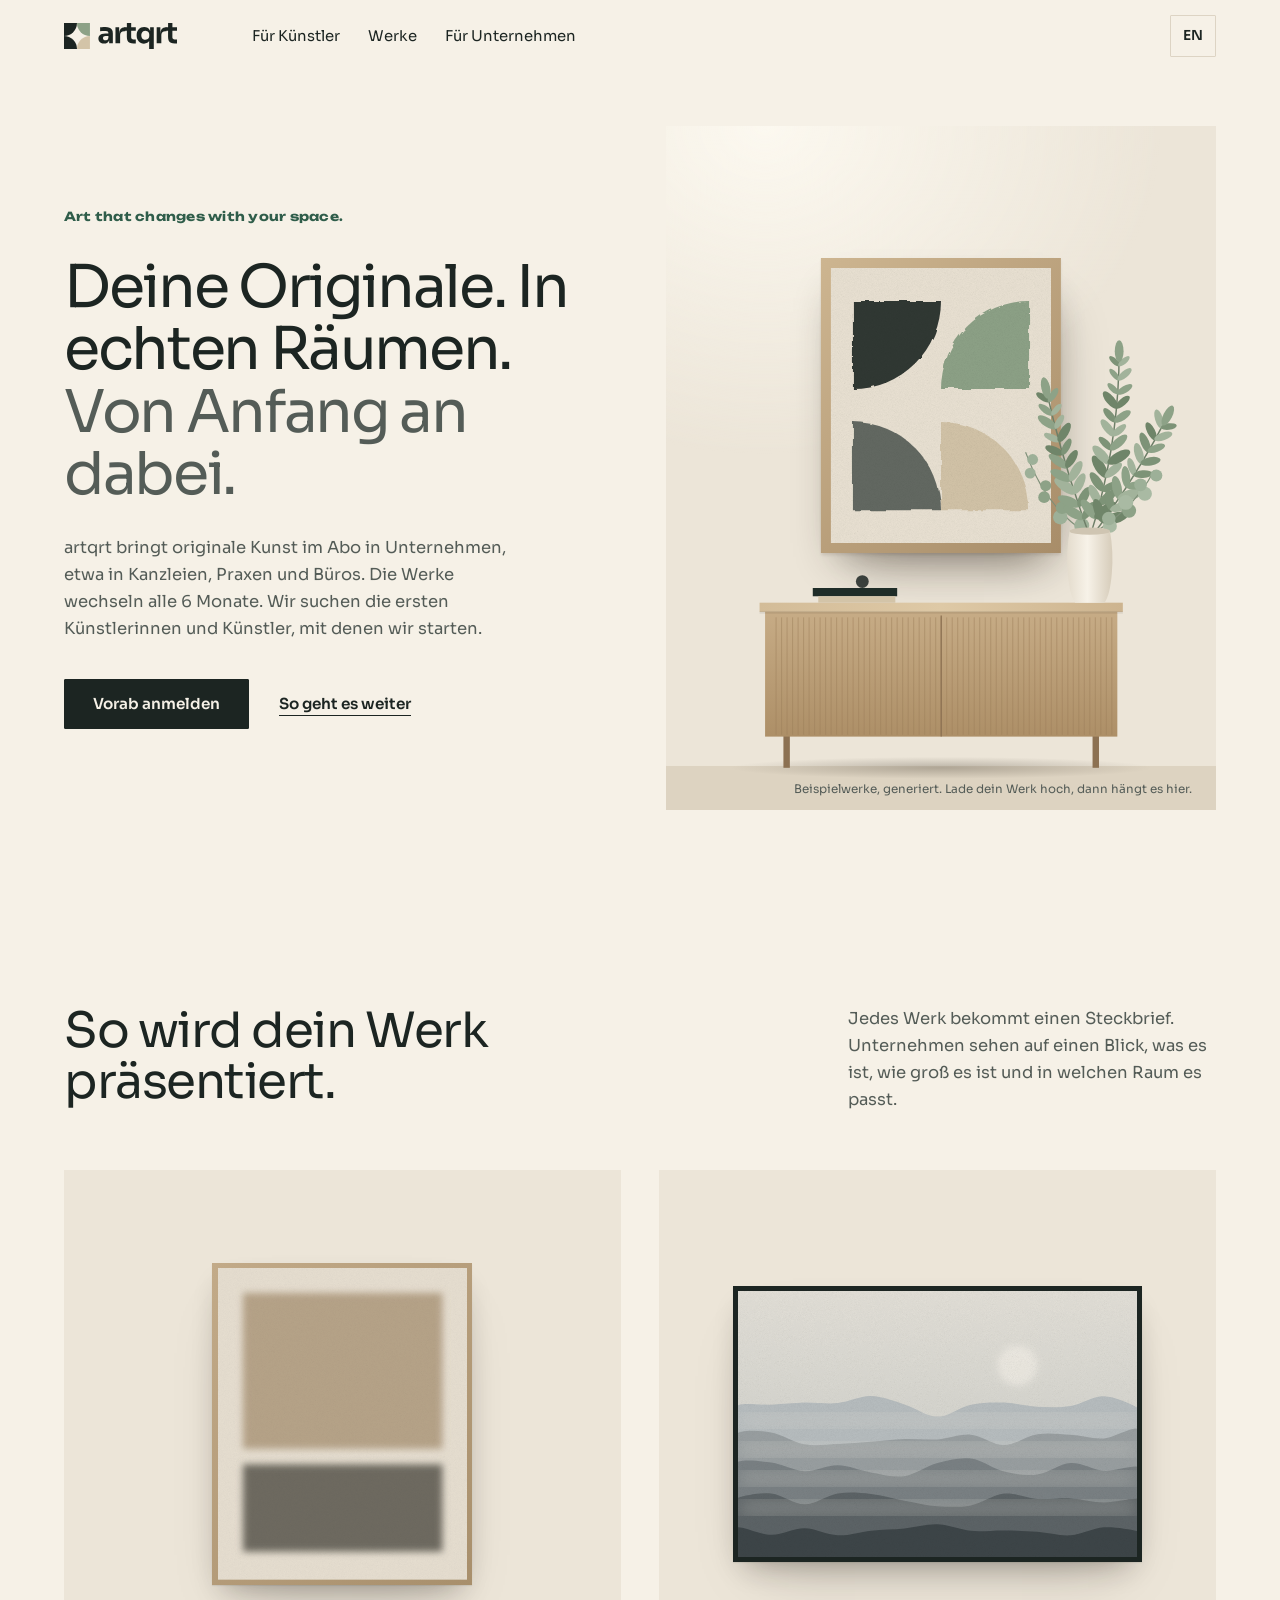
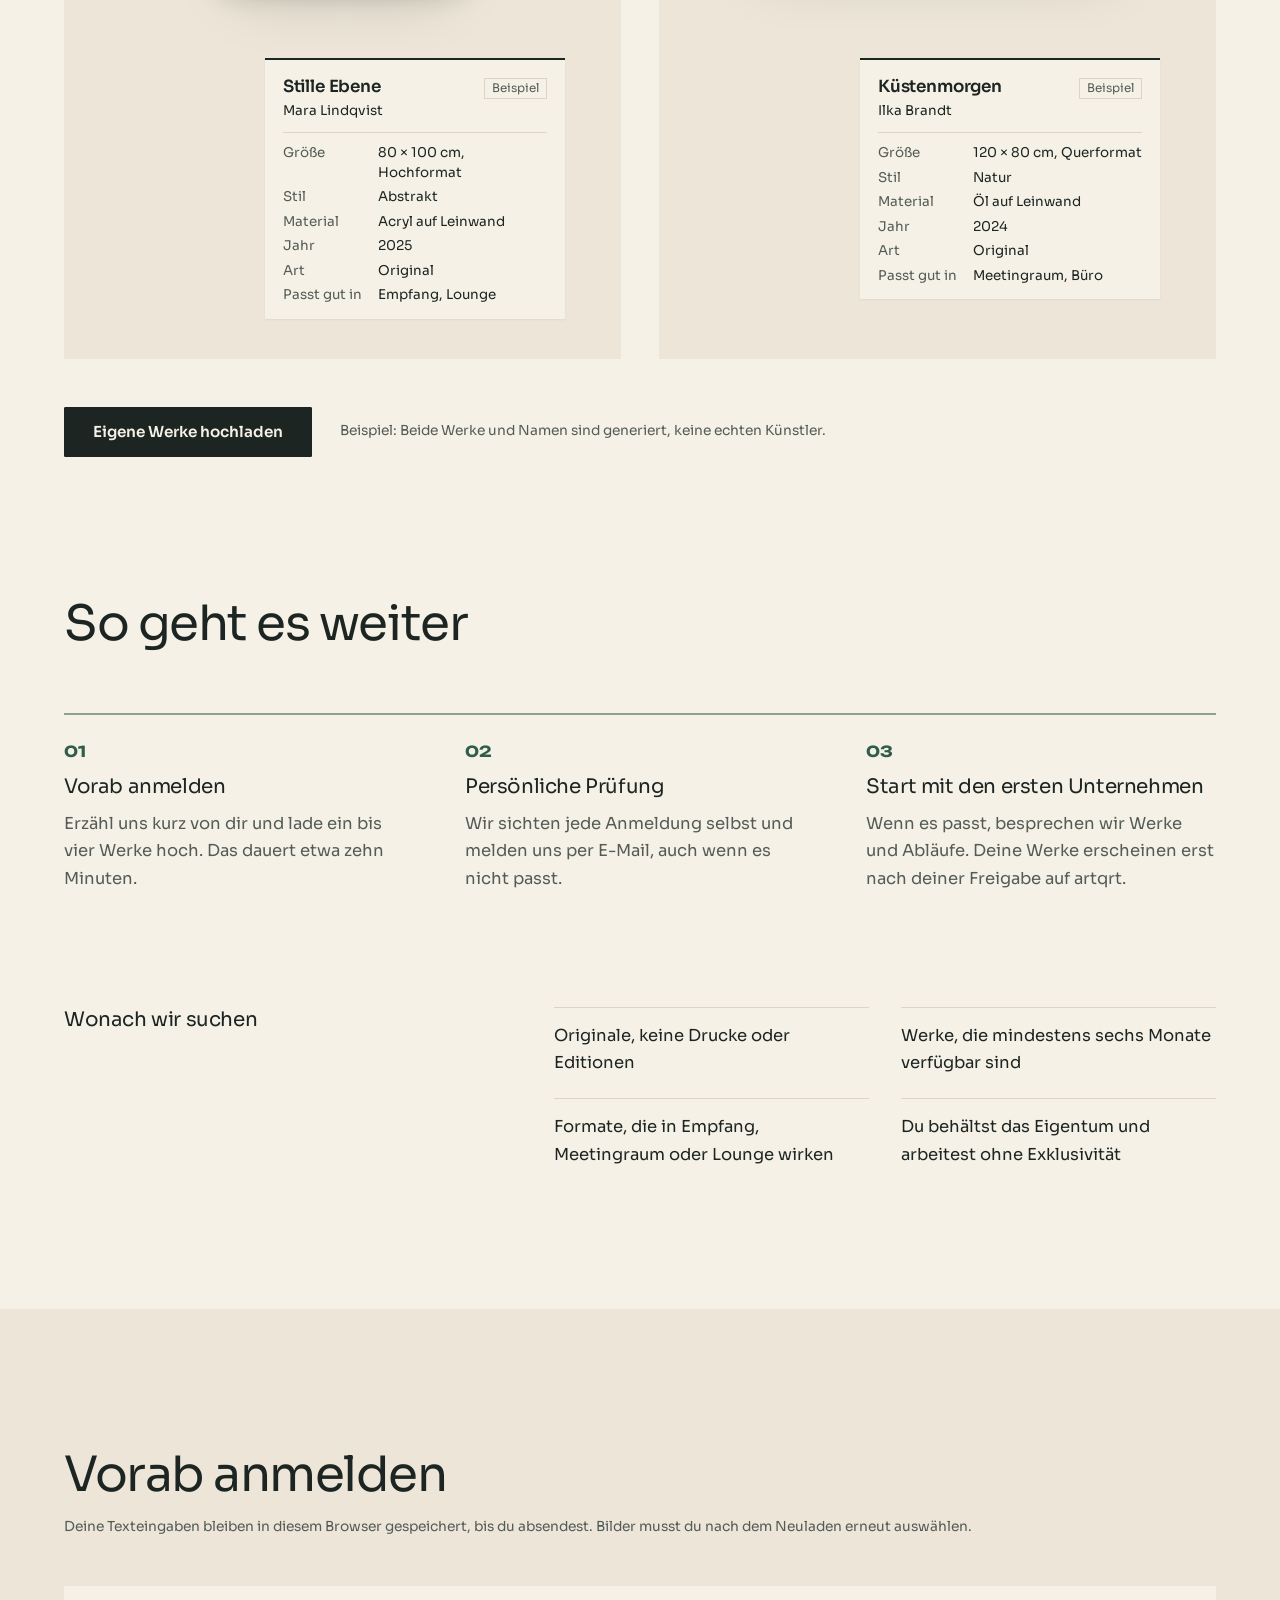
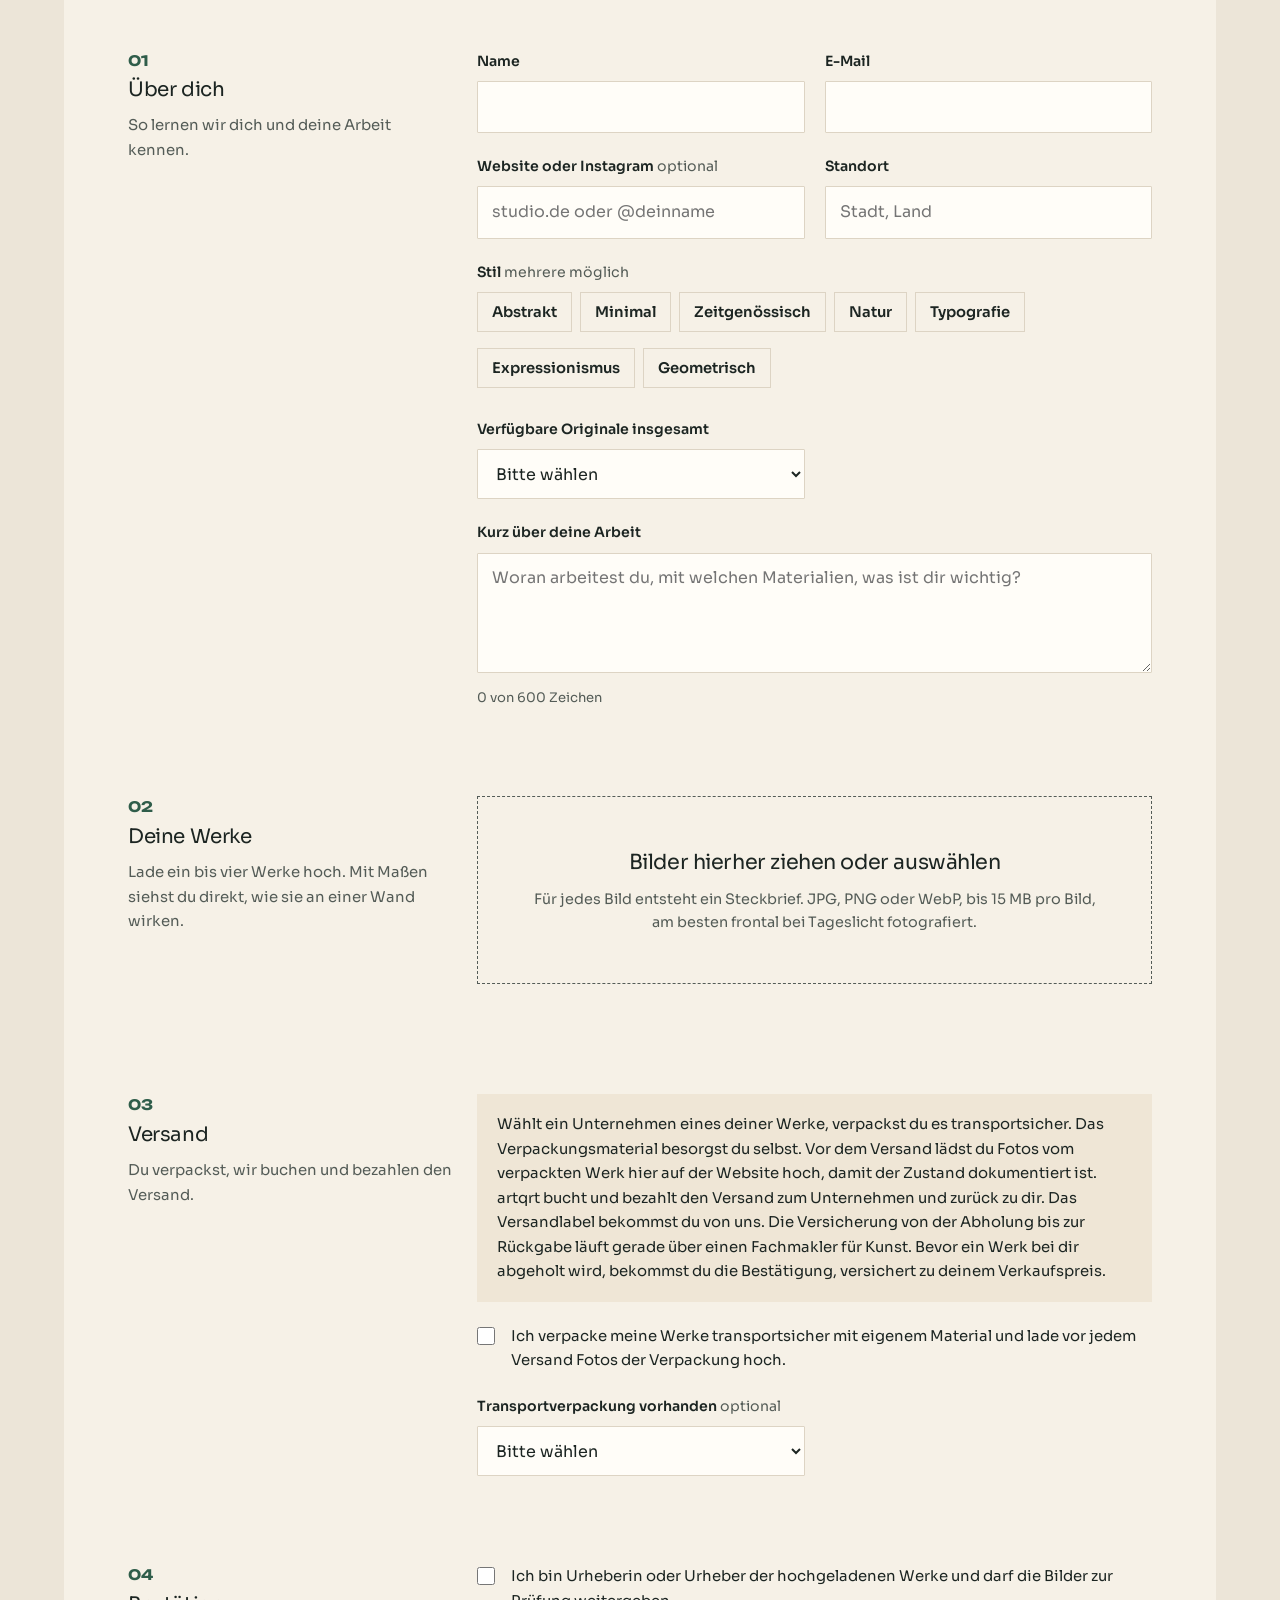
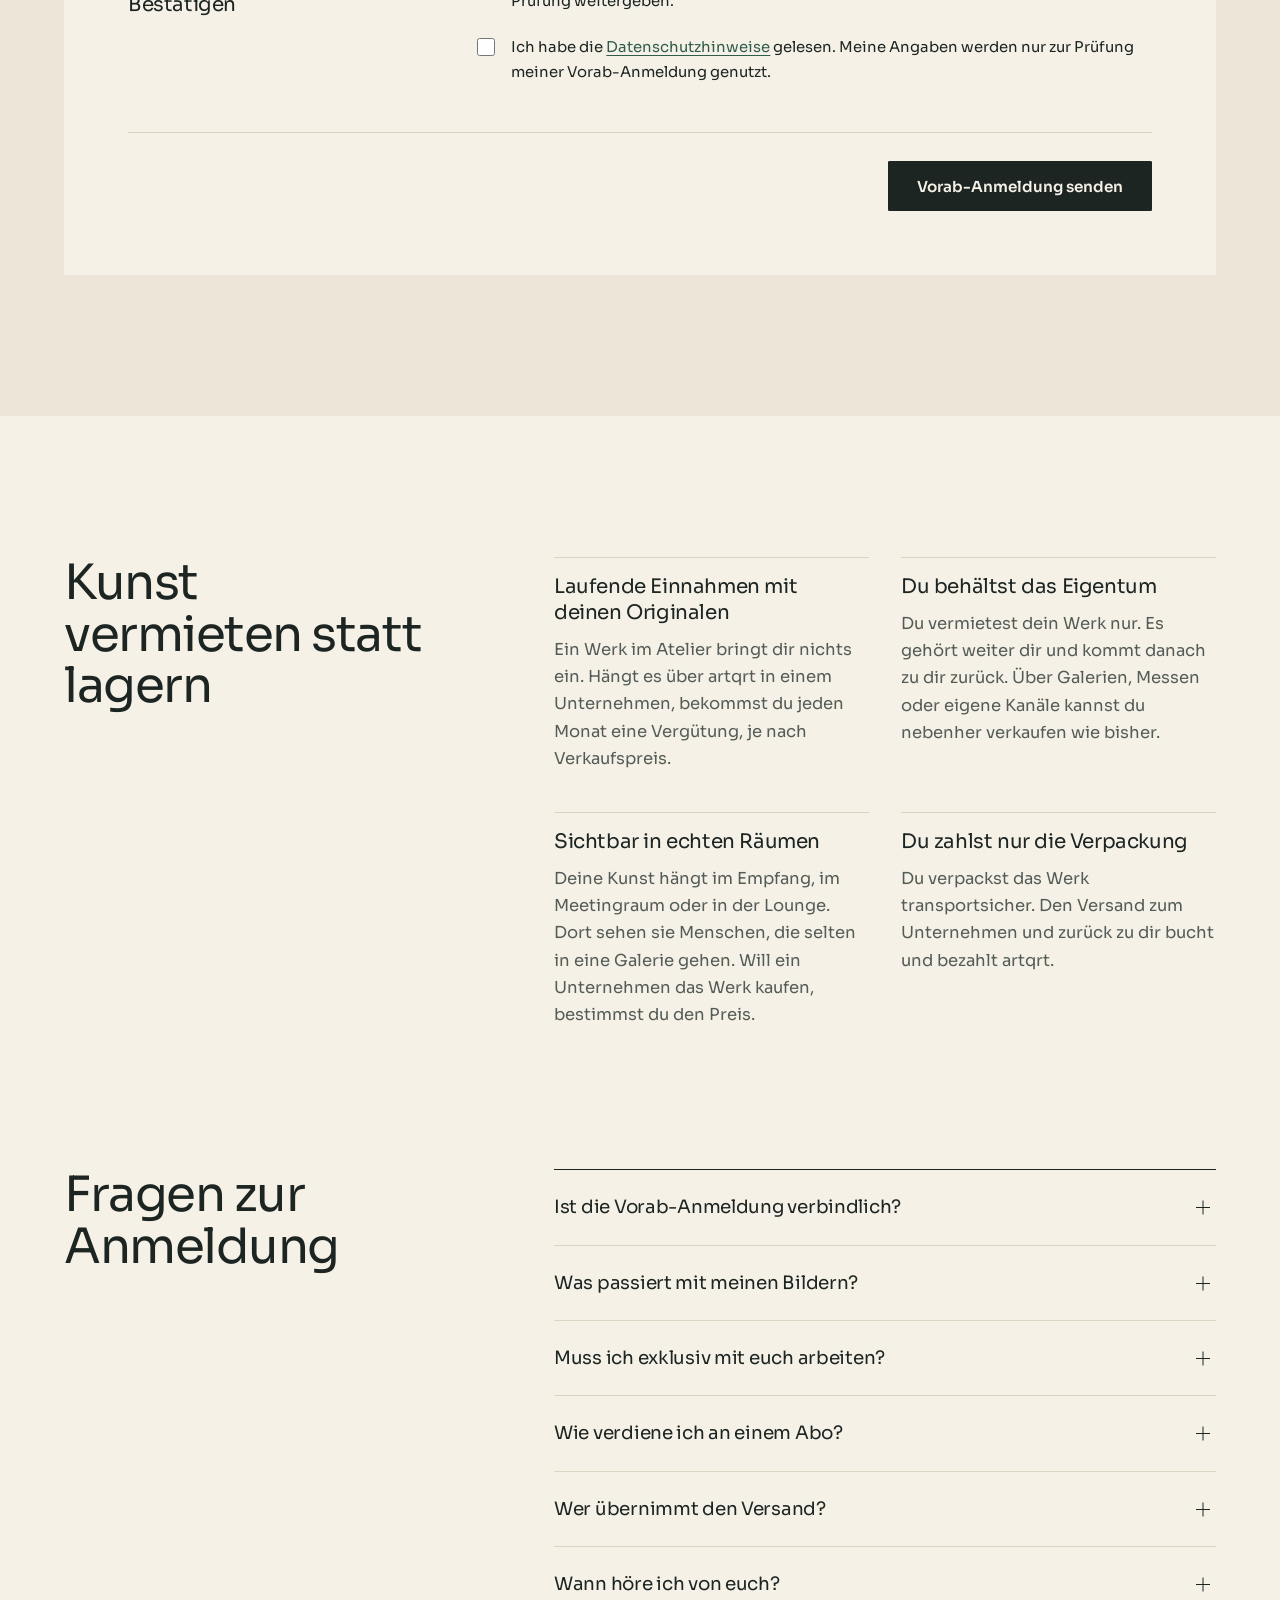
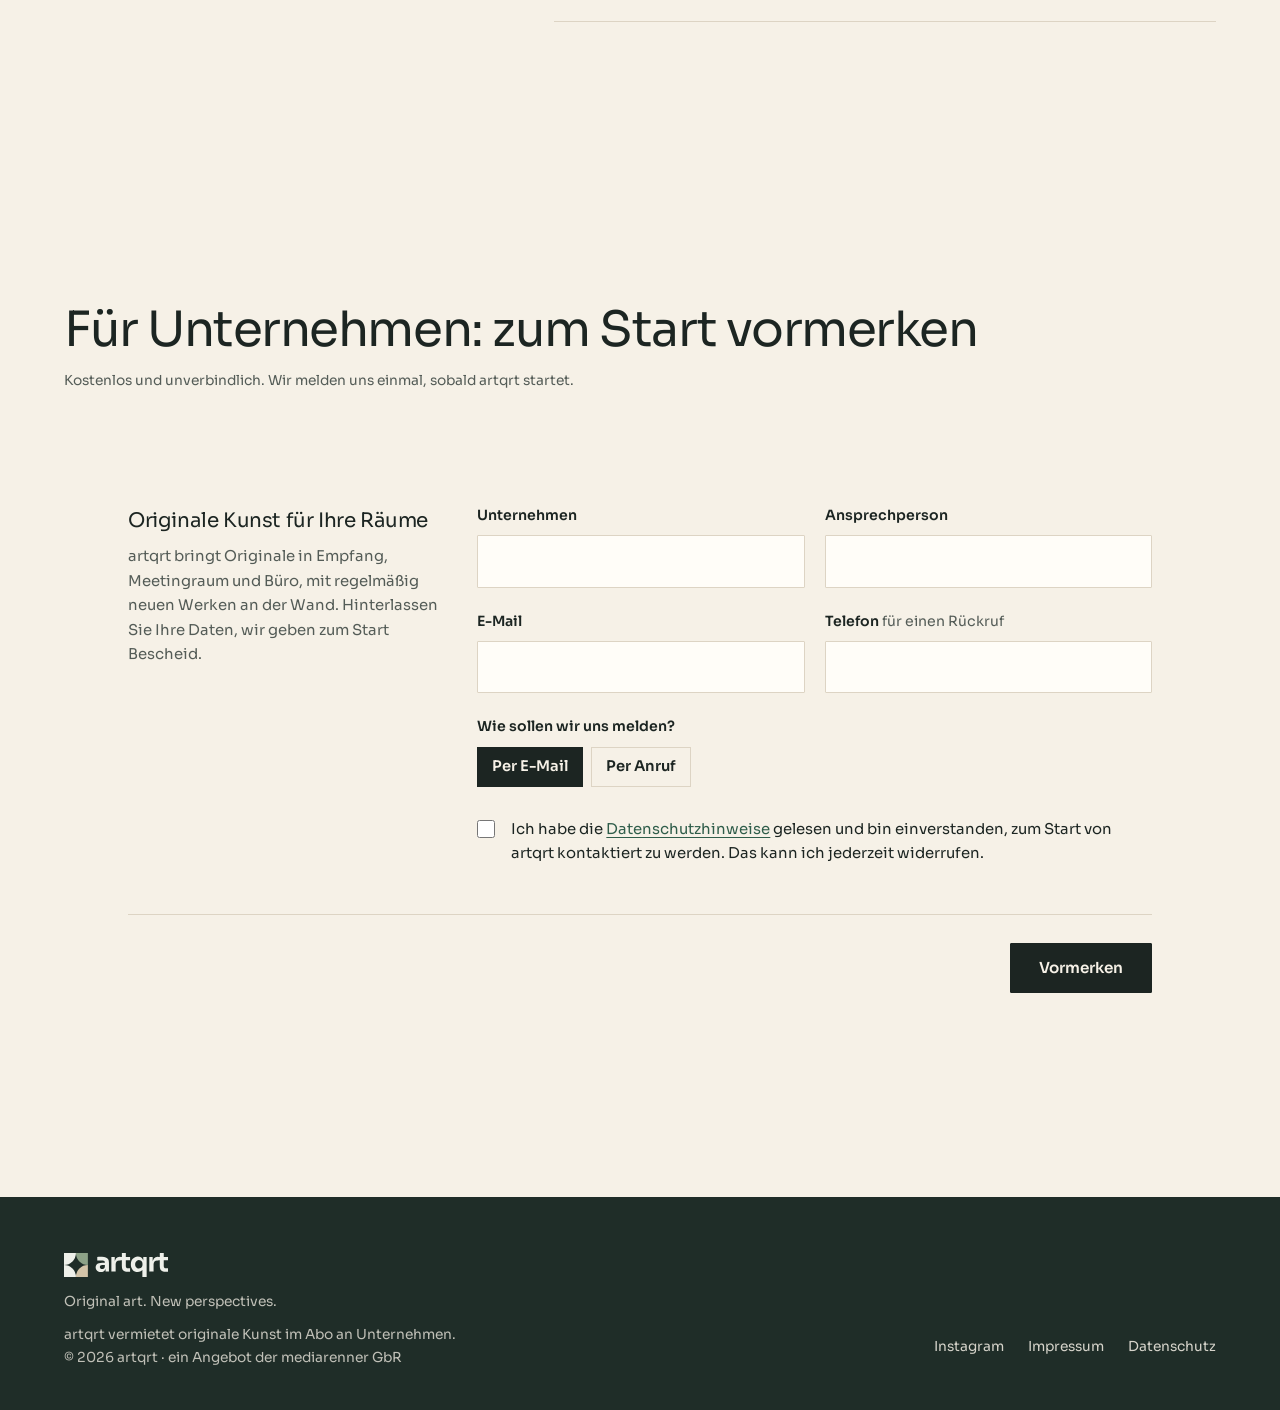
<file: index.html>
<!DOCTYPE html>
<html lang="de" data-title-en="Rent out your art as an artist: pre-register now | artqrt">
<head>
<meta charset="utf-8">
<meta name="viewport" content="width=device-width, initial-scale=1, viewport-fit=cover">
<title>Kunst vermieten als Künstler: jetzt vorab anmelden | artqrt</title>
<meta name="description" content="Vermiete deine Originale an Unternehmen und verdiene an jedem Abo-Monat mit. Du behältst das Eigentum, ohne Exklusivität. Jetzt ein bis vier Werke einreichen.">
<link rel="canonical" href="https://www.artqrt.de/">
<meta property="og:type" content="website">
<meta property="og:site_name" content="artqrt">
<meta property="og:locale" content="de_DE">
<meta property="og:url" content="https://www.artqrt.de/">
<meta property="og:title" content="Kunst vermieten als Künstler: jetzt vorab anmelden | artqrt">
<meta property="og:description" content="Vermiete deine Originale an Unternehmen und verdiene an jedem Abo-Monat mit. Du behältst das Eigentum, ohne Exklusivität. Jetzt ein bis vier Werke einreichen.">
<meta property="og:image" content="https://www.artqrt.de/assets/og.png">
<meta property="og:image:width" content="1200">
<meta property="og:image:height" content="630">
<meta property="og:image:alt" content="artqrt: originale Kunst im Abo für Unternehmen">
<meta name="twitter:card" content="summary_large_image">
<script type="application/ld+json">{"@context": "https://schema.org", "@graph": [{"@type": "Organization", "@id": "https://www.artqrt.de/#org", "name": "artqrt", "legalName": "mediarenner GbR", "description": "artqrt vermietet originale Kunst im Abo an Unternehmen. Die Werke wechseln alle 6 Monate, der Versand ist im Preis enthalten.", "url": "https://www.artqrt.de/", "logo": "https://www.artqrt.de/assets/logo.svg", "email": "info@artqrt.de", "telephone": "+49 176 47305606", "vatID": "DE364329565", "address": {"@type": "PostalAddress", "streetAddress": "Liskircherstraße 17", "postalCode": "93049", "addressLocality": "Regensburg", "addressCountry": "DE"}, "slogan": "Art that changes with your space.", "sameAs": ["https://www.instagram.com/artqrt.official/"]}, {"@type": "BreadcrumbList", "itemListElement": [{"@type": "ListItem", "position": 1, "name": "artqrt", "item": "https://www.artqrt.de/"}, {"@type": "ListItem", "position": 2, "name": "Für Künstler", "item": "https://www.artqrt.de/"}]}, {"@type": "FAQPage", "mainEntity": [{"@type": "Question", "name": "Ist die Vorab-Anmeldung verbindlich?", "acceptedAnswer": {"@type": "Answer", "text": "Nein. Sie ist kostenlos und unverbindlich. Eine Vereinbarung schließen wir erst, wenn beide Seiten zusammenarbeiten möchten."}}, {"@type": "Question", "name": "Was passiert mit meinen Bildern?", "acceptedAnswer": {"@type": "Answer", "text": "Wir nutzen sie nur, um deine Vorab-Anmeldung zu prüfen. Ohne deine ausdrückliche Zustimmung wird nichts veröffentlicht."}}, {"@type": "Question", "name": "Muss ich exklusiv mit euch arbeiten?", "acceptedAnswer": {"@type": "Answer", "text": "Nein. Deine Werke bleiben dein Eigentum. Du verkaufst weiter über Galerien, Messen oder deine eigenen Kanäle."}}, {"@type": "Question", "name": "Wer übernimmt den Versand?", "acceptedAnswer": {"@type": "Answer", "text": "Du verpackst das Werk transportsicher mit eigenem Material und lädst Fotos der Verpackung hoch. artqrt bucht und bezahlt den Versand zum Unternehmen und zurück zu dir. Die Versicherung von der Abholung bis zur Rückgabe läuft gerade über einen Fachmakler für Kunst. Bevor ein Werk bei dir abgeholt wird, bekommst du die Bestätigung, versichert zu deinem Verkaufspreis."}}, {"@type": "Question", "name": "Wann höre ich von euch?", "acceptedAnswer": {"@type": "Answer", "text": "Wir prüfen Vorab-Anmeldungen in der Reihenfolge des Eingangs und melden uns bei allen, auch wenn es aktuell nicht passt."}}]}]}</script>
<link rel="icon" href="assets/favicon.svg" type="image/svg+xml">
<meta name="theme-color" content="#F6F1E7">
<meta name="color-scheme" content="light">
<link rel="stylesheet" href="assets/site.css">
<script src="assets/site.js"></script>
</head>
<body>
<header class="nav" id="nav">
  <div class="wrap nav-in">
    <a href="index.html" class="brand" aria-label="artqrt Startseite" data-en-label="artqrt home"><img class="logo" src="assets/logo.svg" alt="artqrt" width="113" height="26"></a>
    <nav class="nav-links" aria-label="Hauptnavigation" data-en-label="Main navigation">
      <a href="index.html#anmelden" data-en="For artists">Für Künstler</a>
      <a href="bibliothek.html" data-en="Works">Werke</a>
      <a href="index.html#unternehmen" data-en="For companies">Für Unternehmen</a>
    </nav>
    <div class="nav-tools">
      <button class="lang" id="lang" type="button">EN</button>
    </div>
  </div>
</header>
<svg width="0" height="0" style="position:absolute" aria-hidden="true"><defs>
  <filter id="grain" x="0" y="0" width="100%" height="100%"><feTurbulence type="fractalNoise" baseFrequency=".85" numOctaves="2" stitchTiles="stitch"/><feColorMatrix type="saturate" values="0"/></filter>
  <filter id="soft" x="-15%" y="-15%" width="130%" height="130%"><feGaussianBlur stdDeviation="9"/></filter>
  <filter id="haze" x="-10%" y="-10%" width="120%" height="120%"><feGaussianBlur stdDeviation="22"/></filter>
  <filter id="soft2" x="-5%" y="-5%" width="110%" height="110%"><feTurbulence type="fractalNoise" baseFrequency=".035" numOctaves="3" seed="4" result="n"/><feDisplacementMap in="SourceGraphic" in2="n" scale="9"/></filter>
</defs></svg>



<main id="top">
  <section class="hero" aria-labelledby="h1">
    <div class="wrap hero-grid">
      <div class="hero-copy">
        <p class="kicker">Art that changes with your space.</p>
        <h1 id="h1" data-en="Your originals. In real rooms. &lt;span&gt;In from the start.&lt;/span&gt;">Deine Originale. In echten Räumen. <span>Von Anfang an dabei.</span></h1>
        <p class="hero-sub" data-en="&lt;span data-brand&gt;artqrt&lt;/span&gt; brings original art by subscription into companies such as law firms, medical practices and offices. The works change every 6 months. We are looking for the first artists to start with."><span data-brand>artqrt</span> bringt originale Kunst im Abo in Unternehmen, etwa in Kanzleien, Praxen und Büros. Die Werke wechseln alle 6 Monate. Wir suchen die ersten Künstlerinnen und Künstler, mit denen wir starten.</p>
        <div class="hero-cta">
          <a href="#anmelden" class="btn" data-en="Pre-register">Vorab anmelden</a>
          <a href="#ablauf" class="link" data-en="What happens next">So geht es weiter</a>
        </div>
      </div>
      <div class="hero-scene" aria-hidden="true">
        <div class="room">
          <div class="painting" id="painting"><div class="canvas" id="canvas"><svg viewBox="0 0 400 500" preserveAspectRatio="xMidYMid slice" role="img" aria-label="Beispielwerk, generiert">
<rect width="400" height="500" fill="#EAE2D3"/>
<path d="M40 60 H200 A160 160 0 0 1 40 220 Z" fill="#1C2522" filter="url(#soft2)" opacity=".9"/>
<path d="M360 220 H200 A160 160 0 0 1 360 60 Z" fill="#8DA287" filter="url(#soft2)"/>
<path d="M40 440 V280 A160 160 0 0 1 200 440 Z" fill="#545C57" filter="url(#soft2)" opacity=".9"/>
<path d="M200 280 A160 160 0 0 1 360 440 H200 Z" fill="#D3C4A8" filter="url(#soft2)"/>
<rect width="400" height="500" filter="url(#grain)" opacity=".18" style="mix-blend-mode:multiply"/>
</svg></div></div>
          <svg class="room-svg" viewBox="0 0 600 750" preserveAspectRatio="xMidYMax meet" aria-hidden="true">
<defs>
 <linearGradient id="oak" x1="0" y1="0" x2="0" y2="1"><stop offset="0" stop-color="#C7AC86"/><stop offset="1" stop-color="#AD8F67"/></linearGradient>
 <linearGradient id="oakTop" x1="0" y1="0" x2="1" y2="0"><stop offset="0" stop-color="#D3BC98"/><stop offset=".5" stop-color="#DEC9A6"/><stop offset="1" stop-color="#CDB48F"/></linearGradient>
 <linearGradient id="vase" x1="0" y1="0" x2="1" y2="0"><stop offset="0" stop-color="#E4DCCD"/><stop offset=".45" stop-color="#F7F2E8"/><stop offset="1" stop-color="#D6CCBA"/></linearGradient>
 <radialGradient id="floorShadow" cx=".5" cy=".5" r=".5"><stop offset="0" stop-color="#3B3328" stop-opacity=".28"/><stop offset="1" stop-color="#3B3328" stop-opacity="0"/></radialGradient>
</defs>
<rect x="0" y="702" width="600" height="48" fill="var(--floor)"/>
<ellipse cx="300" cy="704" rx="230" ry="12" fill="url(#floorShadow)"/>
<rect x="128" y="668" width="7" height="36" fill="#8C7152"/><rect x="465" y="668" width="7" height="36" fill="#8C7152"/>
<rect x="108" y="532" width="384" height="138" fill="url(#oak)"/>
<g stroke="#9C7F5A" stroke-opacity=".55" stroke-width="1"><line x1="120" y1="540" x2="120" y2="668"/><line x1="126" y1="540" x2="126" y2="668"/><line x1="132" y1="540" x2="132" y2="668"/><line x1="138" y1="540" x2="138" y2="668"/><line x1="144" y1="540" x2="144" y2="668"/><line x1="150" y1="540" x2="150" y2="668"/><line x1="156" y1="540" x2="156" y2="668"/><line x1="162" y1="540" x2="162" y2="668"/><line x1="168" y1="540" x2="168" y2="668"/><line x1="174" y1="540" x2="174" y2="668"/><line x1="180" y1="540" x2="180" y2="668"/><line x1="186" y1="540" x2="186" y2="668"/><line x1="192" y1="540" x2="192" y2="668"/><line x1="198" y1="540" x2="198" y2="668"/><line x1="204" y1="540" x2="204" y2="668"/><line x1="210" y1="540" x2="210" y2="668"/><line x1="216" y1="540" x2="216" y2="668"/><line x1="222" y1="540" x2="222" y2="668"/><line x1="228" y1="540" x2="228" y2="668"/><line x1="234" y1="540" x2="234" y2="668"/><line x1="240" y1="540" x2="240" y2="668"/><line x1="246" y1="540" x2="246" y2="668"/><line x1="252" y1="540" x2="252" y2="668"/><line x1="258" y1="540" x2="258" y2="668"/><line x1="264" y1="540" x2="264" y2="668"/><line x1="270" y1="540" x2="270" y2="668"/><line x1="276" y1="540" x2="276" y2="668"/><line x1="282" y1="540" x2="282" y2="668"/><line x1="288" y1="540" x2="288" y2="668"/><line x1="294" y1="540" x2="294" y2="668"/><line x1="300" y1="540" x2="300" y2="668"/><line x1="306" y1="540" x2="306" y2="668"/><line x1="312" y1="540" x2="312" y2="668"/><line x1="318" y1="540" x2="318" y2="668"/><line x1="324" y1="540" x2="324" y2="668"/><line x1="330" y1="540" x2="330" y2="668"/><line x1="336" y1="540" x2="336" y2="668"/><line x1="342" y1="540" x2="342" y2="668"/><line x1="348" y1="540" x2="348" y2="668"/><line x1="354" y1="540" x2="354" y2="668"/><line x1="360" y1="540" x2="360" y2="668"/><line x1="366" y1="540" x2="366" y2="668"/><line x1="372" y1="540" x2="372" y2="668"/><line x1="378" y1="540" x2="378" y2="668"/><line x1="384" y1="540" x2="384" y2="668"/><line x1="390" y1="540" x2="390" y2="668"/><line x1="396" y1="540" x2="396" y2="668"/><line x1="402" y1="540" x2="402" y2="668"/><line x1="408" y1="540" x2="408" y2="668"/><line x1="414" y1="540" x2="414" y2="668"/><line x1="420" y1="540" x2="420" y2="668"/><line x1="426" y1="540" x2="426" y2="668"/><line x1="432" y1="540" x2="432" y2="668"/><line x1="438" y1="540" x2="438" y2="668"/><line x1="444" y1="540" x2="444" y2="668"/><line x1="450" y1="540" x2="450" y2="668"/><line x1="456" y1="540" x2="456" y2="668"/><line x1="462" y1="540" x2="462" y2="668"/><line x1="468" y1="540" x2="468" y2="668"/><line x1="474" y1="540" x2="474" y2="668"/><line x1="480" y1="540" x2="480" y2="668"/><line x1="486" y1="540" x2="486" y2="668"/></g>
<line x1="300" y1="538" x2="300" y2="670" stroke="#8C7152" stroke-width="1.4"/>
<rect x="102" y="524" width="396" height="10" fill="url(#oakTop)"/>
<rect x="102" y="533" width="396" height="3" fill="#000" opacity=".08"/>
<rect x="160" y="508" width="92" height="9" fill="#1F2D28"/><rect x="166" y="517" width="84" height="7" fill="#D3C4A8"/>
<circle cx="214" cy="501" r="7" fill="#1C2522" opacity=".85"/>
<g transform="translate(42,0)"><path d="M416,448 Q372,420 350,360" fill="none" stroke="#7E8F78" stroke-width="1.3"/><circle cx="411.2" cy="440.0" r="8.2" fill="#9DB098"/><circle cx="387.8" cy="430.8" r="7.9" fill="#9DB098"/><circle cx="389.7" cy="420.5" r="6.8" fill="#8DA287"/><circle cx="370.2" cy="409.0" r="6.4" fill="#8DA287"/><circle cx="371.9" cy="396.4" r="6.0" fill="#8DA287"/><circle cx="355.0" cy="382.7" r="5.9" fill="#9DB098"/><circle cx="357.7" cy="367.9" r="5.9" fill="#9DB098"/><path d="M418,446 Q390,370 372,290" fill="none" stroke="#6E7F68" stroke-width="1.6" stroke-linecap="round"/><ellipse cx="402.6" cy="426.2" rx="13.3" ry="5.3" fill="#8DA287" transform="rotate(-150.3 402.6 426.2)"/><ellipse cx="418.4" cy="423.8" rx="11.1" ry="4.4" fill="#7D9377" transform="rotate(-57.0 418.4 423.8)"/><ellipse cx="397.3" cy="413.7" rx="13.1" ry="5.2" fill="#8DA287" transform="rotate(-157.5 397.3 413.7)"/><ellipse cx="413.4" cy="408.7" rx="12.1" ry="4.8" fill="#7D9377" transform="rotate(-61.3 413.4 408.7)"/><ellipse cx="393.2" cy="397.1" rx="14.0" ry="5.6" fill="#A2B39B" transform="rotate(-145.1 393.2 397.1)"/><ellipse cx="408.4" cy="394.2" rx="12.4" ry="5.0" fill="#A2B39B" transform="rotate(-63.8 408.4 394.2)"/><ellipse cx="388.7" cy="385.3" rx="12.6" ry="5.1" fill="#8DA287" transform="rotate(-154.7 388.7 385.3)"/><ellipse cx="404.6" cy="380.5" rx="12.4" ry="5.0" fill="#A2B39B" transform="rotate(-59.8 404.6 380.5)"/><ellipse cx="385.6" cy="369.7" rx="12.3" ry="4.9" fill="#8DA287" transform="rotate(-144.7 385.6 369.7)"/><ellipse cx="400.0" cy="367.4" rx="11.3" ry="4.5" fill="#6F8569" transform="rotate(-58.4 400.0 367.4)"/><ellipse cx="381.5" cy="358.2" rx="10.8" ry="4.3" fill="#6F8569" transform="rotate(-157.6 381.5 358.2)"/><ellipse cx="394.5" cy="354.0" rx="9.8" ry="3.9" fill="#7D9377" transform="rotate(-62.9 394.5 354.0)"/><ellipse cx="378.7" cy="344.1" rx="9.4" ry="3.8" fill="#A2B39B" transform="rotate(-155.4 378.7 344.1)"/><ellipse cx="392.0" cy="338.4" rx="12.0" ry="4.8" fill="#6F8569" transform="rotate(-58.9 392.0 338.4)"/><ellipse cx="373.6" cy="327.4" rx="12.0" ry="4.8" fill="#8DA287" transform="rotate(-146.5 373.6 327.4)"/><ellipse cx="386.7" cy="326.7" rx="8.7" ry="3.5" fill="#A2B39B" transform="rotate(-58.5 386.7 326.7)"/><ellipse cx="372.0" cy="313.8" rx="9.6" ry="3.8" fill="#8DA287" transform="rotate(-143.1 372.0 313.8)"/><ellipse cx="383.6" cy="313.5" rx="8.0" ry="3.2" fill="#A2B39B" transform="rotate(-48.8 383.6 313.5)"/><ellipse cx="368.9" cy="300.2" rx="8.6" ry="3.5" fill="#6F8569" transform="rotate(-146.2 368.9 300.2)"/><ellipse cx="379.9" cy="297.8" rx="9.0" ry="3.6" fill="#8DA287" transform="rotate(-55.8 379.9 297.8)"/><ellipse cx="372.0" cy="290.0" rx="12.0" ry="4.8" fill="#8DA287" transform="rotate(-102.7 372.0 290.0)"/><path d="M422,446 Q452,350 452,250" fill="none" stroke="#6E7F68" stroke-width="1.6" stroke-linecap="round"/><ellipse cx="419.1" cy="422.1" rx="13.0" ry="5.2" fill="#8DA287" transform="rotate(-128.9 419.1 422.1)"/><ellipse cx="436.7" cy="423.6" rx="14.2" ry="5.7" fill="#6F8569" transform="rotate(-36.7 436.7 423.6)"/><ellipse cx="425.5" cy="406.6" rx="12.2" ry="4.9" fill="#A2B39B" transform="rotate(-117.0 425.5 406.6)"/><ellipse cx="439.3" cy="409.3" rx="12.6" ry="5.0" fill="#7D9377" transform="rotate(-38.8 439.3 409.3)"/><ellipse cx="427.9" cy="392.3" rx="12.4" ry="4.9" fill="#7D9377" transform="rotate(-124.8 427.9 392.3)"/><ellipse cx="442.8" cy="397.4" rx="10.6" ry="4.2" fill="#7D9377" transform="rotate(-25.2 442.8 397.4)"/><ellipse cx="430.9" cy="375.8" rx="14.0" ry="5.6" fill="#6F8569" transform="rotate(-121.9 430.9 375.8)"/><ellipse cx="445.7" cy="379.7" rx="11.8" ry="4.7" fill="#A2B39B" transform="rotate(-40.3 445.7 379.7)"/><ellipse cx="432.6" cy="362.9" rx="13.2" ry="5.3" fill="#A2B39B" transform="rotate(-132.9 432.6 362.9)"/><ellipse cx="451.6" cy="365.4" rx="13.9" ry="5.6" fill="#6F8569" transform="rotate(-29.2 451.6 365.4)"/><ellipse cx="437.0" cy="350.4" rx="9.7" ry="3.9" fill="#7D9377" transform="rotate(-135.8 437.0 350.4)"/><ellipse cx="451.4" cy="349.3" rx="12.0" ry="4.8" fill="#8DA287" transform="rotate(-41.6 451.4 349.3)"/><ellipse cx="439.4" cy="333.4" rx="11.3" ry="4.5" fill="#A2B39B" transform="rotate(-127.7 439.4 333.4)"/><ellipse cx="452.1" cy="336.0" rx="9.4" ry="3.8" fill="#A2B39B" transform="rotate(-40.3 452.1 336.0)"/><ellipse cx="441.7" cy="319.7" rx="9.8" ry="3.9" fill="#7D9377" transform="rotate(-131.5 441.7 319.7)"/><ellipse cx="455.5" cy="321.0" rx="10.6" ry="4.3" fill="#8DA287" transform="rotate(-33.5 455.5 321.0)"/><ellipse cx="442.4" cy="303.1" rx="11.7" ry="4.7" fill="#6F8569" transform="rotate(-129.8 442.4 303.1)"/><ellipse cx="455.8" cy="305.4" rx="9.8" ry="3.9" fill="#6F8569" transform="rotate(-40.7 455.8 305.4)"/><ellipse cx="445.3" cy="290.7" rx="8.1" ry="3.2" fill="#8DA287" transform="rotate(-134.7 445.3 290.7)"/><ellipse cx="457.9" cy="291.6" rx="9.6" ry="3.8" fill="#8DA287" transform="rotate(-30.3 457.9 291.6)"/><ellipse cx="446.8" cy="275.3" rx="7.8" ry="3.1" fill="#8DA287" transform="rotate(-130.1 446.8 275.3)"/><ellipse cx="457.9" cy="275.1" rx="9.6" ry="3.8" fill="#A2B39B" transform="rotate(-40.0 457.9 275.1)"/><ellipse cx="446.9" cy="260.7" rx="7.5" ry="3.0" fill="#7D9377" transform="rotate(-136.9 446.9 260.7)"/><ellipse cx="457.2" cy="260.8" rx="7.8" ry="3.1" fill="#A2B39B" transform="rotate(-40.4 457.2 260.8)"/><ellipse cx="452.0" cy="250.0" rx="12.0" ry="4.8" fill="#8DA287" transform="rotate(-90.0 452.0 250.0)"/><path d="M425,448 Q472,385 505,320" fill="none" stroke="#6E7F68" stroke-width="1.6" stroke-linecap="round"/><ellipse cx="430.2" cy="423.9" rx="13.6" ry="5.4" fill="#6F8569" transform="rotate(-109.3 430.2 423.9)"/><ellipse cx="447.1" cy="431.8" rx="14.8" ry="5.9" fill="#6F8569" transform="rotate(-15.7 447.1 431.8)"/><ellipse cx="441.3" cy="412.5" rx="11.6" ry="4.6" fill="#7D9377" transform="rotate(-100.7 441.3 412.5)"/><ellipse cx="453.4" cy="419.6" rx="11.8" ry="4.7" fill="#A2B39B" transform="rotate(-17.1 453.4 419.6)"/><ellipse cx="449.6" cy="398.6" rx="13.0" ry="5.2" fill="#8DA287" transform="rotate(-101.6 449.6 398.6)"/><ellipse cx="464.3" cy="406.5" rx="14.3" ry="5.7" fill="#A2B39B" transform="rotate(-16.0 464.3 406.5)"/><ellipse cx="459.3" cy="386.7" rx="11.8" ry="4.7" fill="#8DA287" transform="rotate(-96.0 459.3 386.7)"/><ellipse cx="469.9" cy="396.3" rx="10.7" ry="4.3" fill="#8DA287" transform="rotate(-5.9 469.9 396.3)"/><ellipse cx="465.7" cy="375.9" rx="10.1" ry="4.0" fill="#A2B39B" transform="rotate(-107.9 465.7 375.9)"/><ellipse cx="477.9" cy="383.9" rx="10.5" ry="4.2" fill="#7D9377" transform="rotate(-3.8 477.9 383.9)"/><ellipse cx="473.5" cy="361.4" rx="11.8" ry="4.7" fill="#A2B39B" transform="rotate(-105.6 473.5 361.4)"/><ellipse cx="486.2" cy="369.9" rx="11.1" ry="4.5" fill="#7D9377" transform="rotate(-10.3 486.2 369.9)"/><ellipse cx="480.1" cy="349.3" rx="11.5" ry="4.6" fill="#7D9377" transform="rotate(-112.1 480.1 349.3)"/><ellipse cx="492.5" cy="355.7" rx="10.1" ry="4.1" fill="#8DA287" transform="rotate(-20.0 492.5 355.7)"/><ellipse cx="486.8" cy="337.2" rx="10.8" ry="4.3" fill="#6F8569" transform="rotate(-116.8 486.8 337.2)"/><ellipse cx="500.1" cy="342.7" rx="10.4" ry="4.2" fill="#A2B39B" transform="rotate(-19.8 500.1 342.7)"/><ellipse cx="495.4" cy="323.7" rx="10.8" ry="4.3" fill="#A2B39B" transform="rotate(-107.0 495.4 323.7)"/><ellipse cx="506.1" cy="332.0" rx="8.7" ry="3.5" fill="#7D9377" transform="rotate(-6.9 506.1 332.0)"/><ellipse cx="505.0" cy="320.0" rx="12.0" ry="4.8" fill="#8DA287" transform="rotate(-63.1 505.0 320.0)"/><path d="M424,448 Q470,420 490,380" fill="none" stroke="#7E8F78" stroke-width="1.3"/><circle cx="441.9" cy="440.3" r="7.6" fill="#A9BAA3"/><circle cx="440.7" cy="432.2" r="7.4" fill="#9DB098"/><circle cx="462.8" cy="423.7" r="7.7" fill="#8DA287"/><circle cx="459.2" cy="414.7" r="8.1" fill="#A9BAA3"/><circle cx="480.0" cy="405.3" r="7.7" fill="#A9BAA3"/><circle cx="475.3" cy="395.5" r="7.0" fill="#9DB098"/><circle cx="492.5" cy="385.3" r="6.6" fill="#9DB098"/><path d="M398 446 Q394 468 396 492 Q398 516 404 524 L436 524 Q442 516 444 492 Q446 468 442 446 Z" fill="url(#vase)"/>
<ellipse cx="420" cy="446" rx="22" ry="4" fill="#CFC5B2"/></g>
</svg>
        </div>
        <p class="room-note" id="roomNote">Beispielwerke, generiert. Lade dein Werk hoch, dann hängt es hier.</p>
      </div>
    </div>
  </section>

  <section class="section" aria-labelledby="exh" style="padding-bottom:0">
    <div class="wrap">
      <div class="grid12">
        <h2 id="exh" class="ex-h" data-en="How your work is presented.">So wird dein Werk präsentiert.</h2>
        <p class="muted ex-p" data-en="Every work gets a fact sheet. Companies see at a glance what it is, how big it is and which room it suits.">Jedes Werk bekommt einen Steckbrief. Unternehmen sehen auf einen Blick, was es ist, wie groß es ist und in welchen Raum es passt.</p>
      </div>
      <div class="examples" id="examples"></div>
      <div class="ex-cta"><a href="#anmelden" class="btn" data-en="Upload your own works">Eigene Werke hochladen</a><span class="muted small" data-en="Example: both works and names are generated, not real artists.">Beispiel: Beide Werke und Namen sind generiert, keine echten Künstler.</span></div>
    </div>
  </section>

  <section class="section" id="ablauf" aria-labelledby="abh">
    <div class="wrap">
      <h2 id="abh" data-en="What happens next">So geht es weiter</h2>
      <div class="process">
        <article><div class="n">01</div><h3 data-en="Pre-register">Vorab anmelden</h3><p data-en="Tell us a bit about yourself and upload one to four works. It takes about ten minutes.">Erzähl uns kurz von dir und lade ein bis vier Werke hoch. Das dauert etwa zehn Minuten.</p></article>
        <article><div class="n">02</div><h3 data-en="Personal review">Persönliche Prüfung</h3><p data-en="We look at every application ourselves and reply by email, even if it&#x27;s a no.">Wir sichten jede Anmeldung selbst und melden uns per E-Mail, auch wenn es nicht passt.</p></article>
        <article><div class="n">03</div><h3 data-en="Start with the first companies">Start mit den ersten Unternehmen</h3><p data-en="If it&#x27;s a fit, we talk through works and logistics. Your works only appear on artqrt once you approve.">Wenn es passt, besprechen wir Werke und Abläufe. Deine Werke erscheinen erst nach deiner Freigabe auf artqrt.</p></article>
      </div>
      <div class="grid12 criteria">
        <h3 data-en="What we&#x27;re looking for">Wonach wir suchen</h3>
        <ul>
          <li data-en="Originals, no prints or editions">Originale, keine Drucke oder Editionen</li>
          <li data-en="Works that are available for at least six months">Werke, die mindestens sechs Monate verfügbar sind</li>
          <li data-en="Formats that work in a reception, meeting room or lounge">Formate, die in Empfang, Meetingraum oder Lounge wirken</li>
          <li data-en="You keep ownership and there&#x27;s no exclusivity">Du behältst das Eigentum und arbeitest ohne Exklusivität</li>
        </ul>
      </div>
    </div>
  </section>

  <section class="form-sec" id="anmelden" aria-labelledby="fh">
    <div class="wrap" id="formWrap">
      <div class="form-head">
        <h2 id="fh" data-en="Pre-register">Vorab anmelden</h2>
        <p class="muted small" id="draftNote" data-en="Your text entries stay saved in this browser until you submit. You&#x27;ll need to pick images again after a reload.">Deine Texteingaben bleiben in diesem Browser gespeichert, bis du absendest. Bilder musst du nach dem Neuladen erneut auswählen.</p>
      </div>

      <form id="form" novalidate>
        <div style="position:absolute;left:-9999px" aria-hidden="true"><label>Website<input type="text" id="hp" name="company_website" tabindex="-1" autocomplete="off"></label></div>
        <fieldset>
          <div class="fs-title"><div class="n">01</div><h3 data-en="About you">Über dich</h3><p data-en="So we get to know you and your work.">So lernen wir dich und deine Arbeit kennen.</p></div>
          <div class="fs-body">
            <div class="field"><label for="name">Name</label><input id="name" name="name" type="text" autocomplete="name" required><div class="error" data-en="Enter your name.">Gib deinen Namen ein.</div></div>
            <div class="field"><label for="email" data-en="Email">E-Mail</label><input id="email" name="email" type="email" autocomplete="email" inputmode="email" required><div class="error" data-en="Enter a valid email address, for example name@studio.de.">Gib eine gültige E-Mail-Adresse ein, zum Beispiel name@studio.de.</div></div>
            <div class="field"><label for="web" data-en="Website or Instagram &lt;span class=&quot;opt&quot;&gt;optional&lt;/span&gt;">Website oder Instagram <span class="opt">optional</span></label><input id="web" name="web" type="text" placeholder="studio.de oder @deinname" data-en-placeholder="studio.com or @yourname"></div>
            <div class="field"><label for="city" data-en="Location">Standort</label><input id="city" name="city" type="text" autocomplete="address-level2" placeholder="Stadt, Land" data-en-placeholder="City, country" required><div class="error" data-en="Tell us where you work.">Gib an, wo du arbeitest.</div></div>
            <div class="field full" id="styleField"><span class="lbl" data-en="Style &lt;span class=&quot;opt&quot;&gt;pick several&lt;/span&gt;">Stil <span class="opt">mehrere möglich</span></span>
              <div class="chips" id="styles"></div><div class="error" data-en="Pick at least one style.">Wähle mindestens einen Stil.</div></div>
            <div class="field"><label for="count" data-en="Originals available in total">Verfügbare Originale insgesamt</label>
              <select id="count" name="count" required><option value="" data-en="Please choose">Bitte wählen</option><option data-en="1 to 5">1 bis 5</option><option data-en="6 to 15">6 bis 15</option><option data-en="16 to 40">16 bis 40</option><option data-en="More than 40">Mehr als 40</option></select><div class="error" data-en="Choose a number.">Wähle eine Anzahl.</div></div>
            <div class="field full"><label for="bio" data-en="About your work, briefly">Kurz über deine Arbeit</label><textarea id="bio" name="bio" maxlength="600" placeholder="Woran arbeitest du, mit welchen Materialien, was ist dir wichtig?" data-en-placeholder="What are you working on, with which materials, what matters to you?" required></textarea><div class="hint"><span id="bioCount">0</span> <span data-en="of 600 characters">von 600 Zeichen</span></div><div class="error" data-en="Write a few sentences about your work.">Schreib ein paar Sätze über deine Arbeit.</div></div>
          </div>
        </fieldset>

        <fieldset>
          <div class="fs-title"><div class="n">02</div><h3 data-en="Your works">Deine Werke</h3><p data-en="Upload one to four works. With dimensions you see right away how they look on a wall.">Lade ein bis vier Werke hoch. Mit Maßen siehst du direkt, wie sie an einer Wand wirken.</p></div>
          <div class="fs-body" id="worksField">
            <label class="drop" id="drop" for="files">
              <input id="files" type="file" accept="image/jpeg,image/png,image/webp" multiple>
              <strong><span class="d-desk" data-en="Drag images here or choose them">Bilder hierher ziehen oder auswählen</span><span class="d-touch" data-en="Choose photos">Fotos auswählen</span></strong>
              <p data-en="Each image gets a fact sheet. JPG, PNG or WebP, up to 15 MB per image, ideally shot straight on in daylight.">Für jedes Bild entsteht ein Steckbrief. JPG, PNG oder WebP, bis 15 MB pro Bild, am besten frontal bei Tageslicht fotografiert.</p>
            </label>
            <div class="counter" id="counter" aria-live="polite"></div>
            <div class="works" id="works"></div>
            <div class="field full" id="worksErr" style="margin-top:-8px"><div class="error" id="worksErrText">Lade mindestens ein Werk hoch.</div></div>
          </div>
        </fieldset>

        <fieldset>
          <div class="fs-title"><div class="n">03</div><h3 data-en="Shipping">Versand</h3><p data-en="You pack, we book and pay for shipping.">Du verpackst, wir buchen und bezahlen den Versand.</p></div>
          <div class="fs-body">
            <details class="field full ship-info" id="shipInfo" open><summary data-en="How shipping works">So läuft der Versand</summary><p data-en="When a company chooses one of your works, you pack it so it&#x27;s safe for transport. You get the packaging material yourself. Before shipping you upload photos of the packed work here on the website, so its condition is documented. artqrt books and pays for shipping to the company and back to you, and sends you the shipping label. Insurance from pickup to return is currently being arranged through a specialist art broker. Before a work is picked up from you, you will receive confirmation that it is insured at your sale price.">Wählt ein Unternehmen eines deiner Werke, verpackst du es transportsicher. Das Verpackungsmaterial besorgst du selbst. Vor dem Versand lädst du Fotos vom verpackten Werk hier auf der Website hoch, damit der Zustand dokumentiert ist. artqrt bucht und bezahlt den Versand zum Unternehmen und zurück zu dir. Das Versandlabel bekommst du von uns. Die Versicherung von der Abholung bis zur Rückgabe läuft gerade über einen Fachmakler für Kunst. Bevor ein Werk bei dir abgeholt wird, bekommst du die Bestätigung, versichert zu deinem Verkaufspreis.</p></details>
            <div class="field full" id="shipField"><label class="check"><input type="checkbox" id="shipOk"><span data-en="I pack my works safely for transport with my own material and upload photos of the packaging before every shipment.">Ich verpacke meine Werke transportsicher mit eigenem Material und lade vor jedem Versand Fotos der Verpackung hoch.</span></label><div class="error" data-en="Please confirm that you&#x27;ll handle the packaging.">Bestätige bitte, dass du die Verpackung übernimmst.</div></div>
            <div class="field"><label for="pack" data-en="Transport packaging on hand &lt;span class=&quot;opt&quot;&gt;optional&lt;/span&gt;">Transportverpackung vorhanden <span class="opt">optional</span></label>
              <select id="pack" name="pack"><option value="" data-en="Please choose">Bitte wählen</option><option data-en="Yes, for all works">Ja, für alle Werke</option><option data-en="For some works">Für einige Werke</option><option data-en="No, I&#x27;ll get it when needed">Nein, besorge ich bei Bedarf</option></select></div>
          </div>
        </fieldset>

        <fieldset>
          <div class="fs-title"><div class="n">04</div><h3 data-en="Confirm">Bestätigen</h3></div>
          <div class="fs-body">
            <div class="field full" id="rightsField"><label class="check"><input type="checkbox" id="rights"><span data-en="I am the creator of the uploaded works and may share the images for review.">Ich bin Urheberin oder Urheber der hochgeladenen Werke und darf die Bilder zur Prüfung weitergeben.</span></label><div class="error" data-en="Please confirm that you are the creator.">Bestätige bitte deine Urheberschaft.</div></div>
            <div class="field full" id="privacyField"><label class="check"><input type="checkbox" id="privacy"><span data-en="I have read the &lt;a href=&quot;datenschutz.html&quot; target=&quot;_blank&quot; rel=&quot;noopener&quot;&gt;privacy notice&lt;/a&gt;. My details are only used to review my pre-registration.">Ich habe die <a href="datenschutz.html" target="_blank" rel="noopener">Datenschutzhinweise</a> gelesen. Meine Angaben werden nur zur Prüfung meiner Vorab-Anmeldung genutzt.</span></label><div class="error" data-en="Agree to the privacy notice so we can process your application.">Stimme den Datenschutzhinweisen zu, damit wir deine Anmeldung bearbeiten können.</div></div>
          </div>
        </fieldset>

        <div class="submit-row">
          <div>
            <p class="form-error" id="formError" role="alert"></p>
          </div>
          <button class="btn" type="submit" id="submit" data-en="Send pre-registration">Vorab-Anmeldung senden</button>
        </div>
      </form>

      <div class="success" id="success" tabindex="-1">
        <h3 data-en="Pre-registration sent.">Vorab-Anmeldung gesendet.</h3>
        <p id="successText" data-en="Thanks. We look at your works ourselves and reply by email.">Danke. Wir sichten deine Werke persönlich und melden uns per E-Mail.</p>
        <p class="small" style="margin-top:28px"><button class="btn btn-quiet" type="button" id="again" data-en="Start another pre-registration">Weitere Vorab-Anmeldung starten</button></p>
      </div>
    </div>
  </section>

  <section class="section" aria-labelledby="guideh" style="padding-bottom:0">
    <div class="wrap grid12 guide">
      <h2 id="guideh" data-en="Rent out your art instead of storing it">Kunst vermieten statt lagern</h2>
      <div class="guide-list">
        <article><h3 data-en="Monthly income from your originals">Laufende Einnahmen mit deinen Originalen</h3><p data-en="A work in the studio earns you nothing. When it hangs in a company through artqrt, you get a monthly payment, depending on its sale price.">Ein Werk im Atelier bringt dir nichts ein. Hängt es über artqrt in einem Unternehmen, bekommst du jeden Monat eine Vergütung, je nach Verkaufspreis.</p></article>
        <article><h3 data-en="You keep ownership">Du behältst das Eigentum</h3><p data-en="You only rent out your work. It stays yours and comes back to you afterwards. You can keep selling through galleries, fairs or your own channels as before.">Du vermietest dein Werk nur. Es gehört weiter dir und kommt danach zu dir zurück. Über Galerien, Messen oder eigene Kanäle kannst du nebenher verkaufen wie bisher.</p></article>
        <article><h3 data-en="Seen in real rooms">Sichtbar in echten Räumen</h3><p data-en="Your art hangs in a reception, a meeting room or a lounge. People see it there who rarely go to a gallery. If a company wants to buy the work, you set the price.">Deine Kunst hängt im Empfang, im Meetingraum oder in der Lounge. Dort sehen sie Menschen, die selten in eine Galerie gehen. Will ein Unternehmen das Werk kaufen, bestimmst du den Preis.</p></article>
        <article><h3 data-en="You only pay for the packaging">Du zahlst nur die Verpackung</h3><p data-en="You pack the work safely for transport. artqrt books and pays for shipping to the company and back to you.">Du verpackst das Werk transportsicher. Den Versand zum Unternehmen und zurück zu dir bucht und bezahlt artqrt.</p></article>
      </div>
    </div>
  </section>

  <section class="section faq" aria-labelledby="faqh">
    <div class="wrap grid12">
      <h2 id="faqh" data-en="Questions about signing up">Fragen zur Anmeldung</h2>
      <div class="faq-list">
        <details><summary data-en="Is the pre-registration binding?">Ist die Vorab-Anmeldung verbindlich?</summary><div class="ans" data-en="No. It&#x27;s free and non-binding. We only sign an agreement once both sides want to work together.">Nein. Sie ist kostenlos und unverbindlich. Eine Vereinbarung schließen wir erst, wenn beide Seiten zusammenarbeiten möchten.</div></details>
        <details><summary data-en="What happens to my images?">Was passiert mit meinen Bildern?</summary><div class="ans" data-en="We only use them to review your pre-registration. Nothing is published without your explicit consent.">Wir nutzen sie nur, um deine Vorab-Anmeldung zu prüfen. Ohne deine ausdrückliche Zustimmung wird nichts veröffentlicht.</div></details>
        <details><summary data-en="Do I have to work with you exclusively?">Muss ich exklusiv mit euch arbeiten?</summary><div class="ans" data-en="No. Your works stay yours. You keep selling through galleries, fairs or your own channels.">Nein. Deine Werke bleiben dein Eigentum. Du verkaufst weiter über Galerien, Messen oder deine eigenen Kanäle.</div></details>
        <details><summary data-en="How do I earn from a subscription?">Wie verdiene ich an einem Abo?</summary><div class="ans" id="faqPay"></div></details>
        <details><summary data-en="Who handles shipping?">Wer übernimmt den Versand?</summary><div class="ans" data-en="You pack the work safely for transport with your own material and upload photos of the packaging. artqrt books and pays for shipping to the company and back to you. Insurance from pickup to return is currently being arranged through a specialist art broker. Before a work is picked up from you, you will receive confirmation that it is insured at your sale price.">Du verpackst das Werk transportsicher mit eigenem Material und lädst Fotos der Verpackung hoch. artqrt bucht und bezahlt den Versand zum Unternehmen und zurück zu dir. Die Versicherung von der Abholung bis zur Rückgabe läuft gerade über einen Fachmakler für Kunst. Bevor ein Werk bei dir abgeholt wird, bekommst du die Bestätigung, versichert zu deinem Verkaufspreis.</div></details>
        <details><summary data-en="When will I hear from you?">Wann höre ich von euch?</summary><div class="ans" data-en="We review pre-registrations in the order they arrive and reply to everyone, even if it&#x27;s not a fit right now.">Wir prüfen Vorab-Anmeldungen in der Reihenfolge des Eingangs und melden uns bei allen, auch wenn es aktuell nicht passt.</div></details>
      </div>
    </div>
  </section>
  <section class="form-sec" id="unternehmen" aria-labelledby="coh" style="background:var(--paper)">
    <div class="wrap" id="coWrap">
      <div class="form-head">
        <h2 id="coh" data-en="For companies: get notified at launch">Für Unternehmen: zum Start vormerken</h2>
        <p class="muted small" data-en="Free and non-binding. We get in touch once, when artqrt starts.">Kostenlos und unverbindlich. Wir melden uns einmal, sobald artqrt startet.</p>
      </div>
      <form id="coForm" novalidate>
        <div style="position:absolute;left:-9999px" aria-hidden="true"><label>Website<input type="text" name="company_website" tabindex="-1" autocomplete="off"></label></div>
        <fieldset>
          <div class="fs-title"><h3 data-en="Original art for your rooms">Originale Kunst für Ihre Räume</h3><p data-en="artqrt brings originals into reception areas, meeting rooms and offices, with new works on the wall at regular intervals. Leave your details and we will let you know when it starts.">artqrt bringt Originale in Empfang, Meetingraum und Büro, mit regelmäßig neuen Werken an der Wand. Hinterlassen Sie Ihre Daten, wir geben zum Start Bescheid.</p></div>
          <div class="fs-body">
            <div class="field"><label for="coCompany" data-en="Company">Unternehmen</label><input id="coCompany" name="company" type="text" autocomplete="organization" required><div class="error" data-en="Enter the company name.">Bitte den Namen des Unternehmens eingeben.</div></div>
            <div class="field"><label for="coName" data-en="Contact person">Ansprechperson</label><input id="coName" name="contact_name" type="text" autocomplete="name" required><div class="error" data-en="Enter a contact person.">Bitte eine Ansprechperson eingeben.</div></div>
            <div class="field"><label for="coEmail" data-en="Email">E-Mail</label><input id="coEmail" name="email" type="email" autocomplete="email" inputmode="email" required><div class="error" data-en="Enter a valid email address.">Bitte eine gültige E-Mail-Adresse eingeben.</div></div>
            <div class="field"><label for="coPhone" data-en="Phone &lt;span class=&quot;opt&quot;&gt;for a call back&lt;/span&gt;">Telefon <span class="opt">für einen Rückruf</span></label><input id="coPhone" name="phone" type="tel" autocomplete="tel" inputmode="tel"><div class="error" data-en="Enter a phone number for the call back.">Bitte eine Telefonnummer für den Rückruf eingeben.</div></div>
            <div class="field full"><span class="lbl" data-en="How should we get in touch?">Wie sollen wir uns melden?</span>
              <div class="chips" role="radiogroup" aria-label="Kontaktweg" data-en-label="Contact method"><label class="chip"><input type="radio" name="contact_pref" value="email" checked><span data-en="By email">Per E-Mail</span></label><label class="chip"><input type="radio" name="contact_pref" value="call"><span data-en="By phone">Per Anruf</span></label></div></div>
            <div class="field full" id="coPrivacyField"><label class="check"><input type="checkbox" id="coPrivacy"><span data-en="I have read the &lt;a href=&quot;datenschutz.html&quot; target=&quot;_blank&quot; rel=&quot;noopener&quot;&gt;privacy notice&lt;/a&gt; and agree to be contacted about the launch of artqrt. I can withdraw this at any time.">Ich habe die <a href="datenschutz.html" target="_blank" rel="noopener">Datenschutzhinweise</a> gelesen und bin einverstanden, zum Start von artqrt kontaktiert zu werden. Das kann ich jederzeit widerrufen.</span></label><div class="error" data-en="Please agree so we may contact you.">Bitte zustimmen, damit wir uns melden dürfen.</div></div>
          </div>
        </fieldset>
        <div class="submit-row">
          <div><p class="form-error" id="coError" role="alert"></p></div>
          <button class="btn" type="submit" id="coSubmit" data-en="Notify me">Vormerken</button>
        </div>
      </form>
      <div class="success" id="coSuccess" tabindex="-1" style="background:var(--wall)">
        <h3 data-en="You are on the list.">Vorgemerkt.</h3>
        <p data-en="Thank you. We will get in touch as soon as artqrt starts.">Vielen Dank. Wir melden uns, sobald artqrt startet.</p>
      </div>
    </div>
  </section>
</main>

<footer>
  <div class="wrap">
    <div>
      <img class="logo" src="assets/logo-dark.svg" alt="artqrt" width="105" height="24">
      <div class="claim">Original art. New perspectives.</div>
      <div class="about" data-en="artqrt rents original art by subscription to companies.">artqrt vermietet originale Kunst im Abo an Unternehmen.</div>
      <div class="legalname">© <span id="yr"></span> artqrt · <span data-en="a service of mediarenner GbR">ein Angebot der mediarenner GbR</span></div>
    </div>
    <nav aria-label="Rechtliches und Kanäle" data-en-label="Legal and channels">
      <a href="https://www.instagram.com/artqrt.official/" target="_blank" rel="noopener">Instagram</a>
      <a href="impressum.html" data-en="Legal notice">Impressum</a>
      <a href="datenschutz.html" data-en="Privacy">Datenschutz</a>
    </nav>
  </div>
</footer>
<script>
/* ===== Config ===== */
/* Zentrale Config: alle veränderbaren Werte hier */
const CONFIG = {
  brand: "artqrt",
  minAvailabilityMonths: 6,                   // Mindestverfügbarkeit pro Werk (entschieden)
  maxWorks: 4, minWorks: 1, maxMB: 15,
  maxDesc: 300, maxImagePx: 2400,             // Kurzbeschreibung pro Werk; längste Bildkante beim Upload
  submit: { endpoint: window.ARTQRT.CONFIG.backend.url ? window.ARTQRT.CONFIG.backend.url + "/functions/v1/submit-application" : null }   // null = Demo-Modus
};
const T = window.ARTQRT.T;
const EN_LABEL = {Abstrakt:"Abstract",Minimal:"Minimal","Zeitgenössisch":"Contemporary",Natur:"Nature",Typografie:"Typography",Expressionismus:"Expressionism",Geometrisch:"Geometric",Empfang:"Reception",Meetingraum:"Meeting room","Büro":"Office",Lounge:"Lounge",Hochformat:"Portrait",Querformat:"Landscape",Quadratisch:"Square"};
const lab = s => T(s, EN_LABEL[s] || s);
const BRAND = { name: CONFIG.brand };
const SUBMIT = CONFIG.submit;
const STYLES = ["Abstrakt","Minimal","Zeitgenössisch","Natur","Typografie","Expressionismus","Geometrisch"];
const ROOMS = ["Empfang","Meetingraum","Büro","Lounge"];
const MAX_WORKS = CONFIG.maxWorks, MAX_MB = CONFIG.maxMB, DRAFT_KEY = "artqrt-artist-draft-v1";

document.querySelectorAll("[data-brand]").forEach(e=>e.textContent=BRAND.name);
{ const G = window.ARTQRT, sh = G.CONFIG.artistShare, tiers = G.CONFIG.tiers;
  const lim = n => new Intl.NumberFormat(G.lang === "en" ? "en-GB" : "de-DE").format(n) + " €";
  const list = (f, and) => { const x = tiers.map(f); return x.slice(0, -1).join(", ") + and + x[x.length - 1]; };
  const de = list((t, i) => `${G.money(t.rent * sh / 100)} ${i ? "" : "bei einem Verkaufspreis "}bis ${lim(t.upTo)}`, " und ");
  const en = list((t, i) => `${G.money(t.rent * sh / 100)} ${i ? "" : "for a sale price "}up to ${lim(t.upTo)}`, " and ");
  document.getElementById("faqPay").textContent = T(`Du bekommst jeden Monat eine Vergütung für dein Werk, solange es hängt. Wie hoch sie ist, hängt vom Verkaufspreis ab, den du festlegst. Pro Werk und Monat sind das ${de}. Bei Werken über ${lim(tiers[tiers.length-1].upTo)} sind es 1,25 % des Verkaufspreises im Monat, mindestens 150 €. Möchte ein Unternehmen ein Werk kaufen, gilt dein Verkaufspreis.`,`You get a monthly payment for your work for as long as it hangs. The amount depends on the sale price you set. Per work and month that is ${en}. For works over ${lim(tiers[tiers.length-1].upTo)} it is 1.25% of the sale price per month, at least 150 €. If a company wants to buy a work, your sale price applies.`); }


/* ===== Styles chips ===== */
document.getElementById("styles").innerHTML = STYLES.map(s=>`<label class="chip"><input type="checkbox" name="style" value="${s}"><span>${lab(s)}</span></label>`).join("");

/* ===== Draft (text fields only) ===== */
const form=document.getElementById("form");
const textIds=["name","email","web","city","count","bio","pack"];
function saveDraft(){
  const d={}; textIds.forEach(id=>d[id]=document.getElementById(id).value);
  d.styles=[...form.querySelectorAll('input[name=style]:checked')].map(i=>i.value);
  try{localStorage.setItem(DRAFT_KEY,JSON.stringify(d))}catch(e){}
}
function loadDraft(){
  let d=null; try{d=JSON.parse(localStorage.getItem(DRAFT_KEY)||"null")}catch(e){}
  if(!d) return;
  textIds.forEach(id=>{if(d[id]!=null)document.getElementById(id).value=d[id]});
  (d.styles||[]).forEach(s=>{const i=form.querySelector(`input[name=style][value="${s}"]`); if(i)i.checked=true});
}
loadDraft();
const bio=document.getElementById("bio"), bioCount=document.getElementById("bioCount");
const updBio=()=>bioCount.textContent=bio.value.length; updBio();
form.addEventListener("input",e=>{ if(e.target===bio)updBio(); if(e.target.id==="name")works.forEach(updateBrief); const f=e.target.closest(".field"); if(f)f.classList.remove("invalid"); if(!e.target.closest(".work"))saveDraft(); });
form.addEventListener("change",e=>{ const f=e.target.closest(".field"); if(f)f.classList.remove("invalid"); if(!e.target.closest(".work"))saveDraft(); });

/* ===== Works upload ===== */
const works=[]; let wid=0;
const worksEl=document.getElementById("works"), counter=document.getElementById("counter");
const drop=document.getElementById("drop"), fileInput=document.getElementById("files");
const worksErr=document.getElementById("worksErr"), worksErrText=document.getElementById("worksErrText");
function showWorksError(msg){worksErrText.textContent=msg; worksErr.classList.add("invalid")}
function updateCounter(){counter.textContent=works.length?T(`${works.length} von ${MAX_WORKS} Werken`,`${works.length} of ${MAX_WORKS} works`):""; drop.style.display=works.length>=MAX_WORKS?"none":""; updateHero()}
/* Hero: Beispielwerk über dem Sideboard, wird durch das erste hochgeladene Werk ersetzt */
const EXAMPLE_ART = document.getElementById("canvas").innerHTML;
/* Ohne eigenes Werk wechseln drei Beispielwerke, maßstabsgetreu wie später die echten */
const HERO_ARTS = [
  {html:EXAMPLE_ART, w:100, h:125},
  {html:`<svg viewBox="0 0 640 800" preserveAspectRatio="none">${exField(640,800)}</svg>`, w:80, h:100},
  {html:`<svg viewBox="0 0 960 640" preserveAspectRatio="none">${exPhoto(960,640)}</svg>`, w:120, h:80}
];
let heroIdx = 0;
function layoutPainting(){
  const room=document.querySelector(".room"), svg=document.querySelector(".room-svg"), p=document.getElementById("painting");
  if(!room||!svg) return;
  const rw=room.clientWidth, rh=room.clientHeight, rr=room.getBoundingClientRect(), sr=svg.getBoundingClientRect();
  const unit=Math.min(sr.width/600,sr.height/750);            // die Szene wird eingepasst, also zählt die kleinere Seite
  const bottom=(sr.bottom-rr.top)-280*unit;                   // Unterkante Rahmen: 470 von 750, über dem Sideboard
  const fp=Math.max(5,Math.round(8*unit*1.4)); p.style.setProperty("--fp",fp+"px");
  const w0=works[0];
  const maxW=rw*0.86-2*fp, maxH=bottom-Math.max(18,rh*0.05)-2*fp;  // Platz an der Wand
  let w,h,scaled=false, note;
  if(!w0){ const ex=HERO_ARTS[heroIdx]; w=ex.w*2.4*unit; h=ex.h*2.4*unit;
    if(w>maxW){h*=maxW/w; w=maxW} if(h>maxH){w*=maxH/h; h=maxH}
    note=T("Beispielwerke, generiert. Lade dein Werk hoch, dann hängt es hier.","Sample works, generated. Upload your work and it hangs here."); }
  else{
    const ratio=w0.ratio||((+w0.w>0&&+w0.h>0)?w0.w/w0.h:0.8);    // Fotoformat bestimmt den Rahmen, nichts wird beschnitten
    const cmW=parseFloat(w0.w), cmH=parseFloat(w0.h);
    if(cmW>0&&cmH>0){ w=cmW*2.4*unit; h=w/ratio; }               // Maßstab: Sideboard 384 Einheiten = 160 cm
    else { w=Math.min(300*unit*ratio,330*unit); h=w/ratio; }
    if(w>maxW){h*=maxW/w; w=maxW; scaled=true}
    if(h>maxH){w*=maxH/h; h=maxH; scaled=true}
    const t=w0.title||T("Dein Werk","Your work");
    note=(cmW>0&&cmH>0)?T(`${t}, ${cmW} × ${cmH} cm über einem Sideboard von 160 cm`,`${t}, ${cmW} × ${cmH} cm above a 160 cm sideboard`)+(scaled?T(" (verkleinert dargestellt)"," (shown smaller)"):T(", maßstabsgetreu",", true to scale")):T(`${t}. Gib Breite und Höhe an für die echte Größe.`,`${t}. Enter width and height for the real size.`);
  }
  p.style.width=w+"px"; p.style.height=h+"px"; p.style.top=(bottom-h-2*fp)+"px";
  document.getElementById("roomNote").textContent=note;
}
function updateHero(){
  const c=document.getElementById("canvas");
  c.innerHTML = works[0] ? `<img src="${works[0].url}" alt="">` : HERO_ARTS[heroIdx].html;
  layoutPainting();
}
if(!matchMedia("(prefers-reduced-motion:reduce)").matches) setInterval(()=>{
  if(works[0]||document.hidden) return;
  const p=document.getElementById("painting"); p.classList.add("swap");
  setTimeout(()=>{ heroIdx=(heroIdx+1)%HERO_ARTS.length; updateHero(); p.classList.remove("swap") },460);
},4200);
if(matchMedia("(max-width:760px)").matches) document.getElementById("shipInfo").removeAttribute("open");
addEventListener("resize",layoutPainting); addEventListener("load",layoutPainting);

function addFiles(list){
  worksErr.classList.remove("invalid");
  const skipped=[];
  for(const file of list){
    if(works.length>=MAX_WORKS){skipped.push(T(`Maximal ${MAX_WORKS} Werke. ${file.name} wurde nicht hinzugefügt.`,`Maximum ${MAX_WORKS} works. ${file.name} was not added.`)); continue}
    if(!/^image\/(jpeg|png|webp)$/.test(file.type)){skipped.push(T(`${file.name} ist kein JPG, PNG oder WebP.`,`${file.name} is not a JPG, PNG or WebP.`)); continue}
    if(file.size>MAX_MB*1024*1024){skipped.push(T(`${file.name} ist größer als ${MAX_MB} MB. Verkleinere das Bild und lade es erneut hoch.`,`${file.name} is larger than ${MAX_MB} MB. Shrink the image and upload it again.`)); continue}
    const w={id:++wid,file,url:URL.createObjectURL(file),ratio:null,orient:"",style:"",fits:[],title:file.name.replace(/\.[^.]+$/,"").replace(/[_-]+/g," "),w:"",h:"",material:"",year:"",type:"Original",edition:"",value:"",from:"",desc:"",avail:false};
    works.push(w); renderWork(w);
    const img=new Image(); img.onload=()=>{w.ratio=img.naturalWidth/img.naturalHeight; updateScene(w); layoutPainting()}; img.src=w.url;
  }
  if(skipped.length) showWorksError(skipped.join(" "));
  updateCounter();
}
fileInput.addEventListener("change",()=>{addFiles(fileInput.files); fileInput.value=""});
["dragenter","dragover"].forEach(ev=>drop.addEventListener(ev,e=>{e.preventDefault(); drop.classList.add("over")}));
["dragleave","drop"].forEach(ev=>drop.addEventListener(ev,e=>{e.preventDefault(); drop.classList.remove("over")}));
drop.addEventListener("drop",e=>addFiles(e.dataTransfer.files));

const esc=s=>String(s).replace(/[&<>"]/g,c=>({"&":"&amp;","<":"&lt;",">":"&gt;",'"':"&quot;"}[c]));
function renderWork(w){
  const el=document.createElement("article"); el.className="work"; el.dataset.id=w.id;
  const f=(k,label,attrs="")=>`<div class="field" data-k="${k}"><label for="w${w.id}-${k}">${label}</label><input id="w${w.id}-${k}" data-k="${k}" ${attrs} value="${esc(w[k])}"><div class="error"></div></div>`;
  el.innerHTML=`
    <div class="work-wall"><div class="scene"><div class="sb"></div><div class="art" style="background-image:url(${w.url})" role="img" aria-label="Vorschau von ${esc(w.title)} an einer Wand"></div></div>
      <div class="scene-note"><span class="dim">${T("Maße eingeben für die Wandvorschau","Enter dimensions for the wall preview")}</span><span>Sideboard 160 cm</span></div><div class="brief-slot"></div></div>
    <div class="work-fields">
      <div class="work-top"><span class="fn">${esc(w.file.name)}</span><button type="button" class="remove">${T("Entfernen","Remove")}</button></div>
      <div class="field full" data-k="title"><label for="w${w.id}-title">${T("Titel","Title")}</label><input id="w${w.id}-title" data-k="title" type="text" value="${esc(w.title)}"><div class="error"></div></div>
      <div class="field full" data-k="orient"><span class="lbl">${T("Ausrichtung","Orientation")}</span>
        <div class="chips" role="radiogroup" aria-label="Ausrichtung">${["Hochformat","Querformat","Quadratisch"].map(o=>`<label class="chip"><input type="radio" name="orient-${w.id}" data-k="orient" value="${o}"><span>${lab(o)}</span></label>`).join("")}</div><div class="error"></div></div>
      ${f("w",T("Breite in cm","Width in cm"),'type="number" inputmode="decimal" min="5" max="600"')}
      ${f("h",T("Höhe in cm","Height in cm"),'type="number" inputmode="decimal" min="5" max="600"')}
      <div class="field" data-k="style"><label for="w${w.id}-style">${T("Stilrichtung","Style")}</label><select id="w${w.id}-style" data-k="style"><option value="">${T("Bitte wählen","Please choose")}</option>${STYLES.map(x=>`<option value="${x}">${lab(x)}</option>`).join("")}</select><div class="error"></div></div>
      ${f("material","Material",'type="text" placeholder="'+T("z. B. Öl auf Leinwand","e.g. oil on canvas")+'"')}
      ${f("year",T("Jahr","Year"),'type="number" inputmode="numeric" min="1900" max="2100"')}
      ${f("value",T("Preisvorstellung Verkauf <span class='opt'>optional, in €</span>","Asking price for sale <span class='opt'>optional, in €</span>"),'type="number" inputmode="numeric" min="0"')}
      ${f("from",T("Verfügbar ab <span class='opt'>optional</span>","Available from <span class='opt'>optional</span>"),'type="month"')}
      <div class="field full" data-k="desc"><label for="w${w.id}-desc">${T("Kurzbeschreibung <span class='opt'>optional</span>","Short description <span class='opt'>optional</span>")}</label><textarea id="w${w.id}-desc" data-k="desc" maxlength="${CONFIG.maxDesc}" placeholder="${T("Was zeigt das Werk, wie ist es entstanden?","What does the work show, how was it made?")}"></textarea><div class="hint"><span class="desc-count">0</span> / ${CONFIG.maxDesc}</div></div>
      <div class="field works-fits"><span class="lbl">${T("Passt gut in","Suits")} <span class="opt">optional</span></span><div class="chips">${ROOMS.map(x=>`<label class="chip"><input type="checkbox" data-k="fits" value="${x}"><span>${lab(x)}</span></label>`).join("")}</div></div>
      <div class="field full" data-k="avail"><label class="check"><input type="checkbox" data-k="avail"><span>${T(`Dieses Werk ist mindestens ${CONFIG.minAvailabilityMonths} Monate verfügbar.`,`This work is available for at least ${CONFIG.minAvailabilityMonths} months.`)}</span></label><div class="error"></div></div>
    </div>`;
  el.addEventListener("input",e=>{const k=e.target.dataset.k; if(!k)return; if(k==="fits"){w.fits=[...el.querySelectorAll("input[data-k=fits]:checked")].map(i=>i.value)} else if(k==="avail"){w.avail=e.target.checked} else w[k]=e.target.value; if(k==="desc")el.querySelector(".desc-count").textContent=w.desc.length; e.target.closest(".field")?.classList.remove("invalid"); if(k==="w"||k==="h"||k==="orient")updateScene(w); updateBrief(w)});
  el.addEventListener("change",e=>{const k=e.target.dataset.k; if(k==="style")w.style=e.target.value; if(k==="avail"){w.avail=e.target.checked; e.target.closest(".field").classList.remove("invalid")} if(k==="fits")w.fits=[...el.querySelectorAll("input[data-k=fits]:checked")].map(i=>i.value); setTimeout(()=>updateBrief(w)); if(k==="orient"){w.orient=e.target.value; e.target.closest(".field").classList.remove("invalid"); updateScene(w)}});
  el.querySelector(".remove").onclick=()=>{URL.revokeObjectURL(w.url); works.splice(works.indexOf(w),1); el.remove(); updateCounter()};
  worksEl.appendChild(el); updateScene(w); updateBrief(w);
}
function monthDE(v){if(!v)return"";const[y,m]=v.split("-");return new Date(+y,+m-1,1).toLocaleDateString(T("de-DE","en-GB"),{month:"long",year:"numeric"})}
function briefHTML(d,tag){
  const open='<span class="open">'+T("noch offen","not set yet")+'</span>';
  const size=(d.w&&d.h)?`${d.w} × ${d.h} cm${d.orient?", "+lab(d.orient):""}`:(d.orient?lab(d.orient):open);
  const rows=[[T("Größe","Size"),size],[T("Stil","Style"),d.style?esc(lab(d.style)):open],["Material",d.material?esc(d.material):open],[T("Jahr","Year"),d.year?esc(d.year):open],[T("Art","Type"),"Original"]];
  if(d.from)rows.push([T("Verfügbar ab","Available from"),monthDE(d.from)]);
  if(d.fits&&d.fits.length)rows.push([T("Passt gut in","Suits"),d.fits.map(lab).join(", ")]);
  return `<div class="brief"><div class="brief-head"><span class="t">${esc(d.title||T("Ohne Titel","Untitled"))}</span><span class="tag">${tag}</span></div><div class="a">${esc(d.artist||T("Dein Name","Your name"))}</div><dl>${rows.map(([k,v])=>`<dt>${k}</dt><dd>${v}</dd>`).join("")}</dl></div>`;
}
function updateBrief(w){const el=worksEl.querySelector(`.work[data-id="${w.id}"] .brief-slot`); if(el)el.innerHTML=briefHTML({...w,artist:document.getElementById("name").value.trim()},T("Steckbrief","Fact sheet"))}
function orientOf(aw,ah){return Math.abs(aw-ah)/Math.max(aw,ah)<0.03?"Quadratisch":(ah>aw?"Hochformat":"Querformat")}
/* Scale preview: wall section 320 cm wide, sideboard 160 × 80 cm, artwork centre at ~150 cm or above sideboard */
function updateScene(w){
  if(w===works[0]) layoutPainting();
  const el=worksEl.querySelector(`.work[data-id="${w.id}"]`); if(!el)return;
  const art=el.querySelector(".art"), sb=el.querySelector(".sb"), scene=el.querySelector(".scene"), note=el.querySelector(".scene-note span");
  const WALL=320, SB_W=160, SB_H=80;
  let aw=parseFloat(w.w), ah=parseFloat(w.h); const has=aw>0&&ah>0;
  if(!has){ const r=w.ratio||0.8; aw=70; ah=70/r; }
  const bottom=Math.max(SB_H+20,150-ah/2), top=bottom+ah, viewH=Math.max(230,top+25), viewW=Math.max(WALL,aw+60);
  scene.style.aspectRatio=`${viewW}/${viewH}`;
  sb.style.cssText=`left:${(viewW-SB_W)/2/viewW*100}%; width:${SB_W/viewW*100}%; height:${SB_H/viewH*100}%`;
  art.style.left=`${(viewW-aw)/2/viewW*100}%`; art.style.width=`${aw/viewW*100}%`;
  art.style.bottom=`${bottom/viewH*100}%`; art.style.height=`${ah/viewH*100}%`;
  art.style.opacity=has?1:.55;
  note.className=""; 
  if(!has){note.textContent=T("Maße eingeben für die Wandvorschau","Enter dimensions for the wall preview")}
  else if(w.orient && orientOf(aw,ah)!==w.orient){note.textContent=T(`${w.orient} passt nicht zu ${aw} × ${ah} cm. Breite steht zuerst.`,`${lab(w.orient)} doesn't match ${aw} × ${ah} cm. Width comes first.`); note.className="ratio-warn"}
  else if(w.ratio && Math.abs(Math.log((aw/ah)/w.ratio))>0.18){note.textContent=T("Seitenverhältnis von Foto und Maßen weicht ab. Prüfe Breite und Höhe.","The photo's aspect ratio doesn't match the dimensions. Check width and height."); note.className="ratio-warn"}
  else {note.textContent=T(`${aw} × ${ah} cm, maßstabsgetreu`,`${aw} × ${ah} cm, true to scale`)}
}

/* ===== Example artworks (generated demo art) ===== */
function rng(seed){return function(){seed|=0;seed=seed+0x6D2B79F5|0;let t=Math.imul(seed^seed>>>15,1|seed);t=t+Math.imul(t^t>>>7,61|t)^t;return((t^t>>>14)>>>0)/4294967296}}
function smooth(p){let d=`M${p[0][0]},${p[0][1]}`;const g=i=>p[Math.max(0,Math.min(p.length-1,i))];for(let i=0;i<p.length-1;i++){const a=g(i-1),b=g(i),c=g(i+1),e=g(i+2);d+=`C${b[0]+(c[0]-a[0])/6},${b[1]+(c[1]-a[1])/6} ${c[0]-(e[0]-b[0])/6},${c[1]-(e[1]-b[1])/6} ${c[0]},${c[1]}`}return d}
function mix(a,b,t){const h=x=>[1,3,5].map(i=>parseInt(x.slice(i,i+2),16));const A=h(a),B=h(b);return"#"+A.map((v,i)=>Math.round(v+(B[i]-v)*t).toString(16).padStart(2,"0")).join("")}
function exField(W,H){return `<rect width="${W}" height="${H}" fill="#E6DED0"/><rect x="${W*.1}" y="${H*.08}" width="${W*.8}" height="${H*.5}" fill="#B6A388" filter="url(#soft)"/><rect x="${W*.1}" y="${H*.63}" width="${W*.8}" height="${H*.28}" fill="#6E6A60" filter="url(#soft)"/><rect width="${W}" height="${H}" filter="url(#grain)" opacity=".1" style="mix-blend-mode:multiply"/>`}
function exPhoto(W,H){const r=rng(11);let s=`<defs><linearGradient id="exsky" x1="0" y1="0" x2="0" y2="1"><stop offset="0" stop-color="#E3E0D8"/><stop offset="1" stop-color="#C9CBC6"/></linearGradient></defs><rect width="${W}" height="${H}" fill="url(#exsky)"/><circle cx="${W*.7}" cy="${H*.28}" r="${W*.05}" fill="#F6F2EA" opacity=".6" filter="url(#soft)"/>`;
  for(let k=0;k<5;k++){const base=H*(.48+k*.11),p=[[-20,base]];for(let x=0;x<=12;x++)p.push([x*W/12,base-r()*H*(.1-k*.014)]);p.push([W+20,base]);s+=`<path d="${smooth(p)} L${W+20},${H+10} L-20,${H+10}Z" fill="${mix("#B7BDBF","#3D4548",k/4)}"/>`;if(k<4)s+=`<rect x="0" y="${base-H*.02}" width="${W}" height="${H*.05}" fill="#E3E0D8" opacity=".35" filter="url(#haze)"/>`}
  return s+`<rect width="${W}" height="${H}" filter="url(#grain)" opacity=".16" style="mix-blend-mode:multiply"/>`}
const EXAMPLES=[
  {title:"Stille Ebene",artist:"Mara Lindqvist",w:80,h:100,orient:"Hochformat",style:"Abstrakt",material:"Acryl auf Leinwand",year:2025,type:"Original",fits:["Empfang","Lounge"],svg:exField(640,800),vb:"0 0 640 800",frame:"oak",fw:"min(62%,260px)"},
  {title:"Küstenmorgen",artist:"Ilka Brandt",w:120,h:80,orient:"Querformat",style:"Natur",material:"Öl auf Leinwand",year:2024,type:"Original",fits:["Meetingraum","Büro"],svg:exPhoto(960,640),vb:"0 0 960 640",frame:"dark",fw:"min(92%,420px)"}
];
document.getElementById("examples").innerHTML=EXAMPLES.map(e=>{
  const svg=`<svg viewBox="${e.vb}" role="img" aria-label="Beispielwerk ${e.title} von ${e.artist}, ${e.style}, ${e.w} × ${e.h} cm">${e.svg}</svg>`;
  const fr=e.frame==="dark"?`<div class="frame frame--dark">${svg}</div>`:`<div class="frame frame--oak">${svg}</div>`;
  return `<figure class="ex-wall" style="margin:0"><div class="ex-art" style="--fw:${e.fw}">${fr}</div>${briefHTML(e,T("Beispiel","Example"))}</figure>`}).join("");

/* ===== Validation ===== */
function setInvalid(field,msg){field.classList.add("invalid"); if(msg){const e=field.querySelector(".error"); if(e)e.textContent=msg} }
function validate(){
  let first=null; const mark=(f,msg)=>{setInvalid(f,msg); first=first||f};
  [["name",v=>v.trim().length>1],["email",v=>/^[^\s@]+@[^\s@]+\.[^\s@]{2,}$/.test(v.trim())],["city",v=>v.trim().length>1],["count",v=>!!v],["bio",v=>v.trim().length>=20]]
    .forEach(([id,ok])=>{const i=document.getElementById(id); if(!ok(i.value))mark(i.closest(".field"))});
  if(!form.querySelector("input[name=style]:checked"))mark(document.getElementById("styleField"));
  if(!works.length){showWorksError(T("Lade mindestens ein Werk hoch.","Upload at least one work.")); first=first||worksErr}
  works.forEach(w=>{const el=worksEl.querySelector(`.work[data-id="${w.id}"]`);
    if(!w.title.trim())mark(el.querySelector('.field[data-k="title"]'),T("Gib einen Titel ein.","Enter a title."));
    if(!(parseFloat(w.w)>0))mark(el.querySelector('.field[data-k="w"]'),T("Gib die Breite an.","Enter the width."));
    if(!(parseFloat(w.h)>0))mark(el.querySelector('.field[data-k="h"]'),T("Gib die Höhe an.","Enter the height."));
    const of=el.querySelector('.field[data-k="orient"]');
    if(!w.orient)mark(of,T("Wähle Hochformat, Querformat oder Quadratisch.","Choose portrait, landscape or square."));
    else if(parseFloat(w.w)>0&&parseFloat(w.h)>0&&orientOf(+w.w,+w.h)!==w.orient)mark(of,T(`${w.orient} passt nicht zu ${w.w} × ${w.h} cm (Breite × Höhe). Prüfe Ausrichtung oder Maße.`,`${lab(w.orient)} doesn't match ${w.w} × ${w.h} cm (width × height). Check orientation or dimensions.`));
    if(!w.style)mark(el.querySelector('.field[data-k="style"]'),T("Wähle eine Stilrichtung.","Choose a style."));
    if(!w.material.trim())mark(el.querySelector('.field[data-k="material"]'),T("Gib das Material an.","Enter the material."));
    if(!w.avail)mark(el.querySelector('.field[data-k="avail"]'),T(`Bestätige bitte, dass das Werk mindestens ${CONFIG.minAvailabilityMonths} Monate verfügbar ist.`,`Please confirm that the work is available for at least ${CONFIG.minAvailabilityMonths} months.`));

  });
  if(!document.getElementById("shipOk").checked)mark(document.getElementById("shipField"));
  if(!document.getElementById("rights").checked)mark(document.getElementById("rightsField"));
  if(!document.getElementById("privacy").checked)mark(document.getElementById("privacyField"));
  return first;
}

/* ===== Submit: the one function to wire to a backend ===== */
/* Verkleinert Bilder vor dem Upload im Browser auf maxImagePx (längste Kante). Kleinere Bilder bleiben unverändert. */
async function shrink(file){
  try{
    const bmp=await createImageBitmap(file), max=CONFIG.maxImagePx, k=max/Math.max(bmp.width,bmp.height);
    if(k>=1){bmp.close(); return file}
    const c=document.createElement("canvas"); c.width=Math.round(bmp.width*k); c.height=Math.round(bmp.height*k);
    c.getContext("2d").drawImage(bmp,0,0,c.width,c.height); bmp.close();
    const blob=await new Promise(r=>c.toBlob(r,"image/jpeg",.9));
    return blob?new File([blob],file.name.replace(/\.[^.]+$/,"")+".jpg",{type:"image/jpeg"}):file;
  }catch(e){return file}
}
// Herkunft der Anmeldung: ?ref=… aus dem Link (z. B. ?ref=kunstaspekte), sonst die verweisende Seite als "via:domain".
// Nichts wird im Browser gespeichert (kein Cookie, kein localStorage); der Wert geht nur mit der Anmeldung mit.
function artqrtQuelle(){
  const ok=v=>/^(via:)?[a-z0-9._-]{1,56}$/.test(v);
  let q="";
  try{ const p=new URLSearchParams(location.search); q=(p.get("ref")||p.get("utm_source")||"").trim().toLowerCase(); }catch(e){}
  if(!ok(q)){
    q="";
    try{ const h=document.referrer?new URL(document.referrer).hostname.replace(/^www\./,""):""; if(h&&!/(^|\.)artqrt\.(de|com)$/.test(h)) q="via:"+h; }catch(e){}
  }
  return ok(q)?q:"";
}
const ARTQRT_QUELLE=artqrtQuelle();

async function buildFormData(){
  const fd=new FormData();
  textIds.forEach(id=>fd.append(id,document.getElementById(id).value.trim()));
  form.querySelectorAll("input[name=style]:checked").forEach(i=>fd.append("styles[]",i.value));
  for(const [i,w] of works.entries()){
    const img=await shrink(w.file);
    fd.append(`works[${i}][image]`,img,img.name);
    ["title","orient","style","w","h","material","year","value","from","desc"].forEach(k=>fd.append(`works[${i}][${k}]`,w[k])); w.fits.forEach(x=>fd.append(`works[${i}][fits][]`,x));
    fd.append(`works[${i}][available_min_months]`,CONFIG.minAvailabilityMonths);
  }
  fd.append("consent_shipping","true"); fd.append("consent_rights","true"); fd.append("consent_privacy","true");
  fd.append("lang",window.ARTQRT.lang); fd.append("company_website",document.getElementById("hp").value);
  if(ARTQRT_QUELLE) fd.append("quelle",ARTQRT_QUELLE);
  return fd;
}
async function submitApplication(fd){
  if(!SUBMIT.endpoint){ await new Promise(r=>setTimeout(r,1100)); return {ok:true, demo:true}; }
  const key=window.ARTQRT.CONFIG.backend.anonKey;
  const res=await fetch(SUBMIT.endpoint,{method:"POST",headers:{apikey:key,Authorization:`Bearer ${key}`},body:fd});
  if(!res.ok){ let b={}; try{b=await res.json()}catch(_){} const e=new Error(`status ${res.status}`); e.status=res.status; e.code=b.error; e.index=b.index; throw e; }
  return {ok:true};
}
const btn=document.getElementById("submit"), formError=document.getElementById("formError");
form.addEventListener("submit",async e=>{
  e.preventDefault(); formError.textContent=""; formError.style.color="";
  const first=validate();
  if(first){formError.textContent=T("Einige Angaben fehlen noch. Die markierten Felder zeigen, was zu tun ist.","Some details are still missing. The marked fields show what to do."); first.scrollIntoView({behavior:"smooth",block:"center"}); const f=first.querySelector("input,select,textarea"); if(f)setTimeout(()=>f.focus({preventScroll:true}),400); return}
  btn.disabled=true; btn.textContent=T("Wird gesendet","Sending");
  try{
    const r=await submitApplication(await buildFormData());
    try{localStorage.removeItem(DRAFT_KEY)}catch(_){}
    const n=document.getElementById("name").value.trim().split(" ")[0];
    document.getElementById("successText").textContent=T(`Danke, ${n}. Wir sichten deine ${works.length===1?"Arbeit":works.length+" Werke"} persönlich und melden uns per E-Mail.`,`Thanks, ${n}. We'll look at your ${works.length===1?"work":works.length+" works"} ourselves and reply by email.`)+(r.demo?T(" Hinweis: Im Demo-Modus wurde nichts übertragen."," Note: nothing was transmitted in demo mode."):"");
    document.getElementById("formWrap").classList.add("done");
    const s=document.getElementById("success"); s.scrollIntoView({behavior:"smooth",block:"start"}); s.focus({preventScroll:true});
  }catch(err){
    if(err.status===429||err.code==="too_many"){
      formError.style.color="var(--ink)";
      formError.innerHTML=T('Deine Vorab-Anmeldung ist schon bei uns angekommen. Du musst sie nicht noch einmal senden. Möchtest du weitere Werke ergänzen? Schick sie einfach per E-Mail an <a href="mailto:info@artqrt.de">info@artqrt.de</a>.','Your pre-registration has already reached us. You don\'t need to send it again. Want to add more works? Just email them to <a href="mailto:info@artqrt.de">info@artqrt.de</a>.');
    }else if(err.code==="work"&&works[err.index]){
      const w=works[err.index], n=err.index+1, t=w.title.trim()?T(` („${w.title.trim()}“)`,` ("${w.title.trim()}")`):"";
      formError.textContent=T(`Werk ${n}${t} konnte nicht angenommen werden. Prüfe Titel, Breite und Höhe (5 bis 600 cm) und ob das Bild ein JPG, PNG oder WebP ist.`,`Work ${n}${t} couldn't be accepted. Check the title, width and height (5 to 600 cm) and that the image is a JPG, PNG or WebP.`);
      const el=worksEl.querySelector(`.work[data-id="${w.id}"]`); if(el)el.scrollIntoView({behavior:"smooth",block:"center"});
    }else{
      formError.textContent=T("Die Vorab-Anmeldung konnte nicht gesendet werden. Prüfe deine Verbindung und sende sie erneut. Deine Angaben bleiben erhalten.","The pre-registration couldn't be sent. Check your connection and send it again. Your details are kept.");
    }
  }finally{ btn.disabled=false; btn.textContent=T("Vorab-Anmeldung senden","Send pre-registration"); }
});
document.getElementById("again").onclick=()=>{
  form.reset(); works.splice(0).forEach(w=>URL.revokeObjectURL(w.url)); worksEl.innerHTML=""; updateCounter(); updBio();
  form.querySelectorAll(".invalid").forEach(f=>f.classList.remove("invalid"));
  document.getElementById("formWrap").classList.remove("done"); document.getElementById("anmelden").scrollIntoView({behavior:"smooth"});
};
/* ===== Unternehmen: Vormerkung zum Start ===== */
(function(){
  const f=document.getElementById("coForm"), err=document.getElementById("coError"), b=document.getElementById("coSubmit");
  const B=window.ARTQRT.CONFIG.backend, fld=id=>document.getElementById(id).closest(".field");
  f.addEventListener("input",e=>{const x=e.target.closest(".field"); if(x)x.classList.remove("invalid")});
  f.addEventListener("submit",async e=>{
    e.preventDefault(); err.textContent="";
    const v=id=>document.getElementById(id).value.trim(), call=f.contact_pref.value==="call"; let first=null;
    const mark=x=>{x.classList.add("invalid"); first=first||x};
    if(v("coCompany").length<2)mark(fld("coCompany"));
    if(v("coName").length<2)mark(fld("coName"));
    if(!/^[^\s@]+@[^\s@]+\.[^\s@]{2,}$/.test(v("coEmail")))mark(fld("coEmail"));
    if(call&&!/^[+0-9][0-9 ()\/-]{5,}$/.test(v("coPhone")))mark(fld("coPhone"));
    if(!document.getElementById("coPrivacy").checked)mark(document.getElementById("coPrivacyField"));
    if(first){first.scrollIntoView({behavior:"smooth",block:"center"}); return}
    const fd=new FormData(f); fd.append("consent_privacy","true"); fd.append("lang",window.ARTQRT.lang);
    if(typeof ARTQRT_QUELLE==="string"&&ARTQRT_QUELLE) fd.append("quelle",ARTQRT_QUELLE);
    b.disabled=true;
    try{
      if(B.url){
        const res=await fetch(B.url+"/functions/v1/company-interest",{method:"POST",headers:{apikey:B.anonKey,Authorization:`Bearer ${B.anonKey}`},body:fd});
        if(!res.ok&&res.status!==429) throw new Error(`status ${res.status}`);
      }
      document.getElementById("coWrap").classList.add("done");
      const s=document.getElementById("coSuccess"); s.scrollIntoView({behavior:"smooth",block:"center"}); s.focus({preventScroll:true});
    }catch(x){ err.textContent=T("Das hat nicht geklappt. Bitte die Verbindung prüfen und erneut senden.","That didn't work. Please check your connection and send again."); }
    finally{ b.disabled=false; }
  });
})();
</script>
</body>
</html>
</file>
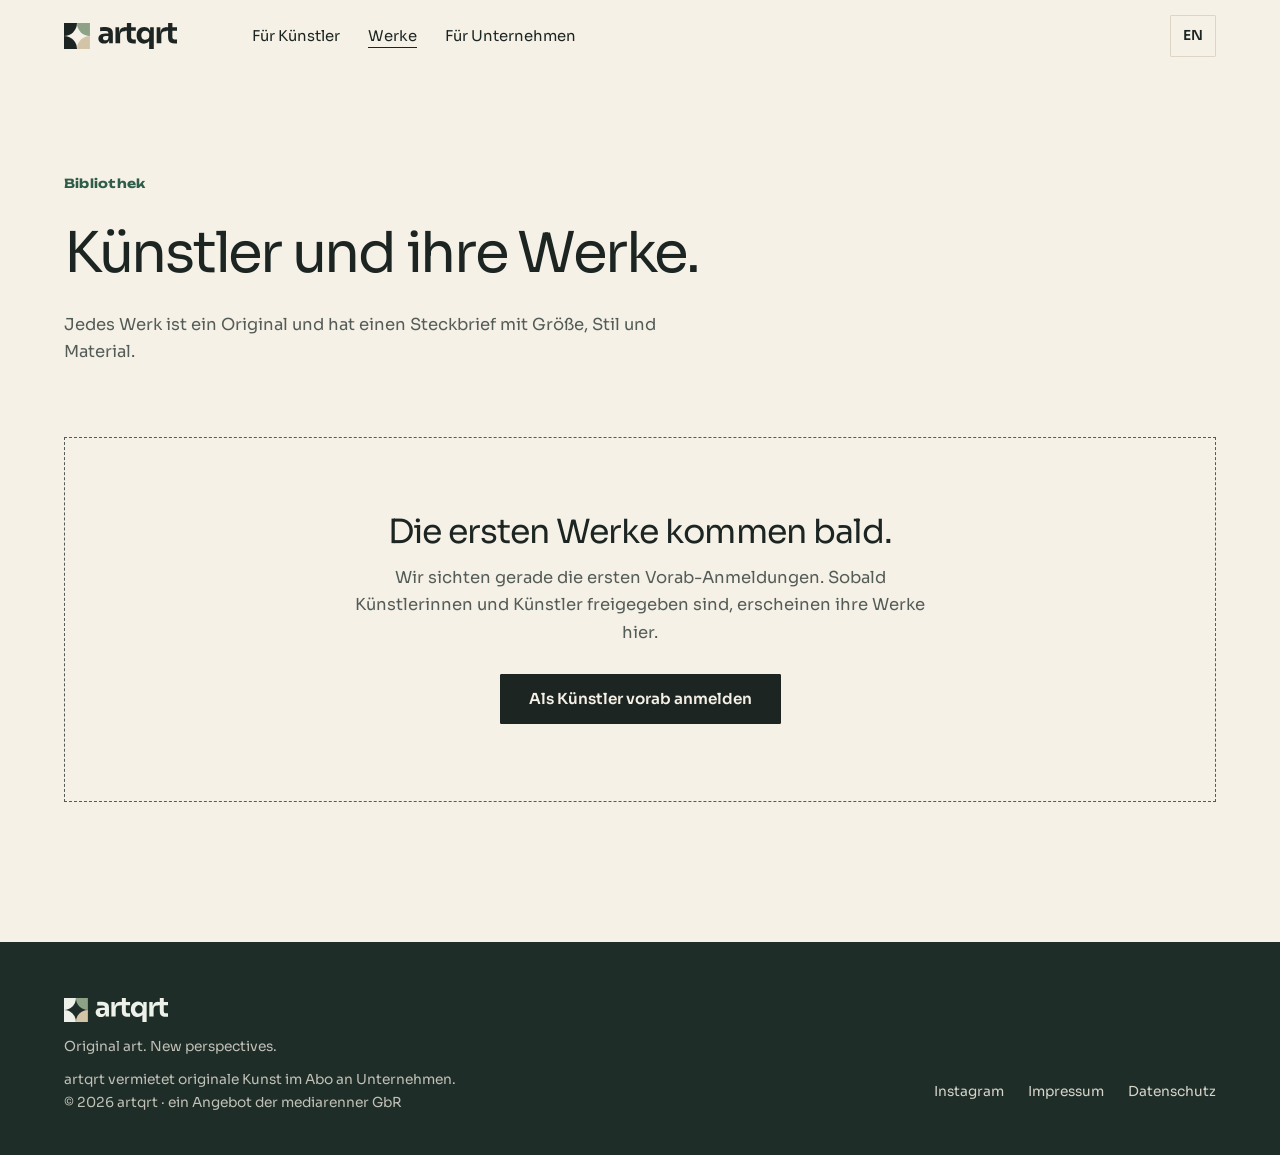
<file: bibliothek.html>
<!DOCTYPE html>
<html lang="de" data-title-en="Library: original art to rent | artqrt">
<head>
<meta charset="utf-8">
<meta name="viewport" content="width=device-width, initial-scale=1, viewport-fit=cover">
<title>Bibliothek: originale Kunst zum Mieten | artqrt</title>
<meta name="description" content="Die artqrt-Bibliothek: Originale von Künstlerinnen und Künstlern zum Mieten, jedes Werk mit Steckbrief zu Größe, Stil und Material.">
<link rel="canonical" href="https://www.artqrt.de/bibliothek.html">
<meta property="og:type" content="website">
<meta property="og:site_name" content="artqrt">
<meta property="og:locale" content="de_DE">
<meta property="og:url" content="https://www.artqrt.de/bibliothek.html">
<meta property="og:title" content="Bibliothek: originale Kunst zum Mieten | artqrt">
<meta property="og:description" content="Die artqrt-Bibliothek: Originale von Künstlerinnen und Künstlern zum Mieten, jedes Werk mit Steckbrief zu Größe, Stil und Material.">
<meta property="og:image" content="https://www.artqrt.de/assets/og.png">
<meta property="og:image:width" content="1200">
<meta property="og:image:height" content="630">
<meta property="og:image:alt" content="artqrt: originale Kunst im Abo für Unternehmen">
<meta name="twitter:card" content="summary_large_image">
<script type="application/ld+json">{"@context": "https://schema.org", "@graph": [{"@type": "Organization", "@id": "https://www.artqrt.de/#org", "name": "artqrt", "legalName": "mediarenner GbR", "description": "artqrt vermietet originale Kunst im Abo an Unternehmen. Die Werke wechseln alle 6 Monate, der Versand ist im Preis enthalten.", "url": "https://www.artqrt.de/", "logo": "https://www.artqrt.de/assets/logo.svg", "email": "info@artqrt.de", "telephone": "+49 176 47305606", "vatID": "DE364329565", "address": {"@type": "PostalAddress", "streetAddress": "Liskircherstraße 17", "postalCode": "93049", "addressLocality": "Regensburg", "addressCountry": "DE"}, "slogan": "Art that changes with your space.", "sameAs": ["https://www.instagram.com/artqrt.official/"]}, {"@type": "BreadcrumbList", "itemListElement": [{"@type": "ListItem", "position": 1, "name": "artqrt", "item": "https://www.artqrt.de/"}, {"@type": "ListItem", "position": 2, "name": "Bibliothek", "item": "https://www.artqrt.de/bibliothek.html"}]}]}</script>
<link rel="icon" href="assets/favicon.svg" type="image/svg+xml">
<meta name="theme-color" content="#F6F1E7">
<meta name="color-scheme" content="light">
<link rel="stylesheet" href="assets/site.css">
<script src="assets/site.js"></script>
</head>
<body>
<header class="nav" id="nav">
  <div class="wrap nav-in">
    <a href="index.html" class="brand" aria-label="artqrt Startseite" data-en-label="artqrt home"><img class="logo" src="assets/logo.svg" alt="artqrt" width="113" height="26"></a>
    <nav class="nav-links" aria-label="Hauptnavigation" data-en-label="Main navigation">
      <a href="index.html#anmelden" data-en="For artists">Für Künstler</a>
      <a href="bibliothek.html" data-en="Works">Werke</a>
      <a href="index.html#unternehmen" data-en="For companies">Für Unternehmen</a>
    </nav>
    <div class="nav-tools">
      <button class="lang" id="lang" type="button">EN</button>
    </div>
  </div>
</header>

<main id="top">
  <section class="page-head">
    <div class="wrap">
      <p class="kicker" data-en="Library">Bibliothek</p>
      <h1 data-en="Artists and their works.">Künstler und ihre Werke.</h1>
      <p class="lead" data-en="Every work is an original and has a fact sheet with size, style and material.">Jedes Werk ist ein Original und hat einen Steckbrief mit Größe, Stil und Material.</p>
    </div>
  </section>
  <section class="section" style="padding-top:0" aria-live="polite">
    <div class="wrap">
      <div class="lib" id="lib"></div>
      <div class="empty" id="empty" hidden>
        <h2 data-en="The first works are coming soon.">Die ersten Werke kommen bald.</h2>
        <p data-en="We are looking through the first pre-registrations. As soon as artists are approved, their works appear here.">Wir sichten gerade die ersten Vorab-Anmeldungen. Sobald Künstlerinnen und Künstler freigegeben sind, erscheinen ihre Werke hier.</p>
        <a class="btn" href="index.html#anmelden" data-en="Pre-register as an artist">Als Künstler vorab anmelden</a>
      </div>
    </div>
  </section>
</main>
<footer>
  <div class="wrap">
    <div>
      <img class="logo" src="assets/logo-dark.svg" alt="artqrt" width="105" height="24">
      <div class="claim">Original art. New perspectives.</div>
      <div class="about" data-en="artqrt rents original art by subscription to companies.">artqrt vermietet originale Kunst im Abo an Unternehmen.</div>
      <div class="legalname">© <span id="yr"></span> artqrt · <span data-en="a service of mediarenner GbR">ein Angebot der mediarenner GbR</span></div>
    </div>
    <nav aria-label="Rechtliches und Kanäle" data-en-label="Legal and channels">
      <a href="https://www.instagram.com/artqrt.official/" target="_blank" rel="noopener">Instagram</a>
      <a href="impressum.html" data-en="Legal notice">Impressum</a>
      <a href="datenschutz.html" data-en="Privacy">Datenschutz</a>
    </nav>
  </div>
</footer>
<script>
/* Liest die Bibliothek über die Edge Function "library": nur freigegebene Werke freigegebener Künstler,
   mit Bild-Links, die eine Stunde gültig sind. Ohne Backend (Demo-Modus) bleibt die Bibliothek leer. */
const A = window.ARTQRT, T = A.T, C = A.CONFIG, esc = A.esc;
async function loadWorks() {
  if (!C.backend.url) return [];
  const r = await fetch(`${C.backend.url}/functions/v1/library`,
    { headers: { apikey: C.backend.anonKey, Authorization: `Bearer ${C.backend.anonKey}` } });
  if (!r.ok) throw new Error(`status ${r.status}`);
  return r.json();
}
function card(w) {
  const rows = [[T("Größe", "Size"), `${esc(w.width_cm)} × ${esc(w.height_cm)} cm`], [T("Stil", "Style"), esc(w.style)], [T("Material", "Material"), esc(w.material)], [T("Jahr", "Year"), esc(w.year)]];
  return `<article class="lib-card">
    <div class="pic"><img src="${esc(w.image_url)}" alt="${esc(w.title)}" loading="lazy"></div>
    <div class="brief"><div class="brief-head"><span class="t">${esc(w.title)}</span><span class="tag">Original</span></div><div class="a">${esc(w.artist)}</div>
      <dl>${rows.filter(r => r[1]).map(([k, v]) => `<dt>${k}</dt><dd>${v}</dd>`).join("")}</dl></div>
  </article>`;
}
loadWorks().catch(() => []).then(list => {
  if (!list.length) { document.getElementById("empty").hidden = false; return; }
  document.getElementById("lib").innerHTML = list.map(card).join("");
});
</script>
</body>
</html>
</file>
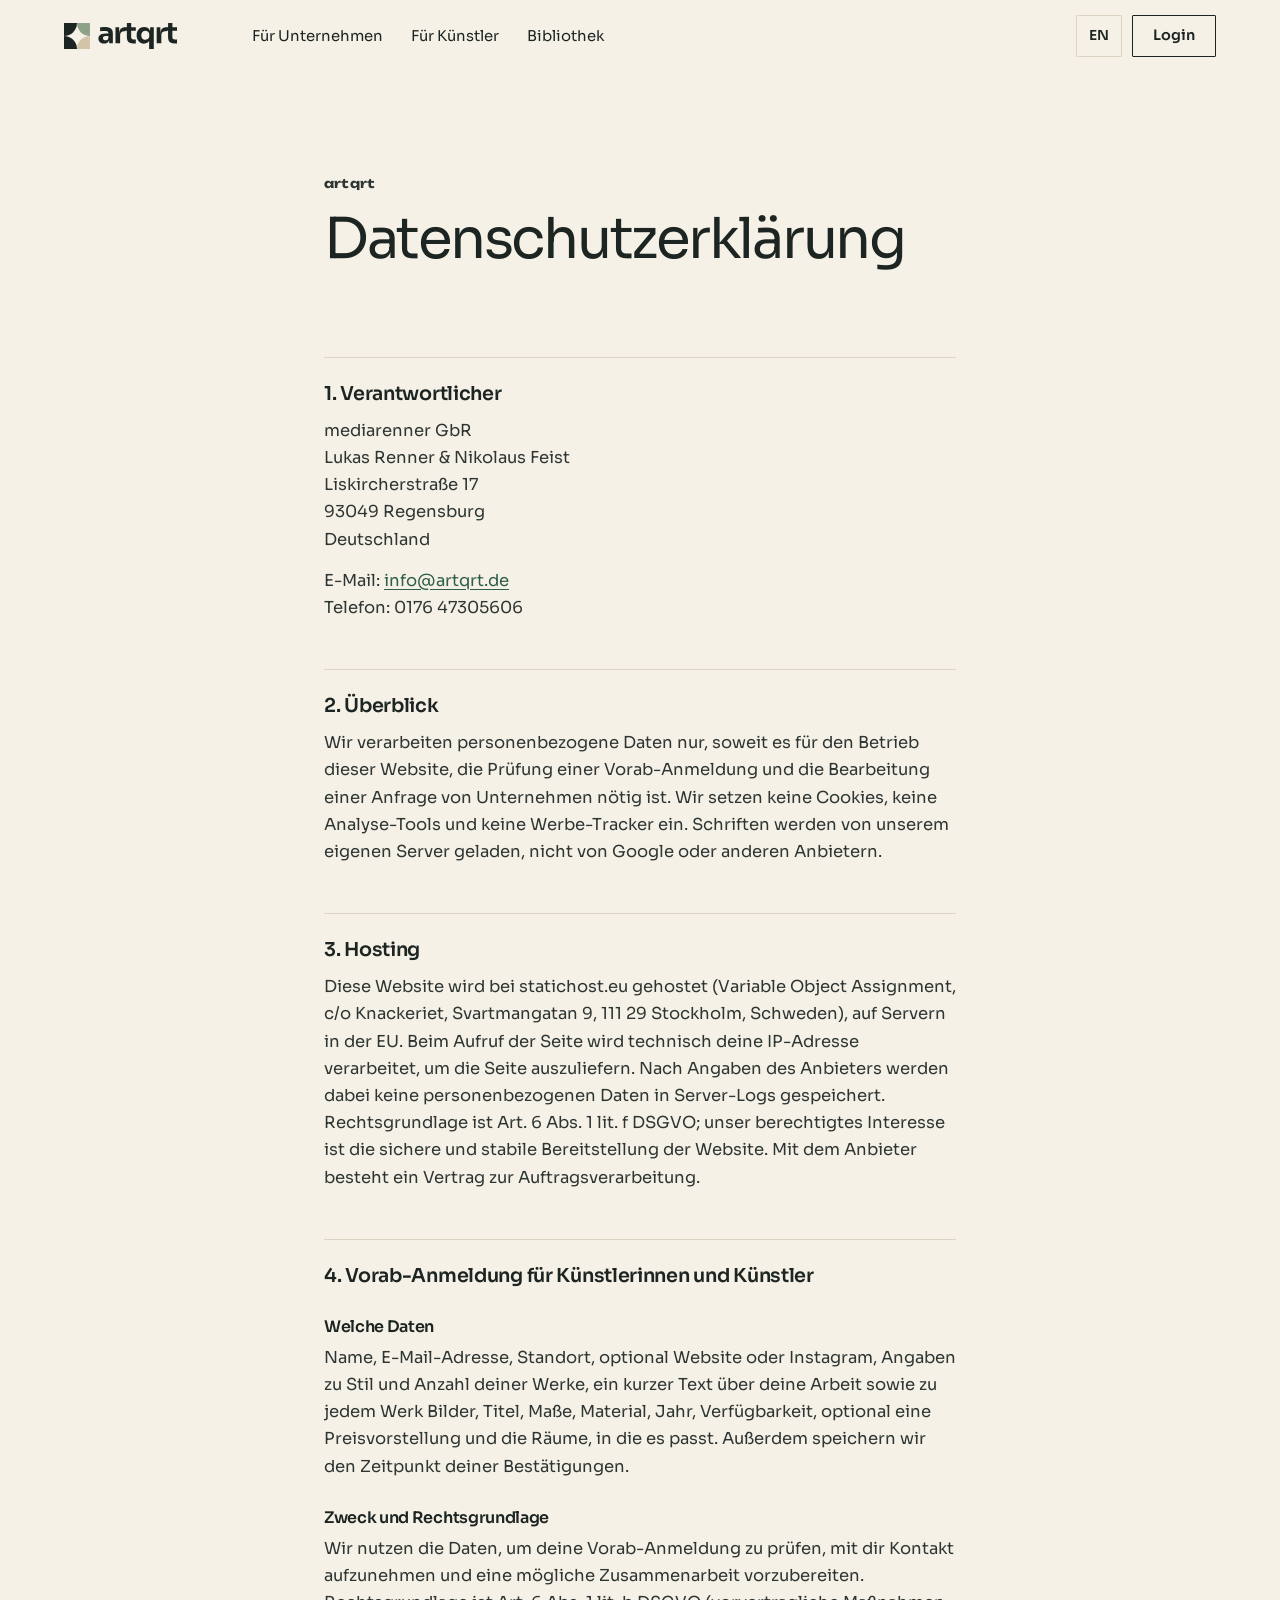
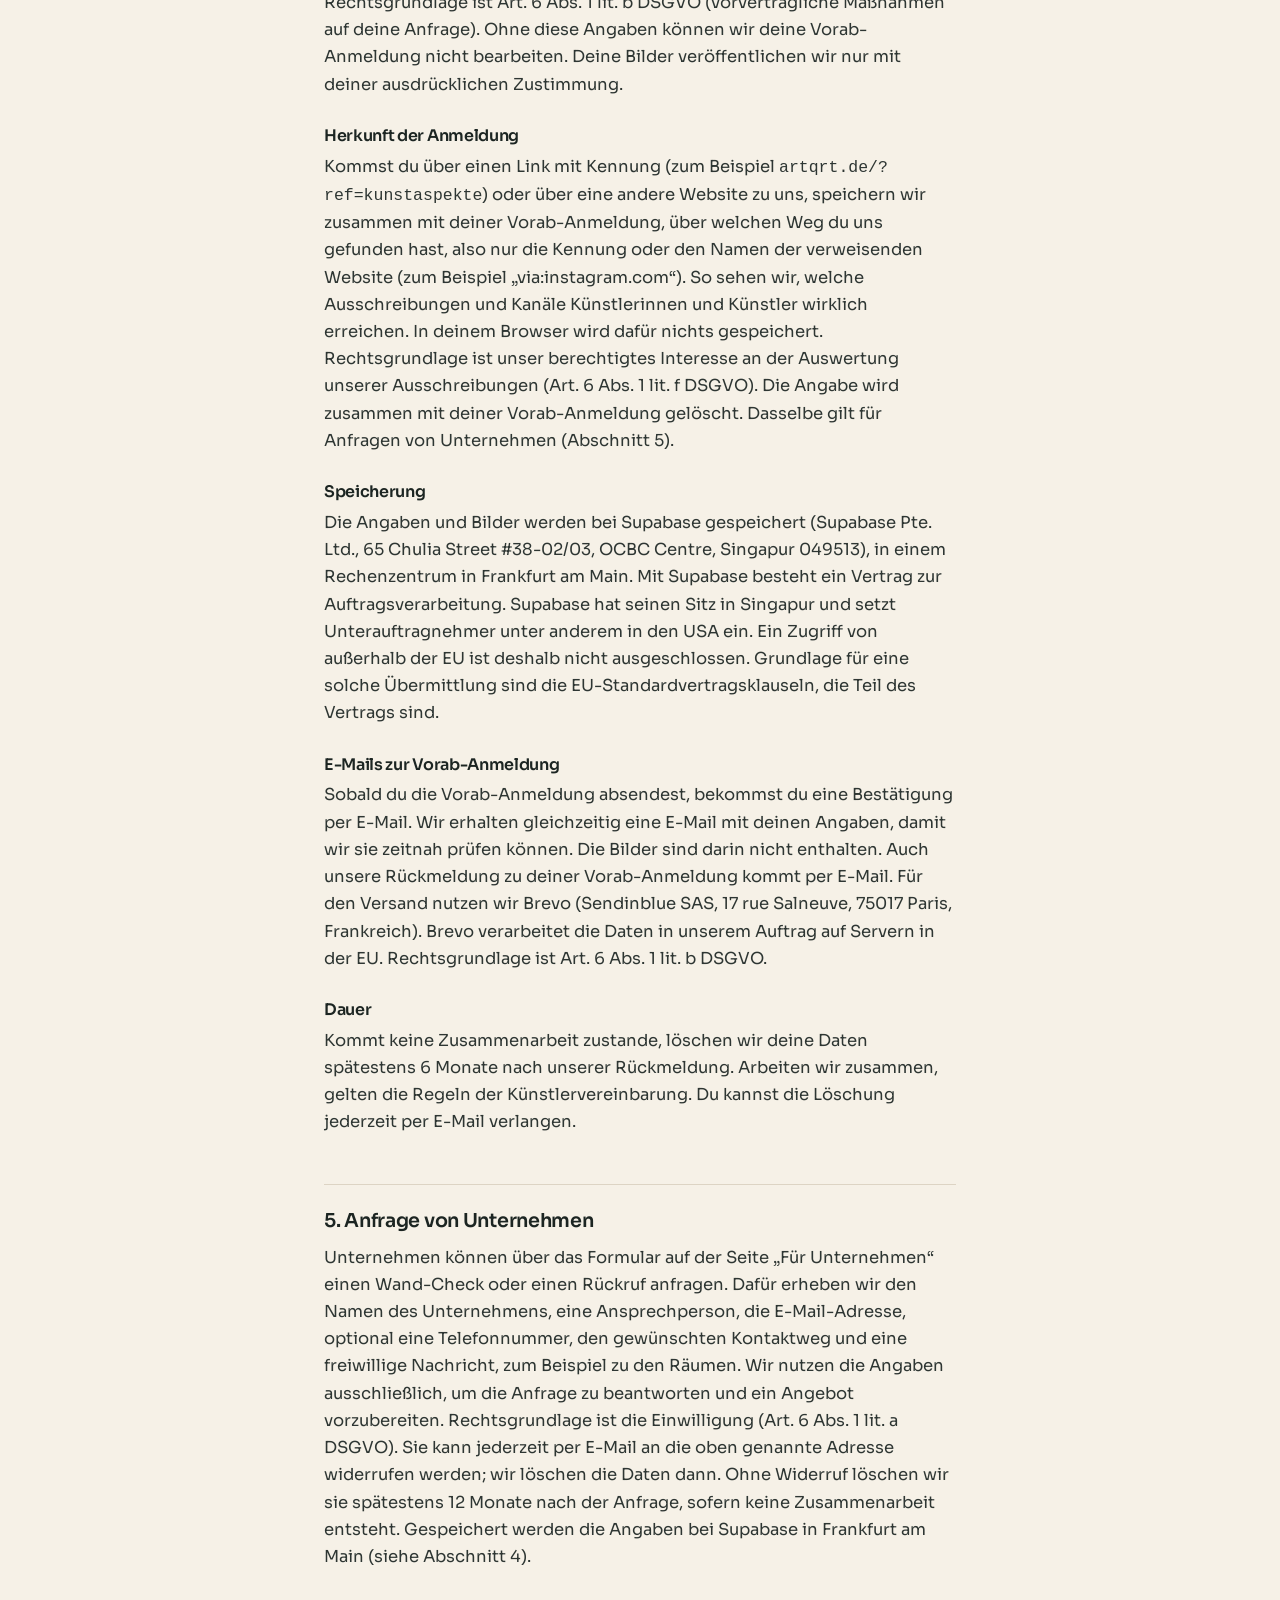
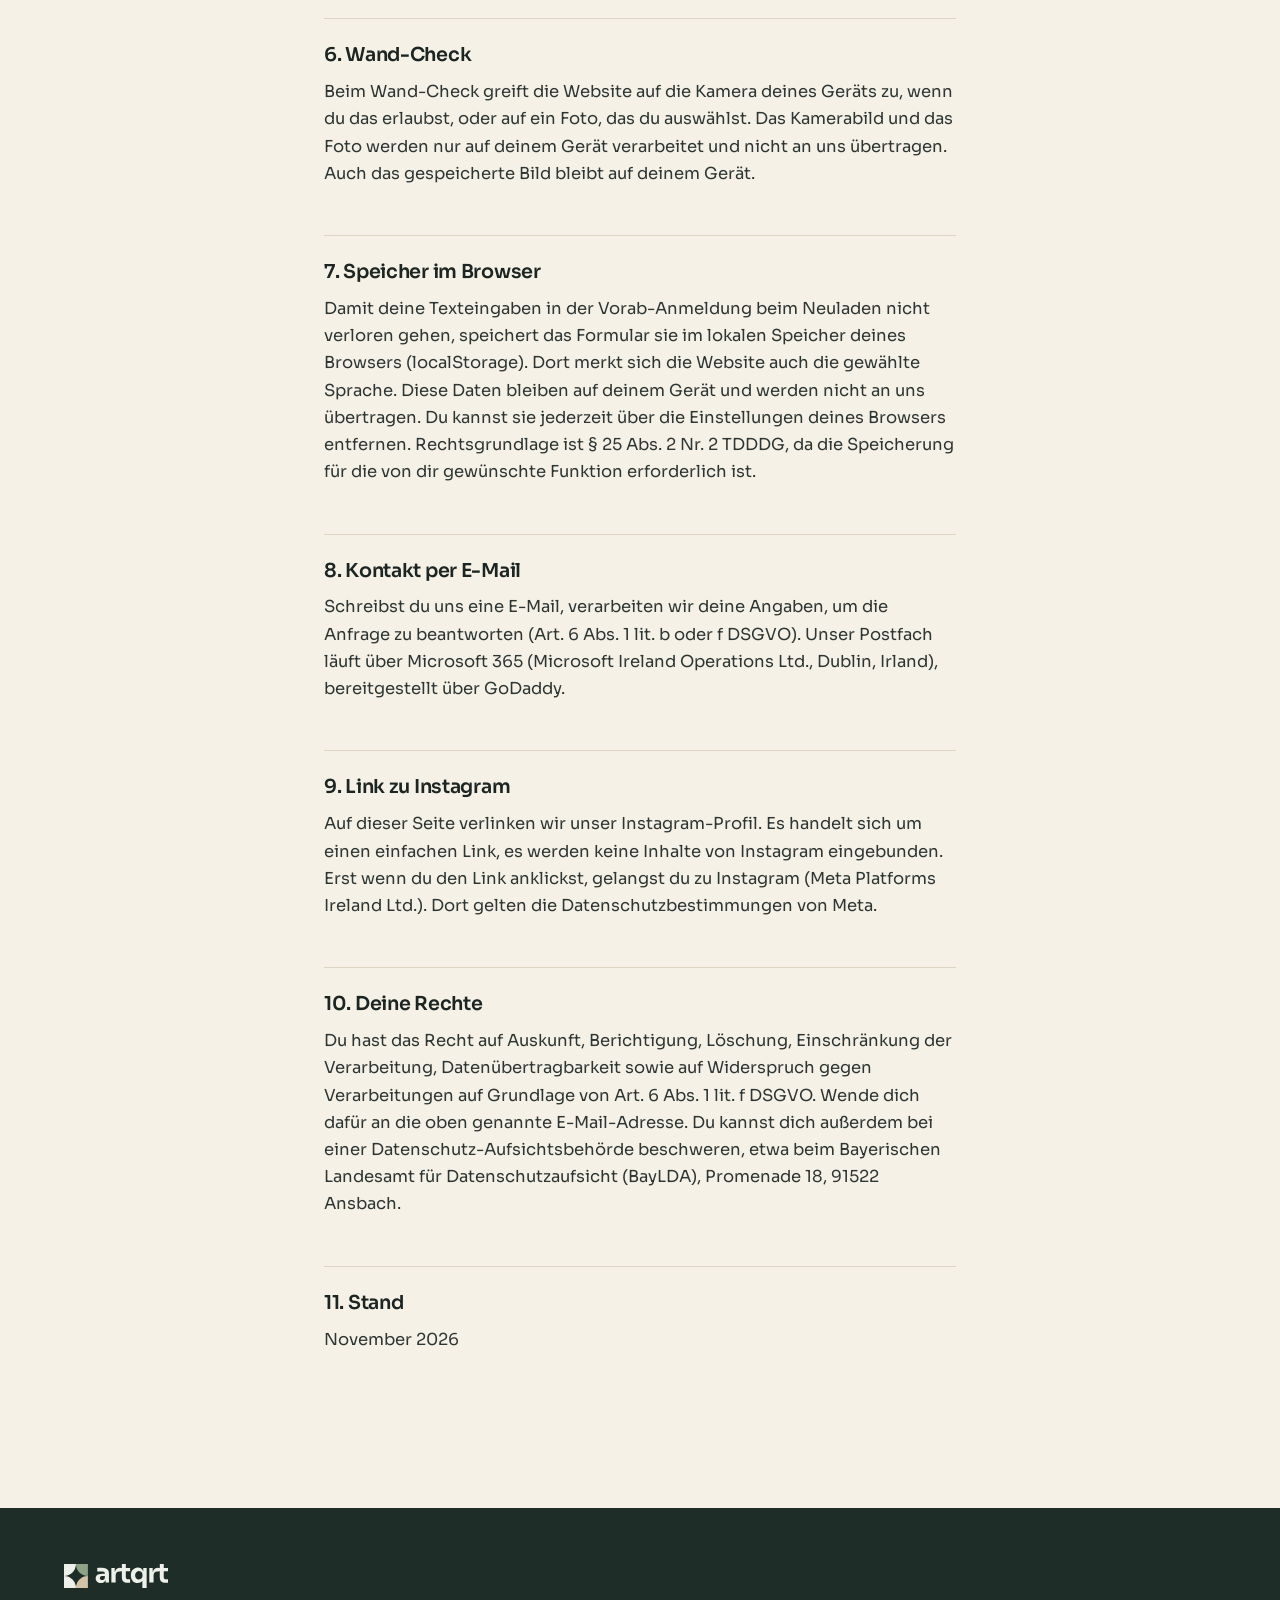
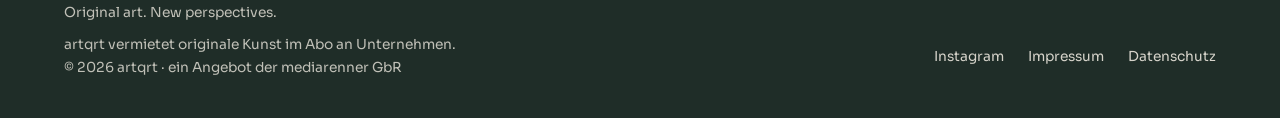
<file: datenschutz.html>
<!DOCTYPE html>
<html lang="de" data-title-en="Privacy – artqrt">
<head>
<meta charset="utf-8">
<meta name="viewport" content="width=device-width, initial-scale=1, viewport-fit=cover">
<title>Datenschutz – artqrt</title>
<meta name="description" content="Datenschutzerklärung von artqrt.">
<meta name="robots" content="noindex">
<link rel="icon" href="assets/favicon.svg" type="image/svg+xml">
<meta name="theme-color" content="#F6F1E7">
<meta name="color-scheme" content="light">
<link rel="stylesheet" href="assets/site.css">
<script src="assets/site.js"></script>
</head>
<body>
<header class="nav" id="nav">
  <div class="wrap nav-in">
    <a href="index.html" class="brand" aria-label="artqrt Startseite" data-en-label="artqrt home"><img class="logo" src="assets/logo.svg" alt="artqrt" width="113" height="26"></a>
    <nav class="nav-links" aria-label="Hauptnavigation" data-en-label="Main navigation">
      <a href="unternehmen.html" data-en="For companies">Für Unternehmen</a>
      <a href="kuenstler.html" data-en="For artists">Für Künstler</a>
      <a href="bibliothek.html" data-en="Library">Bibliothek</a>
    </nav>
    <div class="nav-tools">
      <button class="lang" id="lang" type="button">EN</button>
      <a href="login.html" class="btn btn-quiet">Login</a>
    </div>
  </div>
</header>

<main id="top">
  <section class="page-head" style="padding-bottom:0"><div class="wrap legal">
    <p class="kicker">artqrt</p>
    <h1>Datenschutz&shy;erklärung</h1>
  </div></section>
  <section class="section" style="padding-top:40px"><div class="wrap legal">
    <p class="muted small" data-en="This page is only available in German. The German text is the legally binding version."></p>
    <h2>1. Verantwortlicher</h2>
    <p>mediarenner GbR<br>Lukas Renner &amp; Nikolaus Feist<br>Liskircherstraße 17<br>93049 Regensburg<br>Deutschland</p>
    <p>E-Mail: <a href="mailto:info@artqrt.de">info@artqrt.de</a><br>Telefon: 0176 47305606</p>

    <h2>2. Überblick</h2>
    <p>Wir verarbeiten personenbezogene Daten nur, soweit es für den Betrieb dieser Website, die Prüfung einer Vorab-Anmeldung und die Bearbeitung einer Anfrage von Unternehmen nötig ist. Wir setzen keine Cookies, keine Analyse-Tools und keine Werbe-Tracker ein. Schriften werden von unserem eigenen Server geladen, nicht von Google oder anderen Anbietern.</p>

    <h2>3. Hosting</h2>
    <p>Diese Website wird bei statichost.eu gehostet (Variable Object Assignment, c/o Knackeriet, Svartmangatan 9, 111 29 Stockholm, Schweden), auf Servern in der EU. Beim Aufruf der Seite wird technisch deine IP-Adresse verarbeitet, um die Seite auszuliefern. Nach Angaben des Anbieters werden dabei keine personenbezogenen Daten in Server-Logs gespeichert. Rechtsgrundlage ist Art. 6 Abs. 1 lit. f DSGVO; unser berechtigtes Interesse ist die sichere und stabile Bereitstellung der Website. Mit dem Anbieter besteht ein Vertrag zur Auftragsverarbeitung.</p>

    <h2>4. Vorab-Anmeldung für Künstlerinnen und Künstler</h2>
    <h3>Welche Daten</h3>
    <p>Name, E-Mail-Adresse, Standort, optional Website oder Instagram, Angaben zu Stil und Anzahl deiner Werke, ein kurzer Text über deine Arbeit sowie zu jedem Werk Bilder, Titel, Maße, Material, Jahr, Verfügbarkeit, optional eine Preisvorstellung und die Räume, in die es passt. Außerdem speichern wir den Zeitpunkt deiner Bestätigungen.</p>
    <h3>Zweck und Rechtsgrundlage</h3>
    <p>Wir nutzen die Daten, um deine Vorab-Anmeldung zu prüfen, mit dir Kontakt aufzunehmen und eine mögliche Zusammenarbeit vorzubereiten. Rechtsgrundlage ist Art. 6 Abs. 1 lit. b DSGVO (vorvertragliche Maßnahmen auf deine Anfrage). Ohne diese Angaben können wir deine Vorab-Anmeldung nicht bearbeiten. Deine Bilder veröffentlichen wir nur mit deiner ausdrücklichen Zustimmung.</p>
    <h3>Herkunft der Anmeldung</h3>
    <p>Kommst du über einen Link mit Kennung (zum Beispiel <code>artqrt.de/?ref=kunstaspekte</code>) oder über eine andere Website zu uns, speichern wir zusammen mit deiner Vorab-Anmeldung, über welchen Weg du uns gefunden hast, also nur die Kennung oder den Namen der verweisenden Website (zum Beispiel „via:instagram.com“). So sehen wir, welche Ausschreibungen und Kanäle Künstlerinnen und Künstler wirklich erreichen. In deinem Browser wird dafür nichts gespeichert. Rechtsgrundlage ist unser berechtigtes Interesse an der Auswertung unserer Ausschreibungen (Art. 6 Abs. 1 lit. f DSGVO). Die Angabe wird zusammen mit deiner Vorab-Anmeldung gelöscht. Dasselbe gilt für Anfragen von Unternehmen (Abschnitt 5).</p>
    <h3>Speicherung</h3>
    <p>Die Angaben und Bilder werden bei Supabase gespeichert (Supabase Pte. Ltd., 65 Chulia Street #38-02/03, OCBC Centre, Singapur 049513), in einem Rechenzentrum in Frankfurt am Main. Mit Supabase besteht ein Vertrag zur Auftragsverarbeitung. Supabase hat seinen Sitz in Singapur und setzt Unterauftragnehmer unter anderem in den USA ein. Ein Zugriff von außerhalb der EU ist deshalb nicht ausgeschlossen. Grundlage für eine solche Übermittlung sind die EU-Standardvertragsklauseln, die Teil des Vertrags sind.</p>
    <h3>E-Mails zur Vorab-Anmeldung</h3>
    <p>Sobald du die Vorab-Anmeldung absendest, bekommst du eine Bestätigung per E-Mail. Wir erhalten gleichzeitig eine E-Mail mit deinen Angaben, damit wir sie zeitnah prüfen können. Die Bilder sind darin nicht enthalten. Auch unsere Rückmeldung zu deiner Vorab-Anmeldung kommt per E-Mail. Für den Versand nutzen wir Brevo (Sendinblue SAS, 17 rue Salneuve, 75017 Paris, Frankreich). Brevo verarbeitet die Daten in unserem Auftrag auf Servern in der EU. Rechtsgrundlage ist Art. 6 Abs. 1 lit. b DSGVO.</p>
    <h3>Dauer</h3>
    <p>Kommt keine Zusammenarbeit zustande, löschen wir deine Daten spätestens 6 Monate nach unserer Rückmeldung. Arbeiten wir zusammen, gelten die Regeln der Künstlervereinbarung. Du kannst die Löschung jederzeit per E-Mail verlangen.</p>

    <h2>5. Anfrage von Unternehmen</h2>
    <p>Unternehmen können über das Formular auf der Seite „Für Unternehmen“ einen Wand-Check oder einen Rückruf anfragen. Dafür erheben wir den Namen des Unternehmens, eine Ansprechperson, die E-Mail-Adresse, optional eine Telefonnummer, den gewünschten Kontaktweg und eine freiwillige Nachricht, zum Beispiel zu den Räumen. Wir nutzen die Angaben ausschließlich, um die Anfrage zu beantworten und ein Angebot vorzubereiten. Rechtsgrundlage ist die Einwilligung (Art. 6 Abs. 1 lit. a DSGVO). Sie kann jederzeit per E-Mail an die oben genannte Adresse widerrufen werden; wir löschen die Daten dann. Ohne Widerruf löschen wir sie spätestens 12 Monate nach der Anfrage, sofern keine Zusammenarbeit entsteht. Gespeichert werden die Angaben bei Supabase in Frankfurt am Main (siehe Abschnitt 4).</p>

    <h2>6. Wand-Check</h2>
    <p>Beim Wand-Check greift die Website auf die Kamera deines Geräts zu, wenn du das erlaubst, oder auf ein Foto, das du auswählst. Das Kamerabild und das Foto werden nur auf deinem Gerät verarbeitet und nicht an uns übertragen. Auch das gespeicherte Bild bleibt auf deinem Gerät.</p>

    <h2>7. Speicher im Browser</h2>
    <p>Damit deine Texteingaben in der Vorab-Anmeldung beim Neuladen nicht verloren gehen, speichert das Formular sie im lokalen Speicher deines Browsers (localStorage). Dort merkt sich die Website auch die gewählte Sprache. Diese Daten bleiben auf deinem Gerät und werden nicht an uns übertragen. Du kannst sie jederzeit über die Einstellungen deines Browsers entfernen. Rechtsgrundlage ist § 25 Abs. 2 Nr. 2 TDDDG, da die Speicherung für die von dir gewünschte Funktion erforderlich ist.</p>

    <h2>8. Kontakt per E-Mail</h2>
    <p>Schreibst du uns eine E-Mail, verarbeiten wir deine Angaben, um die Anfrage zu beantworten (Art. 6 Abs. 1 lit. b oder f DSGVO). Unser Postfach läuft über Microsoft 365 (Microsoft Ireland Operations Ltd., Dublin, Irland), bereitgestellt über GoDaddy.</p>

    <h2>9. Link zu Instagram</h2>
    <p>Auf dieser Seite verlinken wir unser Instagram-Profil. Es handelt sich um einen einfachen Link, es werden keine Inhalte von Instagram eingebunden. Erst wenn du den Link anklickst, gelangst du zu Instagram (Meta Platforms Ireland Ltd.). Dort gelten die Datenschutzbestimmungen von Meta.</p>

    <h2>10. Deine Rechte</h2>
    <p>Du hast das Recht auf Auskunft, Berichtigung, Löschung, Einschränkung der Verarbeitung, Datenübertragbarkeit sowie auf Widerspruch gegen Verarbeitungen auf Grundlage von Art. 6 Abs. 1 lit. f DSGVO. Wende dich dafür an die oben genannte E-Mail-Adresse. Du kannst dich außerdem bei einer Datenschutz-Aufsichtsbehörde beschweren, etwa beim Bayerischen Landesamt für Datenschutzaufsicht (BayLDA), Promenade 18, 91522 Ansbach.</p>

    <h2>11. Stand</h2>
    <p>November 2026</p>
  </div></section>
</main>
<footer>
  <div class="wrap">
    <div>
      <img class="logo" src="assets/logo-dark.svg" alt="artqrt" width="105" height="24">
      <div class="claim">Original art. New perspectives.</div>
      <div class="about" data-en="artqrt rents original art by subscription to companies.">artqrt vermietet originale Kunst im Abo an Unternehmen.</div>
      <div class="legalname">© <span id="yr"></span> artqrt · <span data-en="a service of mediarenner GbR">ein Angebot der mediarenner GbR</span></div>
    </div>
    <nav aria-label="Rechtliches und Kanäle" data-en-label="Legal and channels">
      <a href="https://www.instagram.com/artqrt.official/" target="_blank" rel="noopener">Instagram</a>
      <a href="impressum.html" data-en="Legal notice">Impressum</a>
      <a href="datenschutz.html" data-en="Privacy">Datenschutz</a>
    </nav>
  </div>
</footer>
</body>
</html>
</file>
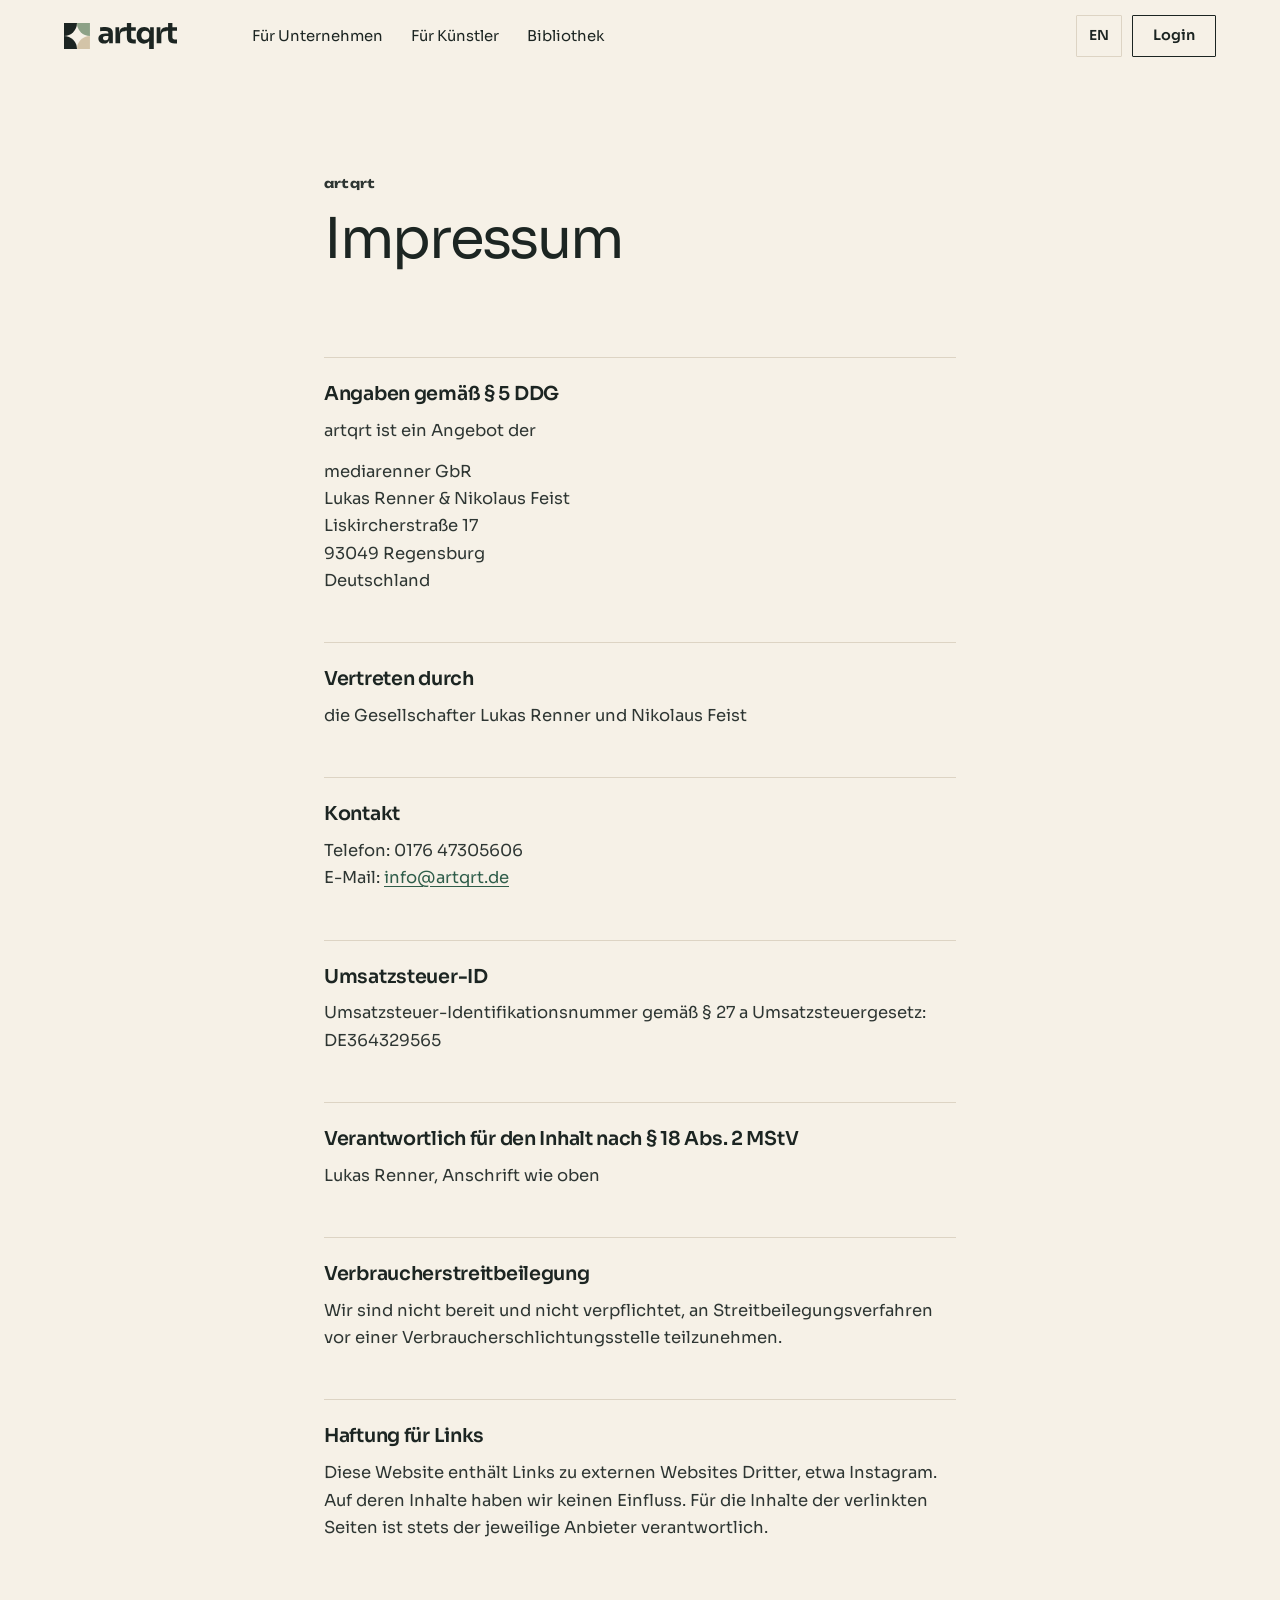
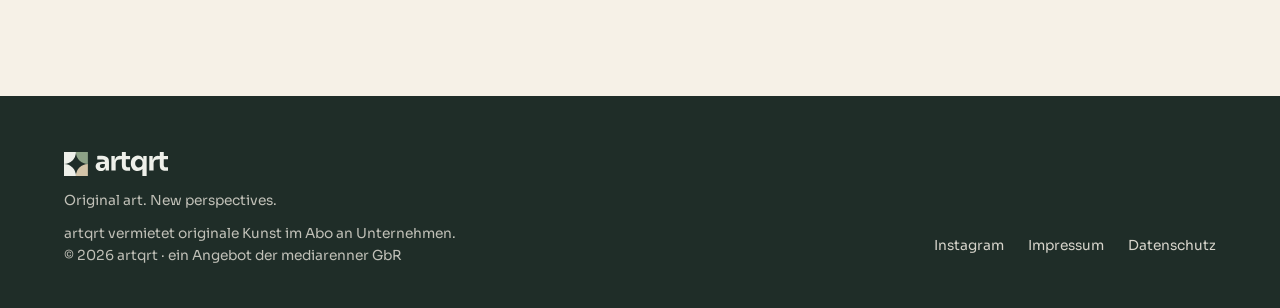
<file: impressum.html>
<!DOCTYPE html>
<html lang="de" data-title-en="Legal notice – artqrt">
<head>
<meta charset="utf-8">
<meta name="viewport" content="width=device-width, initial-scale=1, viewport-fit=cover">
<title>Impressum – artqrt</title>
<meta name="description" content="Impressum von artqrt.">
<meta name="robots" content="noindex">
<link rel="icon" href="assets/favicon.svg" type="image/svg+xml">
<meta name="theme-color" content="#F6F1E7">
<meta name="color-scheme" content="light">
<link rel="stylesheet" href="assets/site.css">
<script src="assets/site.js"></script>
</head>
<body>
<header class="nav" id="nav">
  <div class="wrap nav-in">
    <a href="index.html" class="brand" aria-label="artqrt Startseite" data-en-label="artqrt home"><img class="logo" src="assets/logo.svg" alt="artqrt" width="113" height="26"></a>
    <nav class="nav-links" aria-label="Hauptnavigation" data-en-label="Main navigation">
      <a href="unternehmen.html" data-en="For companies">Für Unternehmen</a>
      <a href="kuenstler.html" data-en="For artists">Für Künstler</a>
      <a href="bibliothek.html" data-en="Library">Bibliothek</a>
    </nav>
    <div class="nav-tools">
      <button class="lang" id="lang" type="button">EN</button>
      <a href="login.html" class="btn btn-quiet">Login</a>
    </div>
  </div>
</header>

<main id="top">
  <section class="page-head" style="padding-bottom:0"><div class="wrap legal">
    <p class="kicker">artqrt</p>
    <h1>Impressum</h1>
  </div></section>
  <section class="section" style="padding-top:40px"><div class="wrap legal">
    <p class="muted small" data-en="This page is only available in German. The German text is the legally binding version."></p>
    <h2>Angaben gemäß § 5 DDG</h2>
    <p>artqrt ist ein Angebot der</p>
    <p>mediarenner GbR<br>Lukas Renner &amp; Nikolaus Feist<br>Liskircherstraße 17<br>93049 Regensburg<br>Deutschland</p>
    <h2>Vertreten durch</h2>
    <p>die Gesellschafter Lukas Renner und Nikolaus Feist</p>
    <h2>Kontakt</h2>
    <p>Telefon: 0176 47305606<br>E-Mail: <a href="mailto:info@artqrt.de">info@artqrt.de</a></p>
    <h2>Umsatzsteuer-ID</h2>
    <p>Umsatzsteuer-Identifikationsnummer gemäß § 27 a Umsatzsteuergesetz: DE364329565</p>
    <h2>Verantwortlich für den Inhalt nach § 18 Abs. 2 MStV</h2>
    <p>Lukas Renner, Anschrift wie oben</p>
    <h2>Verbraucherstreitbeilegung</h2>
    <p>Wir sind nicht bereit und nicht verpflichtet, an Streitbeilegungsverfahren vor einer Verbraucherschlichtungsstelle teilzunehmen.</p>
    <h2>Haftung für Links</h2>
    <p>Diese Website enthält Links zu externen Websites Dritter, etwa Instagram. Auf deren Inhalte haben wir keinen Einfluss. Für die Inhalte der verlinkten Seiten ist stets der jeweilige Anbieter verantwortlich.</p>
  </div></section>
</main>
<footer>
  <div class="wrap">
    <div>
      <img class="logo" src="assets/logo-dark.svg" alt="artqrt" width="105" height="24">
      <div class="claim">Original art. New perspectives.</div>
      <div class="about" data-en="artqrt rents original art by subscription to companies.">artqrt vermietet originale Kunst im Abo an Unternehmen.</div>
      <div class="legalname">© <span id="yr"></span> artqrt · <span data-en="a service of mediarenner GbR">ein Angebot der mediarenner GbR</span></div>
    </div>
    <nav aria-label="Rechtliches und Kanäle" data-en-label="Legal and channels">
      <a href="https://www.instagram.com/artqrt.official/" target="_blank" rel="noopener">Instagram</a>
      <a href="impressum.html" data-en="Legal notice">Impressum</a>
      <a href="datenschutz.html" data-en="Privacy">Datenschutz</a>
    </nav>
  </div>
</footer>
</body>
</html>
</file>
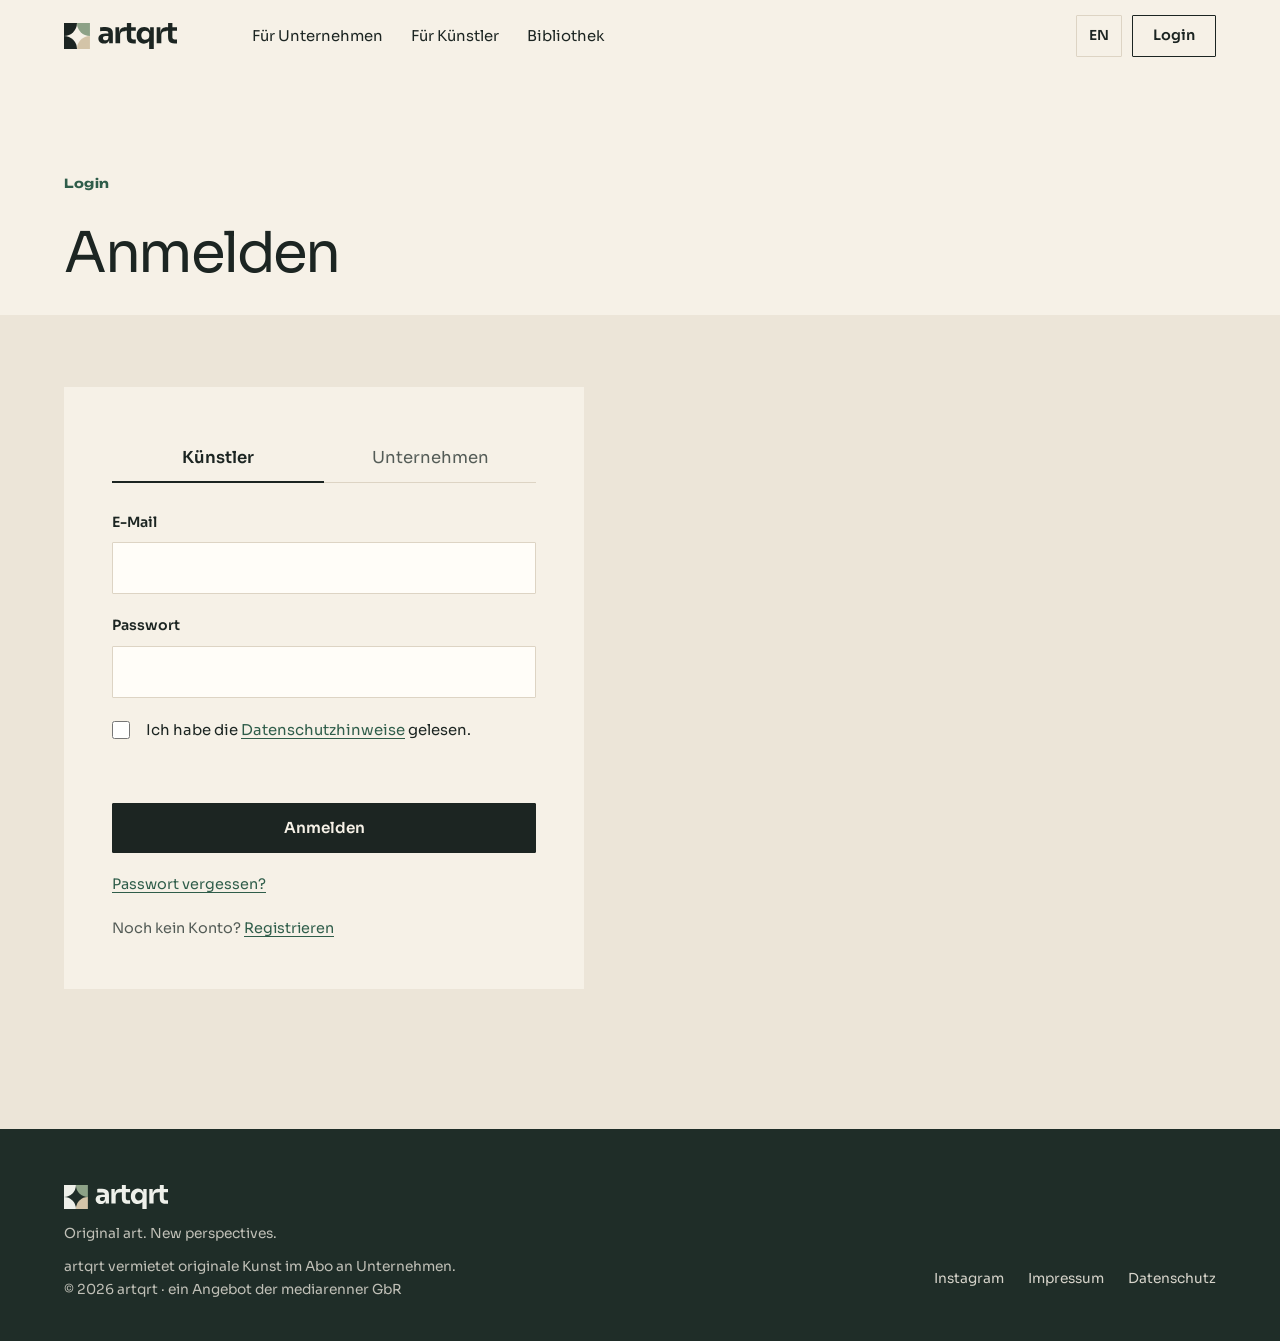
<file: konto.html>
<!DOCTYPE html>
<html lang="de" data-title-en="Account – artqrt">
<head>
<meta charset="utf-8">
<meta name="viewport" content="width=device-width, initial-scale=1, viewport-fit=cover">
<title>Konto – artqrt</title>
<meta name="description" content="Dein Konto bei artqrt: Aufträge, Versand und Vorab-Anmeldung.">
<meta name="robots" content="noindex">
<link rel="icon" href="assets/favicon.svg" type="image/svg+xml">
<meta name="theme-color" content="#F6F1E7">
<meta name="color-scheme" content="light">
<link rel="stylesheet" href="assets/site.css">
<script src="assets/site.js"></script>
</head>
<body>
<header class="nav" id="nav">
  <div class="wrap nav-in">
    <a href="index.html" class="brand" aria-label="artqrt Startseite" data-en-label="artqrt home"><img class="logo" src="assets/logo.svg" alt="artqrt" width="113" height="26"></a>
    <nav class="nav-links" aria-label="Hauptnavigation" data-en-label="Main navigation">
      <a href="unternehmen.html" data-en="For companies">Für Unternehmen</a>
      <a href="kuenstler.html" data-en="For artists">Für Künstler</a>
      <a href="bibliothek.html" data-en="Library">Bibliothek</a>
    </nav>
    <div class="nav-tools">
      <button class="lang" id="lang" type="button">EN</button>
      <a href="login.html" class="btn btn-quiet">Login</a>
    </div>
  </div>
</header>

<main id="top">
  <section class="page-head" style="padding-bottom:32px">
    <div class="wrap">
      <p class="kicker" data-en="Account">Konto</p>
      <h1 data-en="Your account">Dein Konto</h1>
      <p class="lead" id="who"></p>
      <div class="hero-cta"><button class="btn btn-quiet" type="button" id="logout" data-en="Log out">Abmelden</button></div>
    </div>
  </section>
  <section class="section band" style="padding-top:clamp(40px,6vw,72px)">
    <div class="wrap">
      <p class="auth-msg" id="msg" role="status"></p>
      <div id="artistArea" hidden>
        <h2 data-en="Orders">Aufträge</h2>
        <div id="orders"></div>
        <h2 class="acct-h" data-en="Pre-registration">Vorab-Anmeldung</h2>
        <div id="apps"></div>
      </div>
      <div id="companyArea" hidden>
        <h2 data-en="Coming soon">Kommt bald</h2>
        <p class="terms" data-en="The area for companies is being built. Until then, write to us at info@artqrt.de.">Der Bereich für Unternehmen wird gerade aufgebaut. Schreiben Sie uns bis dahin an info@artqrt.de.</p>
      </div>
    </div>
  </section>
</main>
<footer>
  <div class="wrap">
    <div>
      <img class="logo" src="assets/logo-dark.svg" alt="artqrt" width="105" height="24">
      <div class="claim">Original art. New perspectives.</div>
      <div class="about" data-en="artqrt rents original art by subscription to companies.">artqrt vermietet originale Kunst im Abo an Unternehmen.</div>
      <div class="legalname">© <span id="yr"></span> artqrt · <span data-en="a service of mediarenner GbR">ein Angebot der mediarenner GbR</span></div>
    </div>
    <nav aria-label="Rechtliches und Kanäle" data-en-label="Legal and channels">
      <a href="https://www.instagram.com/artqrt.official/" target="_blank" rel="noopener">Instagram</a>
      <a href="impressum.html" data-en="Legal notice">Impressum</a>
      <a href="datenschutz.html" data-en="Privacy">Datenschutz</a>
    </nav>
  </div>
</footer>
<script>
/* Konto für Künstler: Aufträge mit ihren Phasen, Versandlabel, Verpackungsfotos und der Stand der Vorab-Anmeldung.
   Jeder sieht nur die eigenen Daten, das regelt die Datenbank (Row Level Security). */
const A = window.ARTQRT, T = A.T, auth = A.auth, esc = A.esc;
const $ = id => document.getElementById(id), msg = $("msg");
const MIN_PHOTOS = 2;
const PHASES = [["created", T("Auftrag", "Order")], ["label_ready", T("Label erhalten", "Label received")], ["packed", T("Verpackt", "Packed")], ["shipped", T("Verschickt", "Shipped")], ["delivered", T("Angekommen", "Delivered")]];
const STATUS = { pending: T("in Prüfung", "under review"), approved: T("freigegeben", "approved"), rejected: T("abgelehnt", "declined") };
const say = (t, err) => { msg.textContent = t; msg.classList.toggle("is-err", !!err); };
const day = v => v ? new Date(v).toLocaleDateString(T("de-DE", "en-GB"), { day: "numeric", month: "long", year: "numeric" }) : "";
async function json(path, opts) {
  const r = await auth.api(path, opts);
  if (!r.ok) throw new Error(await r.text());
  return r.status === 204 ? null : r.json();
}
const post = (path, body) => json(path, { method: "POST", headers: { "Content-Type": "application/json", Prefer: "return=minimal" }, body: JSON.stringify(body) });

let me = null, works = [], ships = [];
async function load() {
  me = await json("/auth/v1/user");
  const [profile] = await json("/rest/v1/profiles?select=role,name");
  $("who").textContent = (profile && profile.name ? profile.name + ", " : "") + me.email;
  if (profile && profile.role === "company") { $("companyArea").hidden = false; return; }
  $("artistArea").hidden = false;
  const artists = await json("/rest/v1/artists?select=id,status,created_at");
  works = await json("/rest/v1/works?select=id,title,status,width_cm,height_cm&order=created_at");
  ships = await json("/rest/v1/shipments?select=id,work_id,direction,status,carrier,tracking_code,label_path,note,created_at,shipped_at,delivered_at,shipment_photos(id)&order=created_at.desc");
  renderOrders(); renderApps(artists);
}

function renderApps(artists) {
  if (!artists.length) {
    $("apps").innerHTML = `<p class="terms">${T("Unter deiner E-Mail-Adresse haben wir keine Vorab-Anmeldung gefunden.", "We couldn't find a pre-registration under your email address.")} <a href="kuenstler.html#anmelden">${T("Jetzt vorab anmelden", "Pre-register now")}</a></p>`;
    return;
  }
  $("apps").innerHTML = `<p class="terms">${T("Eingegangen am", "Received on")} ${day(artists[0].created_at)}. ${T("Stand:", "Status:")} ${STATUS[artists[0].status] || ""}.</p>
    <ul class="acct-list">${works.map(w => `<li><span>${esc(w.title)}, ${esc(w.width_cm)} × ${esc(w.height_cm)} cm</span><span class="muted small">${STATUS[w.status] || ""}</span></li>`).join("")}</ul>`;
}

function renderOrders() {
  if (!ships.length) {
    $("orders").innerHTML = `<p class="terms">${T("Noch keine Aufträge. Sobald ein Unternehmen eines deiner Werke auswählt, erscheint der Auftrag hier.", "No orders yet. As soon as a company chooses one of your works, the order appears here.")}</p>`;
    return;
  }
  $("orders").innerHTML = ships.map(s => {
    const work = works.find(w => w.id === s.work_id), at = PHASES.findIndex(p => p[0] === s.status), photos = (s.shipment_photos || []).length;
    const steps = PHASES.map(([, label], i) => `<li class="${i < at ? "is-done" : i === at ? "is-now" : ""}"${i === at ? ' aria-current="step"' : ""}>${label}</li>`).join("");
    let body = "", actions = "";
    if (s.status === "created") body = T("Wir bereiten das Versandlabel vor. Du musst noch nichts tun.", "We're preparing the shipping label. Nothing for you to do yet.");
    if (s.status === "label_ready" || s.status === "packed") {
      body = T(`Lade das Label herunter, verpacke das Werk transportsicher und lade mindestens ${MIN_PHOTOS} Fotos der Verpackung hoch. Danach meldest du den Versand.`,
               `Download the label, pack the work safely for transport and upload at least ${MIN_PHOTOS} photos of the packaging. Then report the shipment.`)
           + ` ${photos} ${T(photos === 1 ? "Foto hochgeladen." : "Fotos hochgeladen.", photos === 1 ? "photo uploaded." : "photos uploaded.")}`;
      actions = (s.label_path ? `<button class="btn btn-quiet" type="button" data-act="label" data-id="${s.id}">${T("Versandlabel herunterladen", "Download shipping label")}</button>` : "")
        + `<label class="btn btn-quiet" for="ph-${s.id}">${T("Verpackungsfotos hochladen", "Upload packaging photos")}</label><input id="ph-${s.id}" type="file" accept="image/*" multiple data-act="upload" data-id="${s.id}">`
        + `<button class="btn" type="button" data-act="ship" data-id="${s.id}"${photos < MIN_PHOTOS ? " disabled" : ""}>${T("Als verschickt melden", "Report as shipped")}</button>`;
    }
    if (s.status === "shipped") body = T("Verschickt am", "Shipped on") + ` ${day(s.shipped_at)}.` + (s.tracking_code ? ` ${T("Sendungsnummer", "Tracking number")}: ${esc(s.carrier || "")} ${esc(s.tracking_code)}.` : "") + " " + T("Wir melden uns hier, sobald das Werk angekommen ist.", "We'll let you know here as soon as the work has arrived.");
    if (s.status === "delivered") body = (s.direction === "return" ? T("Wieder bei dir angekommen am", "Back with you on") : T("Beim Unternehmen angekommen am", "Arrived at the company on")) + ` ${day(s.delivered_at)}.`;
    return `<article class="order">
      <div class="order-head"><h3>${esc(work ? work.title : T("Werk", "Work"))}</h3><span class="small">${s.direction === "return" ? T("Rückversand zu dir", "Return to you") : T("Versand zum Unternehmen", "Shipment to the company")} · ${day(s.created_at)}</span></div>
      <ol class="steps">${steps}</ol>
      <p>${body}</p>${s.note ? `<p class="note">${esc(s.note)}</p>` : ""}
      ${actions ? `<div class="order-actions">${actions}</div>` : ""}</article>`;
  }).join("");
}

async function shrink(file) {
  const bmp = await createImageBitmap(file), k = Math.min(1, 2000 / Math.max(bmp.width, bmp.height)), c = document.createElement("canvas");
  c.width = Math.round(bmp.width * k); c.height = Math.round(bmp.height * k);
  c.getContext("2d").drawImage(bmp, 0, 0, c.width, c.height);
  return new Promise(r => c.toBlob(r, "image/jpeg", .85));
}
$("orders").addEventListener("click", async e => {
  const b = e.target.closest("button[data-act]"); if (!b) return;
  const s = ships.find(x => x.id === b.dataset.id); if (!s) return;
  b.disabled = true; say("");
  try {
    if (b.dataset.act === "label") {
      const r = await auth.api("/storage/v1/object/authenticated/labels/" + s.label_path.split("/").map(encodeURIComponent).join("/"));
      if (!r.ok) throw new Error("label");
      const a = document.createElement("a"); a.href = URL.createObjectURL(await r.blob()); a.download = "artqrt-versandlabel"; a.click();
    }
    if (b.dataset.act === "ship") {
      if (!confirm(T("Ist das Paket abgegeben oder abgeholt worden?", "Has the parcel been dropped off or picked up?"))) return;
      await post("/rest/v1/rpc/mark_shipped", { p_shipment: s.id });
      await load(); say(T("Danke. Der Versand ist gemeldet.", "Thanks. The shipment is reported."));
    }
  } catch (err) { say(T("Das hat nicht geklappt. Versuch es bitte noch einmal.", "That didn't work. Please try again."), true); }
  finally { b.disabled = false; }
});
$("orders").addEventListener("change", async e => {
  const input = e.target.closest("input[data-act=upload]"); if (!input || !input.files.length) return;
  const id = input.dataset.id, files = [...input.files].slice(0, 8); let done = 0;
  say(T("Fotos werden hochgeladen …", "Uploading photos …"));
  for (const f of files) {
    try {
      const blob = await shrink(f), path = `${me.id}/${id}/${crypto.randomUUID()}.jpg`;
      const r = await auth.api("/storage/v1/object/packaging/" + path, { method: "POST", headers: { "Content-Type": "image/jpeg" }, body: blob });
      if (!r.ok) throw new Error("upload");
      await post("/rest/v1/shipment_photos", { shipment_id: id, path });
      done++;
    } catch (err) {}
  }
  await load();
  say(done === files.length ? T(`${done} Fotos gespeichert.`, `${done} photos saved.`) : T(`${done} von ${files.length} Fotos gespeichert. Die übrigen bitte noch einmal hochladen.`, `${done} of ${files.length} photos saved. Please upload the rest again.`), done !== files.length);
});
$("logout").addEventListener("click", async () => {
  try { await auth.api("/auth/v1/logout", { method: "POST" }); } catch (e) {}
  auth.clear(); location.replace("login.html");
});

if (!auth.get()) location.replace("login.html");
else load().catch(err => {
  if (err.message === "no-session") { auth.clear(); location.replace("login.html"); }
  else say(T("Die Daten konnten nicht geladen werden. Lade die Seite bitte neu.", "The data couldn't be loaded. Please reload the page."), true);
});
</script>
</body>
</html>
</file>
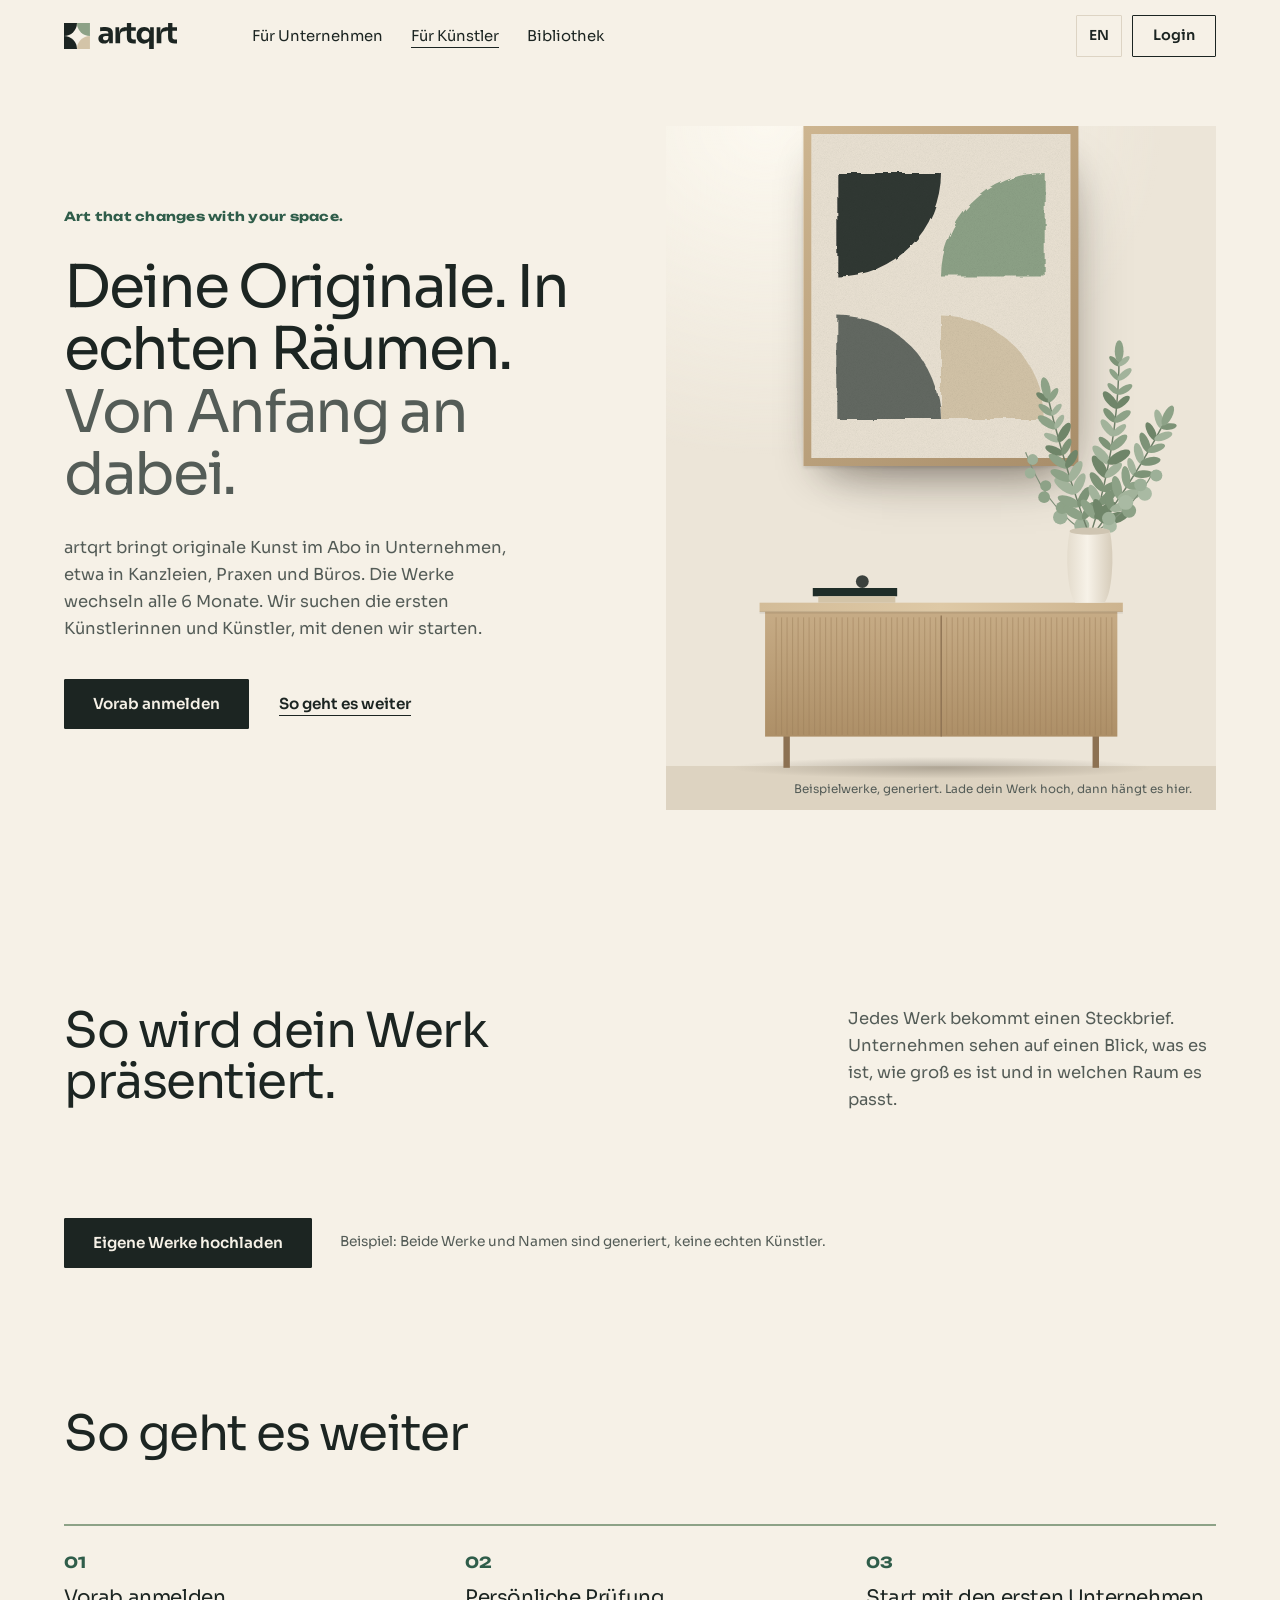
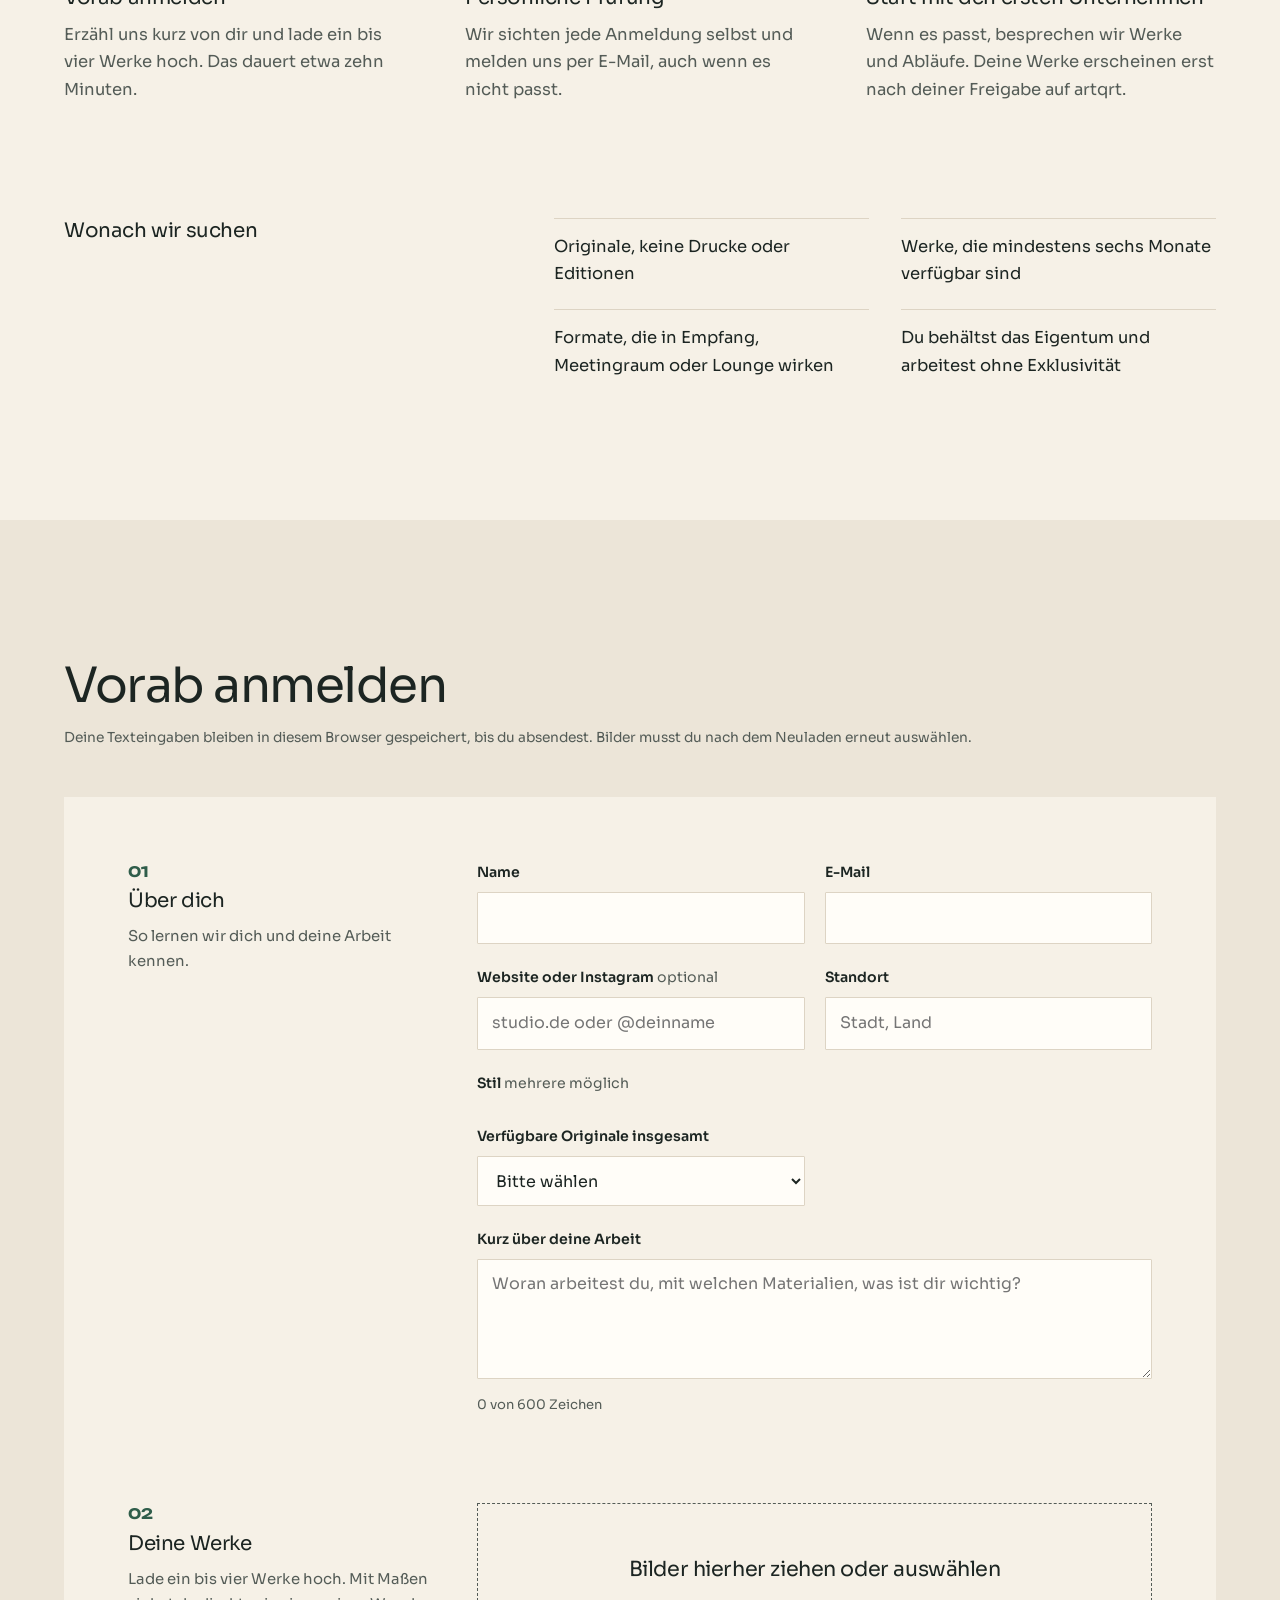
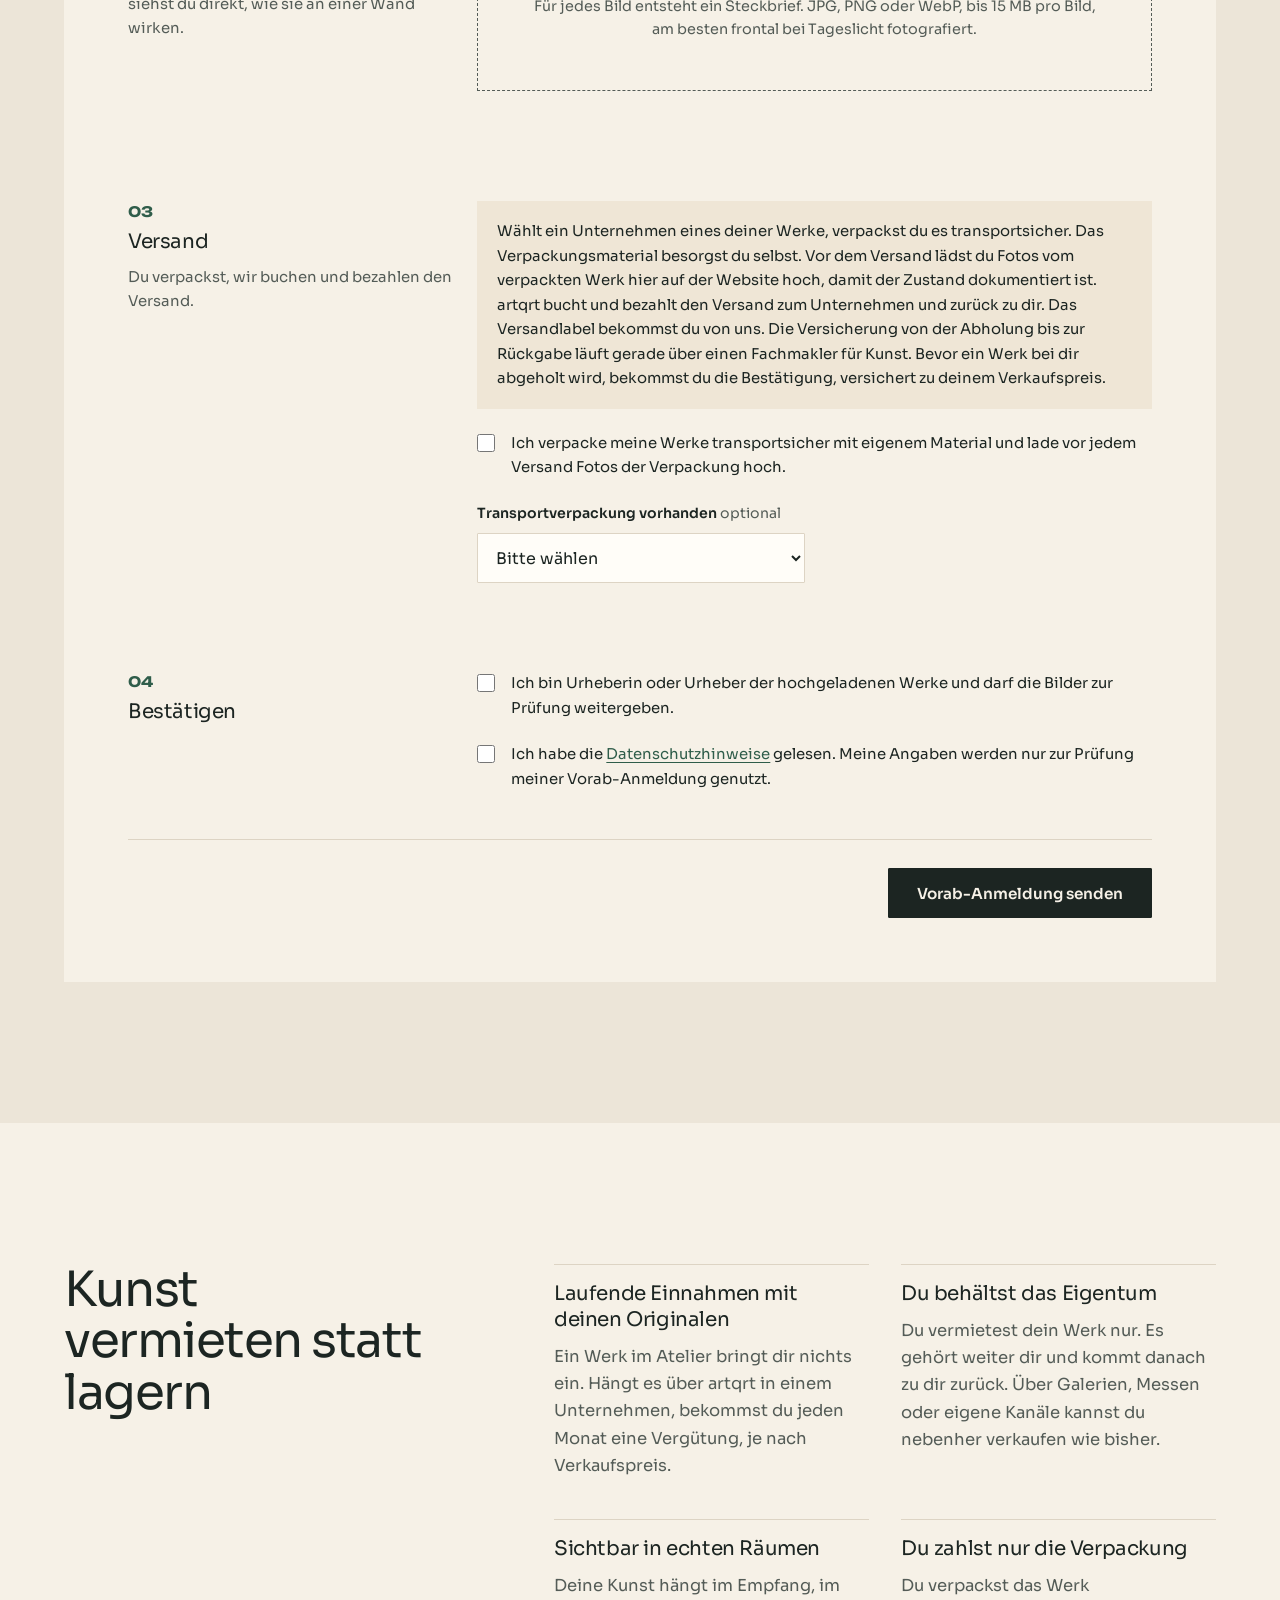
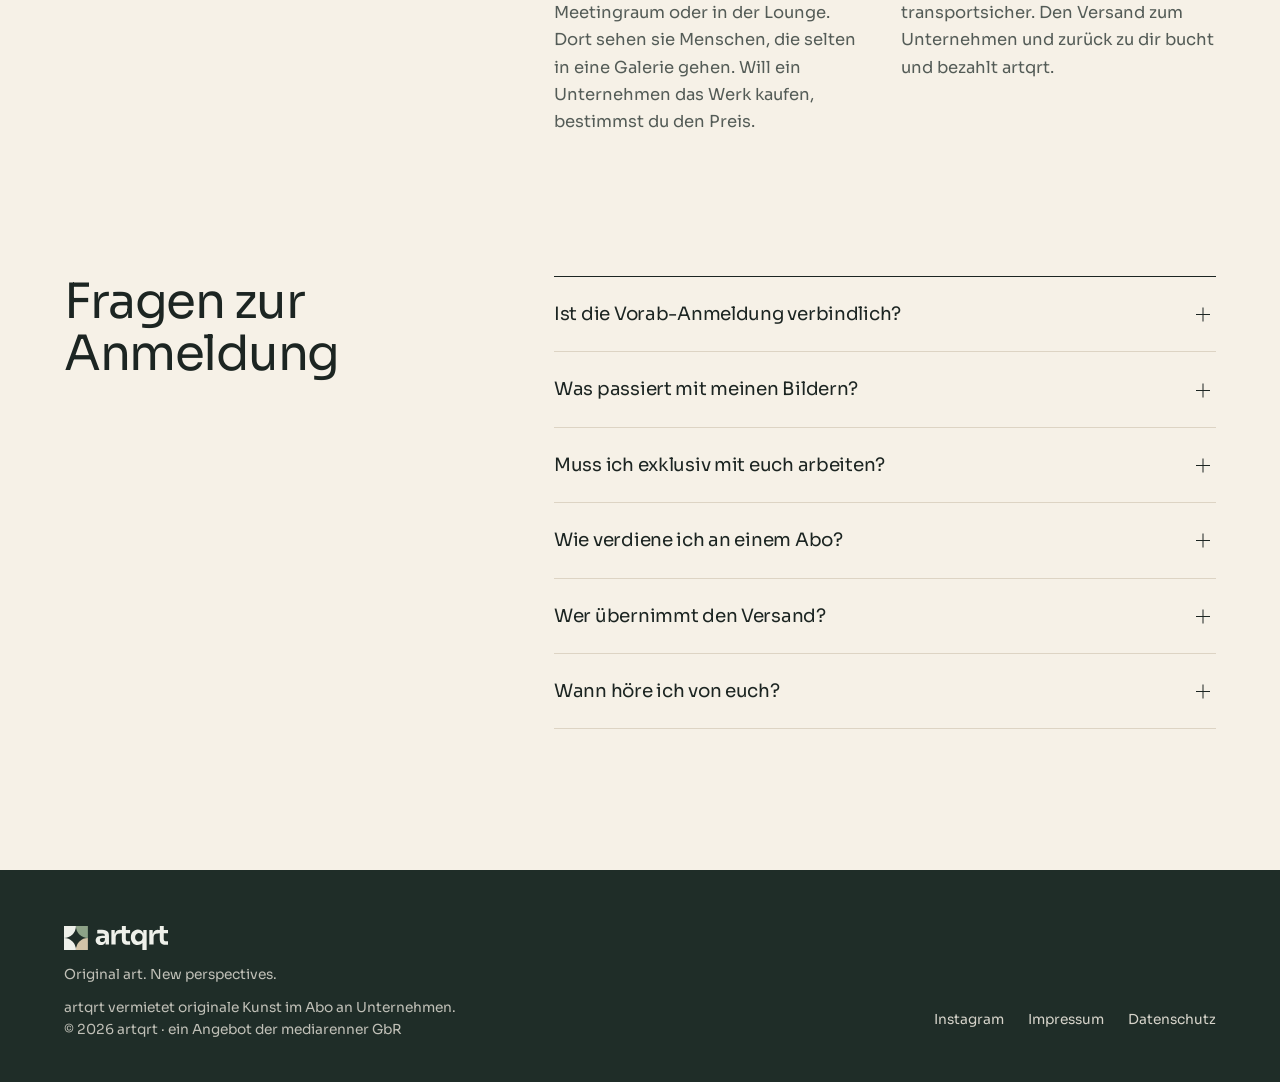
<file: kuenstler.html>
<!DOCTYPE html>
<html lang="de" data-title-en="Rent out your art as an artist: pre-register now | artqrt">
<head>
<meta charset="utf-8">
<meta name="viewport" content="width=device-width, initial-scale=1, viewport-fit=cover">
<title>Kunst vermieten als Künstler: jetzt vorab anmelden | artqrt</title>
<meta name="description" content="Vermiete deine Originale an Unternehmen und verdiene an jedem Abo-Monat mit. Du behältst das Eigentum, ohne Exklusivität. Jetzt ein bis vier Werke einreichen.">
<link rel="canonical" href="https://www.artqrt.de/kuenstler.html">
<meta property="og:type" content="website">
<meta property="og:site_name" content="artqrt">
<meta property="og:locale" content="de_DE">
<meta property="og:url" content="https://www.artqrt.de/kuenstler.html">
<meta property="og:title" content="Kunst vermieten als Künstler: jetzt vorab anmelden | artqrt">
<meta property="og:description" content="Vermiete deine Originale an Unternehmen und verdiene an jedem Abo-Monat mit. Du behältst das Eigentum, ohne Exklusivität. Jetzt ein bis vier Werke einreichen.">
<meta property="og:image" content="https://www.artqrt.de/assets/og.png">
<meta property="og:image:width" content="1200">
<meta property="og:image:height" content="630">
<meta property="og:image:alt" content="artqrt: originale Kunst im Abo für Unternehmen">
<meta name="twitter:card" content="summary_large_image">
<script type="application/ld+json">{"@context": "https://schema.org", "@graph": [{"@type": "Organization", "@id": "https://www.artqrt.de/#org", "name": "artqrt", "legalName": "mediarenner GbR", "description": "artqrt vermietet originale Kunst im Abo an Unternehmen. Die Werke wechseln alle 6 Monate, Lieferung und Rückversand sind im Preis enthalten.", "url": "https://www.artqrt.de/", "logo": "https://www.artqrt.de/assets/logo.svg", "email": "info@artqrt.de", "telephone": "+49 176 47305606", "vatID": "DE364329565", "address": {"@type": "PostalAddress", "streetAddress": "Liskircherstraße 17", "postalCode": "93049", "addressLocality": "Regensburg", "addressCountry": "DE"}, "slogan": "Art that changes with your space.", "sameAs": ["https://www.instagram.com/artqrt.official/"]}, {"@type": "BreadcrumbList", "itemListElement": [{"@type": "ListItem", "position": 1, "name": "artqrt", "item": "https://www.artqrt.de/"}, {"@type": "ListItem", "position": 2, "name": "Für Künstler", "item": "https://www.artqrt.de/kuenstler.html"}]}, {"@type": "FAQPage", "mainEntity": [{"@type": "Question", "name": "Ist die Vorab-Anmeldung verbindlich?", "acceptedAnswer": {"@type": "Answer", "text": "Nein. Sie ist kostenlos und unverbindlich. Eine Vereinbarung schließen wir erst, wenn beide Seiten zusammenarbeiten möchten."}}, {"@type": "Question", "name": "Was passiert mit meinen Bildern?", "acceptedAnswer": {"@type": "Answer", "text": "Wir nutzen sie nur, um deine Vorab-Anmeldung zu prüfen. Ohne deine ausdrückliche Zustimmung wird nichts veröffentlicht."}}, {"@type": "Question", "name": "Muss ich exklusiv mit euch arbeiten?", "acceptedAnswer": {"@type": "Answer", "text": "Nein. Deine Werke bleiben dein Eigentum. Du verkaufst weiter über Galerien, Messen oder deine eigenen Kanäle."}}, {"@type": "Question", "name": "Wer übernimmt den Versand?", "acceptedAnswer": {"@type": "Answer", "text": "Du verpackst das Werk transportsicher mit eigenem Material und lädst Fotos der Verpackung hoch. artqrt bucht und bezahlt den Versand zum Unternehmen und zurück zu dir."}}, {"@type": "Question", "name": "Wann höre ich von euch?", "acceptedAnswer": {"@type": "Answer", "text": "Wir prüfen Vorab-Anmeldungen in der Reihenfolge des Eingangs und melden uns bei allen, auch wenn es aktuell nicht passt."}}]}]}</script>
<link rel="icon" href="assets/favicon.svg" type="image/svg+xml">
<meta name="theme-color" content="#F6F1E7">
<meta name="color-scheme" content="light">
<link rel="stylesheet" href="assets/site.css">
<script src="assets/site.js"></script>
</head>
<body>
<header class="nav" id="nav">
  <div class="wrap nav-in">
    <a href="index.html" class="brand" aria-label="artqrt Startseite" data-en-label="artqrt home"><img class="logo" src="assets/logo.svg" alt="artqrt" width="113" height="26"></a>
    <nav class="nav-links" aria-label="Hauptnavigation" data-en-label="Main navigation">
      <a href="unternehmen.html" data-en="For companies">Für Unternehmen</a>
      <a href="kuenstler.html" data-en="For artists">Für Künstler</a>
      <a href="bibliothek.html" data-en="Library">Bibliothek</a>
    </nav>
    <div class="nav-tools">
      <button class="lang" id="lang" type="button">EN</button>
      <a href="login.html" class="btn btn-quiet">Login</a>
    </div>
  </div>
</header>
<svg width="0" height="0" style="position:absolute" aria-hidden="true"><defs>
  <filter id="grain" x="0" y="0" width="100%" height="100%"><feTurbulence type="fractalNoise" baseFrequency=".85" numOctaves="2" stitchTiles="stitch"/><feColorMatrix type="saturate" values="0"/></filter>
  <filter id="soft" x="-15%" y="-15%" width="130%" height="130%"><feGaussianBlur stdDeviation="9"/></filter>
  <filter id="haze" x="-10%" y="-10%" width="120%" height="120%"><feGaussianBlur stdDeviation="22"/></filter>
  <filter id="soft2" x="-5%" y="-5%" width="110%" height="110%"><feTurbulence type="fractalNoise" baseFrequency=".035" numOctaves="3" seed="4" result="n"/><feDisplacementMap in="SourceGraphic" in2="n" scale="9"/></filter>
</defs></svg>



<main id="top">
  <section class="hero" aria-labelledby="h1">
    <div class="wrap hero-grid">
      <div class="hero-copy">
        <p class="kicker">Art that changes with your space.</p>
        <h1 id="h1" data-en="Your originals. In real rooms. &lt;span&gt;In from the start.&lt;/span&gt;">Deine Originale. In echten Räumen. <span>Von Anfang an dabei.</span></h1>
        <p class="hero-sub" data-en="&lt;span data-brand&gt;artqrt&lt;/span&gt; brings original art by subscription into companies such as law firms, medical practices and offices. The works change every 6 months. We are looking for the first artists to start with."><span data-brand>artqrt</span> bringt originale Kunst im Abo in Unternehmen, etwa in Kanzleien, Praxen und Büros. Die Werke wechseln alle 6 Monate. Wir suchen die ersten Künstlerinnen und Künstler, mit denen wir starten.</p>
        <div class="hero-cta">
          <a href="#anmelden" class="btn" data-en="Pre-register">Vorab anmelden</a>
          <a href="#ablauf" class="link" data-en="What happens next">So geht es weiter</a>
        </div>
      </div>
      <div class="hero-scene" aria-hidden="true">
        <div class="room">
          <div class="painting" id="painting"><div class="canvas" id="canvas"><svg viewBox="0 0 400 500" preserveAspectRatio="xMidYMid slice" role="img" aria-label="Beispielwerk, generiert">
<rect width="400" height="500" fill="#EAE2D3"/>
<path d="M40 60 H200 A160 160 0 0 1 40 220 Z" fill="#1C2522" filter="url(#soft2)" opacity=".9"/>
<path d="M360 220 H200 A160 160 0 0 1 360 60 Z" fill="#8DA287" filter="url(#soft2)"/>
<path d="M40 440 V280 A160 160 0 0 1 200 440 Z" fill="#545C57" filter="url(#soft2)" opacity=".9"/>
<path d="M200 280 A160 160 0 0 1 360 440 H200 Z" fill="#D3C4A8" filter="url(#soft2)"/>
<rect width="400" height="500" filter="url(#grain)" opacity=".18" style="mix-blend-mode:multiply"/>
</svg></div></div>
          <svg class="room-svg" viewBox="0 0 600 750" preserveAspectRatio="xMidYMax meet" aria-hidden="true">
<defs>
 <linearGradient id="oak" x1="0" y1="0" x2="0" y2="1"><stop offset="0" stop-color="#C7AC86"/><stop offset="1" stop-color="#AD8F67"/></linearGradient>
 <linearGradient id="oakTop" x1="0" y1="0" x2="1" y2="0"><stop offset="0" stop-color="#D3BC98"/><stop offset=".5" stop-color="#DEC9A6"/><stop offset="1" stop-color="#CDB48F"/></linearGradient>
 <linearGradient id="vase" x1="0" y1="0" x2="1" y2="0"><stop offset="0" stop-color="#E4DCCD"/><stop offset=".45" stop-color="#F7F2E8"/><stop offset="1" stop-color="#D6CCBA"/></linearGradient>
 <radialGradient id="floorShadow" cx=".5" cy=".5" r=".5"><stop offset="0" stop-color="#3B3328" stop-opacity=".28"/><stop offset="1" stop-color="#3B3328" stop-opacity="0"/></radialGradient>
</defs>
<rect x="0" y="702" width="600" height="48" fill="var(--floor)"/>
<ellipse cx="300" cy="704" rx="230" ry="12" fill="url(#floorShadow)"/>
<rect x="128" y="668" width="7" height="36" fill="#8C7152"/><rect x="465" y="668" width="7" height="36" fill="#8C7152"/>
<rect x="108" y="532" width="384" height="138" fill="url(#oak)"/>
<g stroke="#9C7F5A" stroke-opacity=".55" stroke-width="1"><line x1="120" y1="540" x2="120" y2="668"/><line x1="126" y1="540" x2="126" y2="668"/><line x1="132" y1="540" x2="132" y2="668"/><line x1="138" y1="540" x2="138" y2="668"/><line x1="144" y1="540" x2="144" y2="668"/><line x1="150" y1="540" x2="150" y2="668"/><line x1="156" y1="540" x2="156" y2="668"/><line x1="162" y1="540" x2="162" y2="668"/><line x1="168" y1="540" x2="168" y2="668"/><line x1="174" y1="540" x2="174" y2="668"/><line x1="180" y1="540" x2="180" y2="668"/><line x1="186" y1="540" x2="186" y2="668"/><line x1="192" y1="540" x2="192" y2="668"/><line x1="198" y1="540" x2="198" y2="668"/><line x1="204" y1="540" x2="204" y2="668"/><line x1="210" y1="540" x2="210" y2="668"/><line x1="216" y1="540" x2="216" y2="668"/><line x1="222" y1="540" x2="222" y2="668"/><line x1="228" y1="540" x2="228" y2="668"/><line x1="234" y1="540" x2="234" y2="668"/><line x1="240" y1="540" x2="240" y2="668"/><line x1="246" y1="540" x2="246" y2="668"/><line x1="252" y1="540" x2="252" y2="668"/><line x1="258" y1="540" x2="258" y2="668"/><line x1="264" y1="540" x2="264" y2="668"/><line x1="270" y1="540" x2="270" y2="668"/><line x1="276" y1="540" x2="276" y2="668"/><line x1="282" y1="540" x2="282" y2="668"/><line x1="288" y1="540" x2="288" y2="668"/><line x1="294" y1="540" x2="294" y2="668"/><line x1="300" y1="540" x2="300" y2="668"/><line x1="306" y1="540" x2="306" y2="668"/><line x1="312" y1="540" x2="312" y2="668"/><line x1="318" y1="540" x2="318" y2="668"/><line x1="324" y1="540" x2="324" y2="668"/><line x1="330" y1="540" x2="330" y2="668"/><line x1="336" y1="540" x2="336" y2="668"/><line x1="342" y1="540" x2="342" y2="668"/><line x1="348" y1="540" x2="348" y2="668"/><line x1="354" y1="540" x2="354" y2="668"/><line x1="360" y1="540" x2="360" y2="668"/><line x1="366" y1="540" x2="366" y2="668"/><line x1="372" y1="540" x2="372" y2="668"/><line x1="378" y1="540" x2="378" y2="668"/><line x1="384" y1="540" x2="384" y2="668"/><line x1="390" y1="540" x2="390" y2="668"/><line x1="396" y1="540" x2="396" y2="668"/><line x1="402" y1="540" x2="402" y2="668"/><line x1="408" y1="540" x2="408" y2="668"/><line x1="414" y1="540" x2="414" y2="668"/><line x1="420" y1="540" x2="420" y2="668"/><line x1="426" y1="540" x2="426" y2="668"/><line x1="432" y1="540" x2="432" y2="668"/><line x1="438" y1="540" x2="438" y2="668"/><line x1="444" y1="540" x2="444" y2="668"/><line x1="450" y1="540" x2="450" y2="668"/><line x1="456" y1="540" x2="456" y2="668"/><line x1="462" y1="540" x2="462" y2="668"/><line x1="468" y1="540" x2="468" y2="668"/><line x1="474" y1="540" x2="474" y2="668"/><line x1="480" y1="540" x2="480" y2="668"/><line x1="486" y1="540" x2="486" y2="668"/></g>
<line x1="300" y1="538" x2="300" y2="670" stroke="#8C7152" stroke-width="1.4"/>
<rect x="102" y="524" width="396" height="10" fill="url(#oakTop)"/>
<rect x="102" y="533" width="396" height="3" fill="#000" opacity=".08"/>
<rect x="160" y="508" width="92" height="9" fill="#1F2D28"/><rect x="166" y="517" width="84" height="7" fill="#D3C4A8"/>
<circle cx="214" cy="501" r="7" fill="#1C2522" opacity=".85"/>
<g transform="translate(42,0)"><path d="M416,448 Q372,420 350,360" fill="none" stroke="#7E8F78" stroke-width="1.3"/><circle cx="411.2" cy="440.0" r="8.2" fill="#9DB098"/><circle cx="387.8" cy="430.8" r="7.9" fill="#9DB098"/><circle cx="389.7" cy="420.5" r="6.8" fill="#8DA287"/><circle cx="370.2" cy="409.0" r="6.4" fill="#8DA287"/><circle cx="371.9" cy="396.4" r="6.0" fill="#8DA287"/><circle cx="355.0" cy="382.7" r="5.9" fill="#9DB098"/><circle cx="357.7" cy="367.9" r="5.9" fill="#9DB098"/><path d="M418,446 Q390,370 372,290" fill="none" stroke="#6E7F68" stroke-width="1.6" stroke-linecap="round"/><ellipse cx="402.6" cy="426.2" rx="13.3" ry="5.3" fill="#8DA287" transform="rotate(-150.3 402.6 426.2)"/><ellipse cx="418.4" cy="423.8" rx="11.1" ry="4.4" fill="#7D9377" transform="rotate(-57.0 418.4 423.8)"/><ellipse cx="397.3" cy="413.7" rx="13.1" ry="5.2" fill="#8DA287" transform="rotate(-157.5 397.3 413.7)"/><ellipse cx="413.4" cy="408.7" rx="12.1" ry="4.8" fill="#7D9377" transform="rotate(-61.3 413.4 408.7)"/><ellipse cx="393.2" cy="397.1" rx="14.0" ry="5.6" fill="#A2B39B" transform="rotate(-145.1 393.2 397.1)"/><ellipse cx="408.4" cy="394.2" rx="12.4" ry="5.0" fill="#A2B39B" transform="rotate(-63.8 408.4 394.2)"/><ellipse cx="388.7" cy="385.3" rx="12.6" ry="5.1" fill="#8DA287" transform="rotate(-154.7 388.7 385.3)"/><ellipse cx="404.6" cy="380.5" rx="12.4" ry="5.0" fill="#A2B39B" transform="rotate(-59.8 404.6 380.5)"/><ellipse cx="385.6" cy="369.7" rx="12.3" ry="4.9" fill="#8DA287" transform="rotate(-144.7 385.6 369.7)"/><ellipse cx="400.0" cy="367.4" rx="11.3" ry="4.5" fill="#6F8569" transform="rotate(-58.4 400.0 367.4)"/><ellipse cx="381.5" cy="358.2" rx="10.8" ry="4.3" fill="#6F8569" transform="rotate(-157.6 381.5 358.2)"/><ellipse cx="394.5" cy="354.0" rx="9.8" ry="3.9" fill="#7D9377" transform="rotate(-62.9 394.5 354.0)"/><ellipse cx="378.7" cy="344.1" rx="9.4" ry="3.8" fill="#A2B39B" transform="rotate(-155.4 378.7 344.1)"/><ellipse cx="392.0" cy="338.4" rx="12.0" ry="4.8" fill="#6F8569" transform="rotate(-58.9 392.0 338.4)"/><ellipse cx="373.6" cy="327.4" rx="12.0" ry="4.8" fill="#8DA287" transform="rotate(-146.5 373.6 327.4)"/><ellipse cx="386.7" cy="326.7" rx="8.7" ry="3.5" fill="#A2B39B" transform="rotate(-58.5 386.7 326.7)"/><ellipse cx="372.0" cy="313.8" rx="9.6" ry="3.8" fill="#8DA287" transform="rotate(-143.1 372.0 313.8)"/><ellipse cx="383.6" cy="313.5" rx="8.0" ry="3.2" fill="#A2B39B" transform="rotate(-48.8 383.6 313.5)"/><ellipse cx="368.9" cy="300.2" rx="8.6" ry="3.5" fill="#6F8569" transform="rotate(-146.2 368.9 300.2)"/><ellipse cx="379.9" cy="297.8" rx="9.0" ry="3.6" fill="#8DA287" transform="rotate(-55.8 379.9 297.8)"/><ellipse cx="372.0" cy="290.0" rx="12.0" ry="4.8" fill="#8DA287" transform="rotate(-102.7 372.0 290.0)"/><path d="M422,446 Q452,350 452,250" fill="none" stroke="#6E7F68" stroke-width="1.6" stroke-linecap="round"/><ellipse cx="419.1" cy="422.1" rx="13.0" ry="5.2" fill="#8DA287" transform="rotate(-128.9 419.1 422.1)"/><ellipse cx="436.7" cy="423.6" rx="14.2" ry="5.7" fill="#6F8569" transform="rotate(-36.7 436.7 423.6)"/><ellipse cx="425.5" cy="406.6" rx="12.2" ry="4.9" fill="#A2B39B" transform="rotate(-117.0 425.5 406.6)"/><ellipse cx="439.3" cy="409.3" rx="12.6" ry="5.0" fill="#7D9377" transform="rotate(-38.8 439.3 409.3)"/><ellipse cx="427.9" cy="392.3" rx="12.4" ry="4.9" fill="#7D9377" transform="rotate(-124.8 427.9 392.3)"/><ellipse cx="442.8" cy="397.4" rx="10.6" ry="4.2" fill="#7D9377" transform="rotate(-25.2 442.8 397.4)"/><ellipse cx="430.9" cy="375.8" rx="14.0" ry="5.6" fill="#6F8569" transform="rotate(-121.9 430.9 375.8)"/><ellipse cx="445.7" cy="379.7" rx="11.8" ry="4.7" fill="#A2B39B" transform="rotate(-40.3 445.7 379.7)"/><ellipse cx="432.6" cy="362.9" rx="13.2" ry="5.3" fill="#A2B39B" transform="rotate(-132.9 432.6 362.9)"/><ellipse cx="451.6" cy="365.4" rx="13.9" ry="5.6" fill="#6F8569" transform="rotate(-29.2 451.6 365.4)"/><ellipse cx="437.0" cy="350.4" rx="9.7" ry="3.9" fill="#7D9377" transform="rotate(-135.8 437.0 350.4)"/><ellipse cx="451.4" cy="349.3" rx="12.0" ry="4.8" fill="#8DA287" transform="rotate(-41.6 451.4 349.3)"/><ellipse cx="439.4" cy="333.4" rx="11.3" ry="4.5" fill="#A2B39B" transform="rotate(-127.7 439.4 333.4)"/><ellipse cx="452.1" cy="336.0" rx="9.4" ry="3.8" fill="#A2B39B" transform="rotate(-40.3 452.1 336.0)"/><ellipse cx="441.7" cy="319.7" rx="9.8" ry="3.9" fill="#7D9377" transform="rotate(-131.5 441.7 319.7)"/><ellipse cx="455.5" cy="321.0" rx="10.6" ry="4.3" fill="#8DA287" transform="rotate(-33.5 455.5 321.0)"/><ellipse cx="442.4" cy="303.1" rx="11.7" ry="4.7" fill="#6F8569" transform="rotate(-129.8 442.4 303.1)"/><ellipse cx="455.8" cy="305.4" rx="9.8" ry="3.9" fill="#6F8569" transform="rotate(-40.7 455.8 305.4)"/><ellipse cx="445.3" cy="290.7" rx="8.1" ry="3.2" fill="#8DA287" transform="rotate(-134.7 445.3 290.7)"/><ellipse cx="457.9" cy="291.6" rx="9.6" ry="3.8" fill="#8DA287" transform="rotate(-30.3 457.9 291.6)"/><ellipse cx="446.8" cy="275.3" rx="7.8" ry="3.1" fill="#8DA287" transform="rotate(-130.1 446.8 275.3)"/><ellipse cx="457.9" cy="275.1" rx="9.6" ry="3.8" fill="#A2B39B" transform="rotate(-40.0 457.9 275.1)"/><ellipse cx="446.9" cy="260.7" rx="7.5" ry="3.0" fill="#7D9377" transform="rotate(-136.9 446.9 260.7)"/><ellipse cx="457.2" cy="260.8" rx="7.8" ry="3.1" fill="#A2B39B" transform="rotate(-40.4 457.2 260.8)"/><ellipse cx="452.0" cy="250.0" rx="12.0" ry="4.8" fill="#8DA287" transform="rotate(-90.0 452.0 250.0)"/><path d="M425,448 Q472,385 505,320" fill="none" stroke="#6E7F68" stroke-width="1.6" stroke-linecap="round"/><ellipse cx="430.2" cy="423.9" rx="13.6" ry="5.4" fill="#6F8569" transform="rotate(-109.3 430.2 423.9)"/><ellipse cx="447.1" cy="431.8" rx="14.8" ry="5.9" fill="#6F8569" transform="rotate(-15.7 447.1 431.8)"/><ellipse cx="441.3" cy="412.5" rx="11.6" ry="4.6" fill="#7D9377" transform="rotate(-100.7 441.3 412.5)"/><ellipse cx="453.4" cy="419.6" rx="11.8" ry="4.7" fill="#A2B39B" transform="rotate(-17.1 453.4 419.6)"/><ellipse cx="449.6" cy="398.6" rx="13.0" ry="5.2" fill="#8DA287" transform="rotate(-101.6 449.6 398.6)"/><ellipse cx="464.3" cy="406.5" rx="14.3" ry="5.7" fill="#A2B39B" transform="rotate(-16.0 464.3 406.5)"/><ellipse cx="459.3" cy="386.7" rx="11.8" ry="4.7" fill="#8DA287" transform="rotate(-96.0 459.3 386.7)"/><ellipse cx="469.9" cy="396.3" rx="10.7" ry="4.3" fill="#8DA287" transform="rotate(-5.9 469.9 396.3)"/><ellipse cx="465.7" cy="375.9" rx="10.1" ry="4.0" fill="#A2B39B" transform="rotate(-107.9 465.7 375.9)"/><ellipse cx="477.9" cy="383.9" rx="10.5" ry="4.2" fill="#7D9377" transform="rotate(-3.8 477.9 383.9)"/><ellipse cx="473.5" cy="361.4" rx="11.8" ry="4.7" fill="#A2B39B" transform="rotate(-105.6 473.5 361.4)"/><ellipse cx="486.2" cy="369.9" rx="11.1" ry="4.5" fill="#7D9377" transform="rotate(-10.3 486.2 369.9)"/><ellipse cx="480.1" cy="349.3" rx="11.5" ry="4.6" fill="#7D9377" transform="rotate(-112.1 480.1 349.3)"/><ellipse cx="492.5" cy="355.7" rx="10.1" ry="4.1" fill="#8DA287" transform="rotate(-20.0 492.5 355.7)"/><ellipse cx="486.8" cy="337.2" rx="10.8" ry="4.3" fill="#6F8569" transform="rotate(-116.8 486.8 337.2)"/><ellipse cx="500.1" cy="342.7" rx="10.4" ry="4.2" fill="#A2B39B" transform="rotate(-19.8 500.1 342.7)"/><ellipse cx="495.4" cy="323.7" rx="10.8" ry="4.3" fill="#A2B39B" transform="rotate(-107.0 495.4 323.7)"/><ellipse cx="506.1" cy="332.0" rx="8.7" ry="3.5" fill="#7D9377" transform="rotate(-6.9 506.1 332.0)"/><ellipse cx="505.0" cy="320.0" rx="12.0" ry="4.8" fill="#8DA287" transform="rotate(-63.1 505.0 320.0)"/><path d="M424,448 Q470,420 490,380" fill="none" stroke="#7E8F78" stroke-width="1.3"/><circle cx="441.9" cy="440.3" r="7.6" fill="#A9BAA3"/><circle cx="440.7" cy="432.2" r="7.4" fill="#9DB098"/><circle cx="462.8" cy="423.7" r="7.7" fill="#8DA287"/><circle cx="459.2" cy="414.7" r="8.1" fill="#A9BAA3"/><circle cx="480.0" cy="405.3" r="7.7" fill="#A9BAA3"/><circle cx="475.3" cy="395.5" r="7.0" fill="#9DB098"/><circle cx="492.5" cy="385.3" r="6.6" fill="#9DB098"/><path d="M398 446 Q394 468 396 492 Q398 516 404 524 L436 524 Q442 516 444 492 Q446 468 442 446 Z" fill="url(#vase)"/>
<ellipse cx="420" cy="446" rx="22" ry="4" fill="#CFC5B2"/></g>
</svg>
        </div>
        <p class="room-note" id="roomNote">Beispielwerke, generiert. Lade dein Werk hoch, dann hängt es hier.</p>
      </div>
    </div>
  </section>

  <section class="section" aria-labelledby="exh" style="padding-bottom:0">
    <div class="wrap">
      <div class="grid12">
        <h2 id="exh" class="ex-h" data-en="How your work is presented.">So wird dein Werk präsentiert.</h2>
        <p class="muted ex-p" data-en="Every work gets a fact sheet. Companies see at a glance what it is, how big it is and which room it suits.">Jedes Werk bekommt einen Steckbrief. Unternehmen sehen auf einen Blick, was es ist, wie groß es ist und in welchen Raum es passt.</p>
      </div>
      <div class="examples" id="examples"></div>
      <div class="ex-cta"><a href="#anmelden" class="btn" data-en="Upload your own works">Eigene Werke hochladen</a><span class="muted small" data-en="Example: both works and names are generated, not real artists.">Beispiel: Beide Werke und Namen sind generiert, keine echten Künstler.</span></div>
    </div>
  </section>

  <section class="section" id="ablauf" aria-labelledby="abh">
    <div class="wrap">
      <h2 id="abh" data-en="What happens next">So geht es weiter</h2>
      <div class="process">
        <article><div class="n">01</div><h3 data-en="Pre-register">Vorab anmelden</h3><p data-en="Tell us a bit about yourself and upload one to four works. It takes about ten minutes.">Erzähl uns kurz von dir und lade ein bis vier Werke hoch. Das dauert etwa zehn Minuten.</p></article>
        <article><div class="n">02</div><h3 data-en="Personal review">Persönliche Prüfung</h3><p data-en="We look at every application ourselves and reply by email, even if it&#x27;s a no.">Wir sichten jede Anmeldung selbst und melden uns per E-Mail, auch wenn es nicht passt.</p></article>
        <article><div class="n">03</div><h3 data-en="Start with the first companies">Start mit den ersten Unternehmen</h3><p data-en="If it&#x27;s a fit, we talk through works and logistics. Your works only appear on artqrt once you approve.">Wenn es passt, besprechen wir Werke und Abläufe. Deine Werke erscheinen erst nach deiner Freigabe auf artqrt.</p></article>
      </div>
      <div class="grid12 criteria">
        <h3 data-en="What we&#x27;re looking for">Wonach wir suchen</h3>
        <ul>
          <li data-en="Originals, no prints or editions">Originale, keine Drucke oder Editionen</li>
          <li data-en="Works that are available for at least six months">Werke, die mindestens sechs Monate verfügbar sind</li>
          <li data-en="Formats that work in a reception, meeting room or lounge">Formate, die in Empfang, Meetingraum oder Lounge wirken</li>
          <li data-en="You keep ownership and there&#x27;s no exclusivity">Du behältst das Eigentum und arbeitest ohne Exklusivität</li>
        </ul>
      </div>
    </div>
  </section>

  <section class="form-sec" id="anmelden" aria-labelledby="fh">
    <div class="wrap" id="formWrap">
      <div class="form-head">
        <h2 id="fh" data-en="Pre-register">Vorab anmelden</h2>
        <p class="muted small" id="draftNote" data-en="Your text entries stay saved in this browser until you submit. You&#x27;ll need to pick images again after a reload.">Deine Texteingaben bleiben in diesem Browser gespeichert, bis du absendest. Bilder musst du nach dem Neuladen erneut auswählen.</p>
      </div>

      <form id="form" novalidate>
        <div style="position:absolute;left:-9999px" aria-hidden="true"><label>Website<input type="text" id="hp" name="company_website" tabindex="-1" autocomplete="off"></label></div>
        <fieldset>
          <div class="fs-title"><div class="n">01</div><h3 data-en="About you">Über dich</h3><p data-en="So we get to know you and your work.">So lernen wir dich und deine Arbeit kennen.</p></div>
          <div class="fs-body">
            <div class="field"><label for="name">Name</label><input id="name" name="name" type="text" autocomplete="name" required><div class="error" data-en="Enter your name.">Gib deinen Namen ein.</div></div>
            <div class="field"><label for="email" data-en="Email">E-Mail</label><input id="email" name="email" type="email" autocomplete="email" inputmode="email" required><div class="error" data-en="Enter a valid email address, for example name@studio.de.">Gib eine gültige E-Mail-Adresse ein, zum Beispiel name@studio.de.</div></div>
            <div class="field"><label for="web" data-en="Website or Instagram &lt;span class=&quot;opt&quot;&gt;optional&lt;/span&gt;">Website oder Instagram <span class="opt">optional</span></label><input id="web" name="web" type="text" placeholder="studio.de oder @deinname" data-en-placeholder="studio.com or @yourname"></div>
            <div class="field"><label for="city" data-en="Location">Standort</label><input id="city" name="city" type="text" autocomplete="address-level2" placeholder="Stadt, Land" data-en-placeholder="City, country" required><div class="error" data-en="Tell us where you work.">Gib an, wo du arbeitest.</div></div>
            <div class="field full" id="styleField"><span class="lbl" data-en="Style &lt;span class=&quot;opt&quot;&gt;pick several&lt;/span&gt;">Stil <span class="opt">mehrere möglich</span></span>
              <div class="chips" id="styles"></div><div class="error" data-en="Pick at least one style.">Wähle mindestens einen Stil.</div></div>
            <div class="field"><label for="count" data-en="Originals available in total">Verfügbare Originale insgesamt</label>
              <select id="count" name="count" required><option value="" data-en="Please choose">Bitte wählen</option><option data-en="1 to 5">1 bis 5</option><option data-en="6 to 15">6 bis 15</option><option data-en="16 to 40">16 bis 40</option><option data-en="More than 40">Mehr als 40</option></select><div class="error" data-en="Choose a number.">Wähle eine Anzahl.</div></div>
            <div class="field full"><label for="bio" data-en="About your work, briefly">Kurz über deine Arbeit</label><textarea id="bio" name="bio" maxlength="600" placeholder="Woran arbeitest du, mit welchen Materialien, was ist dir wichtig?" data-en-placeholder="What are you working on, with which materials, what matters to you?" required></textarea><div class="hint"><span id="bioCount">0</span> <span data-en="of 600 characters">von 600 Zeichen</span></div><div class="error" data-en="Write a few sentences about your work.">Schreib ein paar Sätze über deine Arbeit.</div></div>
          </div>
        </fieldset>

        <fieldset>
          <div class="fs-title"><div class="n">02</div><h3 data-en="Your works">Deine Werke</h3><p data-en="Upload one to four works. With dimensions you see right away how they look on a wall.">Lade ein bis vier Werke hoch. Mit Maßen siehst du direkt, wie sie an einer Wand wirken.</p></div>
          <div class="fs-body" id="worksField">
            <label class="drop" id="drop" for="files">
              <input id="files" type="file" accept="image/jpeg,image/png,image/webp" multiple>
              <strong><span class="d-desk" data-en="Drag images here or choose them">Bilder hierher ziehen oder auswählen</span><span class="d-touch" data-en="Choose photos">Fotos auswählen</span></strong>
              <p data-en="Each image gets a fact sheet. JPG, PNG or WebP, up to 15 MB per image, ideally shot straight on in daylight.">Für jedes Bild entsteht ein Steckbrief. JPG, PNG oder WebP, bis 15 MB pro Bild, am besten frontal bei Tageslicht fotografiert.</p>
            </label>
            <div class="counter" id="counter" aria-live="polite"></div>
            <div class="works" id="works"></div>
            <div class="field full" id="worksErr" style="margin-top:-8px"><div class="error" id="worksErrText">Lade mindestens ein Werk hoch.</div></div>
          </div>
        </fieldset>

        <fieldset>
          <div class="fs-title"><div class="n">03</div><h3 data-en="Shipping">Versand</h3><p data-en="You pack, we book and pay for shipping.">Du verpackst, wir buchen und bezahlen den Versand.</p></div>
          <div class="fs-body">
            <details class="field full ship-info" id="shipInfo" open><summary data-en="How shipping works">So läuft der Versand</summary><p data-en="When a company chooses one of your works, you pack it so it&#x27;s safe for transport. You get the packaging material yourself. Before shipping you upload photos of the packed work here on the website, so its condition is documented. artqrt books and pays for shipping to the company and back to you, and sends you the shipping label. Insurance from pickup to return is being arranged through a specialist fine-art broker. Before a work is collected from you, you get the confirmation that it is insured at your sale price." data-ins="Wählt ein Unternehmen eines deiner Werke, verpackst du es transportsicher. Das Verpackungsmaterial besorgst du selbst. Vor dem Versand lädst du Fotos vom verpackten Werk hier auf der Website hoch, damit der Zustand dokumentiert ist. artqrt bucht und bezahlt den versicherten Versand zum Unternehmen und zurück zu dir. Das Versandlabel bekommst du von uns." data-ins-en="When a company chooses one of your works, you pack it so it&#x27;s safe for transport. You get the packaging material yourself. Before shipping you upload photos of the packed work here on the website, so its condition is documented. artqrt books and pays for insured shipping to the company and back to you, and sends you the shipping label.">Wählt ein Unternehmen eines deiner Werke, verpackst du es transportsicher. Das Verpackungsmaterial besorgst du selbst. Vor dem Versand lädst du Fotos vom verpackten Werk hier auf der Website hoch, damit der Zustand dokumentiert ist. artqrt bucht und bezahlt den Versand zum Unternehmen und zurück zu dir. Das Versandlabel bekommst du von uns. Die Versicherung von der Abholung bis zur Rückgabe läuft gerade über einen Fachmakler für Kunst. Bevor ein Werk bei dir abgeholt wird, bekommst du die Bestätigung, versichert zu deinem Verkaufspreis.</p></details>
            <div class="field full" id="shipField"><label class="check"><input type="checkbox" id="shipOk"><span data-en="I pack my works safely for transport with my own material and upload photos of the packaging before every shipment.">Ich verpacke meine Werke transportsicher mit eigenem Material und lade vor jedem Versand Fotos der Verpackung hoch.</span></label><div class="error" data-en="Please confirm that you&#x27;ll handle the packaging.">Bestätige bitte, dass du die Verpackung übernimmst.</div></div>
            <div class="field"><label for="pack" data-en="Transport packaging on hand &lt;span class=&quot;opt&quot;&gt;optional&lt;/span&gt;">Transportverpackung vorhanden <span class="opt">optional</span></label>
              <select id="pack" name="pack"><option value="" data-en="Please choose">Bitte wählen</option><option data-en="Yes, for all works">Ja, für alle Werke</option><option data-en="For some works">Für einige Werke</option><option data-en="No, I&#x27;ll get it when needed">Nein, besorge ich bei Bedarf</option></select></div>
          </div>
        </fieldset>

        <fieldset>
          <div class="fs-title"><div class="n">04</div><h3 data-en="Confirm">Bestätigen</h3></div>
          <div class="fs-body">
            <div class="field full" id="rightsField"><label class="check"><input type="checkbox" id="rights"><span data-en="I am the creator of the uploaded works and may share the images for review.">Ich bin Urheberin oder Urheber der hochgeladenen Werke und darf die Bilder zur Prüfung weitergeben.</span></label><div class="error" data-en="Please confirm that you are the creator.">Bestätige bitte deine Urheberschaft.</div></div>
            <div class="field full" id="privacyField"><label class="check"><input type="checkbox" id="privacy"><span data-en="I have read the &lt;a href=&quot;datenschutz.html&quot; target=&quot;_blank&quot; rel=&quot;noopener&quot;&gt;privacy notice&lt;/a&gt;. My details are only used to review my pre-registration.">Ich habe die <a href="datenschutz.html" target="_blank" rel="noopener">Datenschutzhinweise</a> gelesen. Meine Angaben werden nur zur Prüfung meiner Vorab-Anmeldung genutzt.</span></label><div class="error" data-en="Agree to the privacy notice so we can process your application.">Stimme den Datenschutzhinweisen zu, damit wir deine Anmeldung bearbeiten können.</div></div>
          </div>
        </fieldset>

        <div class="submit-row">
          <div>
            <p class="form-error" id="formError" role="alert"></p>
          </div>
          <button class="btn" type="submit" id="submit" data-en="Send pre-registration">Vorab-Anmeldung senden</button>
        </div>
      </form>

      <div class="success" id="success" tabindex="-1">
        <h3 data-en="Pre-registration sent.">Vorab-Anmeldung gesendet.</h3>
        <p id="successText" data-en="Thanks. We look at your works ourselves and reply by email.">Danke. Wir sichten deine Werke persönlich und melden uns per E-Mail.</p>
        <p class="small" style="margin-top:28px"><button class="btn btn-quiet" type="button" id="again" data-en="Start another pre-registration">Weitere Vorab-Anmeldung starten</button></p>
      </div>
    </div>
  </section>

  <section class="section" aria-labelledby="guideh" style="padding-bottom:0">
    <div class="wrap grid12 guide">
      <h2 id="guideh" data-en="Rent out your art instead of storing it">Kunst vermieten statt lagern</h2>
      <div class="guide-list">
        <article><h3 data-en="Monthly income from your originals">Laufende Einnahmen mit deinen Originalen</h3><p data-en="A work in the studio earns you nothing. When it hangs in a company through artqrt, you get a monthly payment, depending on its sale price.">Ein Werk im Atelier bringt dir nichts ein. Hängt es über artqrt in einem Unternehmen, bekommst du jeden Monat eine Vergütung, je nach Verkaufspreis.</p></article>
        <article><h3 data-en="You keep ownership">Du behältst das Eigentum</h3><p data-en="You only rent out your work. It stays yours and comes back to you afterwards. You can keep selling through galleries, fairs or your own channels as before.">Du vermietest dein Werk nur. Es gehört weiter dir und kommt danach zu dir zurück. Über Galerien, Messen oder eigene Kanäle kannst du nebenher verkaufen wie bisher.</p></article>
        <article><h3 data-en="Seen in real rooms">Sichtbar in echten Räumen</h3><p data-en="Your art hangs in a reception, a meeting room or a lounge. People see it there who rarely go to a gallery. If a company wants to buy the work, you set the price.">Deine Kunst hängt im Empfang, im Meetingraum oder in der Lounge. Dort sehen sie Menschen, die selten in eine Galerie gehen. Will ein Unternehmen das Werk kaufen, bestimmst du den Preis.</p></article>
        <article><h3 data-en="You only pay for the packaging">Du zahlst nur die Verpackung</h3><p data-en="You pack the work safely for transport. artqrt books and pays for shipping to the company and back to you." data-ins="Du verpackst das Werk transportsicher. Den versicherten Versand zum Unternehmen und zurück zu dir bucht und bezahlt artqrt." data-ins-en="You pack the work safely for transport. artqrt books and pays for the insured shipping to the company and back to you.">Du verpackst das Werk transportsicher. Den Versand zum Unternehmen und zurück zu dir bucht und bezahlt artqrt.</p></article>
      </div>
    </div>
  </section>

  <section class="section faq" aria-labelledby="faqh">
    <div class="wrap grid12">
      <h2 id="faqh" data-en="Questions about signing up">Fragen zur Anmeldung</h2>
      <div class="faq-list">
        <details><summary data-en="Is the pre-registration binding?">Ist die Vorab-Anmeldung verbindlich?</summary><div class="ans" data-en="No. It&#x27;s free and non-binding. We only sign an agreement once both sides want to work together.">Nein. Sie ist kostenlos und unverbindlich. Eine Vereinbarung schließen wir erst, wenn beide Seiten zusammenarbeiten möchten.</div></details>
        <details><summary data-en="What happens to my images?">Was passiert mit meinen Bildern?</summary><div class="ans" data-en="We only use them to review your pre-registration. Nothing is published without your explicit consent.">Wir nutzen sie nur, um deine Vorab-Anmeldung zu prüfen. Ohne deine ausdrückliche Zustimmung wird nichts veröffentlicht.</div></details>
        <details><summary data-en="Do I have to work with you exclusively?">Muss ich exklusiv mit euch arbeiten?</summary><div class="ans" data-en="No. Your works stay yours. You keep selling through galleries, fairs or your own channels.">Nein. Deine Werke bleiben dein Eigentum. Du verkaufst weiter über Galerien, Messen oder deine eigenen Kanäle.</div></details>
        <details><summary data-en="How do I earn from a subscription?">Wie verdiene ich an einem Abo?</summary><div class="ans" id="faqPay"></div></details>
        <details><summary data-en="Who handles shipping?">Wer übernimmt den Versand?</summary><div class="ans" data-en="You pack the work safely for transport with your own material and upload photos of the packaging. artqrt books and pays for shipping to the company and back to you. Insurance from pickup to return is being arranged through a specialist fine-art broker. Before a work is collected from you, you get the confirmation that it is insured at your sale price." data-ins="Du verpackst das Werk transportsicher mit eigenem Material und lädst Fotos der Verpackung hoch. artqrt bucht und bezahlt den versicherten Versand zum Unternehmen und zurück zu dir." data-ins-en="You pack the work safely for transport with your own material and upload photos of the packaging. artqrt books and pays for insured shipping to the company and back to you.">Du verpackst das Werk transportsicher mit eigenem Material und lädst Fotos der Verpackung hoch. artqrt bucht und bezahlt den Versand zum Unternehmen und zurück zu dir. Die Versicherung von der Abholung bis zur Rückgabe läuft gerade über einen Fachmakler für Kunst. Bevor ein Werk bei dir abgeholt wird, bekommst du die Bestätigung, versichert zu deinem Verkaufspreis.</div></details>
        <details><summary data-en="When will I hear from you?">Wann höre ich von euch?</summary><div class="ans" data-en="We review pre-registrations in the order they arrive and reply to everyone, even if it&#x27;s not a fit right now.">Wir prüfen Vorab-Anmeldungen in der Reihenfolge des Eingangs und melden uns bei allen, auch wenn es aktuell nicht passt.</div></details>
      </div>
    </div>
  </section>
</main>

<footer>
  <div class="wrap">
    <div>
      <img class="logo" src="assets/logo-dark.svg" alt="artqrt" width="105" height="24">
      <div class="claim">Original art. New perspectives.</div>
      <div class="about" data-en="artqrt rents original art by subscription to companies.">artqrt vermietet originale Kunst im Abo an Unternehmen.</div>
      <div class="legalname">© <span id="yr"></span> artqrt · <span data-en="a service of mediarenner GbR">ein Angebot der mediarenner GbR</span></div>
    </div>
    <nav aria-label="Rechtliches und Kanäle" data-en-label="Legal and channels">
      <a href="https://www.instagram.com/artqrt.official/" target="_blank" rel="noopener">Instagram</a>
      <a href="impressum.html" data-en="Legal notice">Impressum</a>
      <a href="datenschutz.html" data-en="Privacy">Datenschutz</a>
    </nav>
  </div>
</footer>
<script>
/* ===== Config ===== */
/* Zentrale Config: alle veränderbaren Werte hier */
const CONFIG = {
  brand: "artqrt",
  minAvailabilityMonths: 6,                   // Mindestverfügbarkeit pro Werk (entschieden)
  maxWorks: 4, minWorks: 1, maxMB: 15,
  maxDesc: 300, maxImagePx: 2400,             // Kurzbeschreibung pro Werk; längste Bildkante beim Upload
  submit: { endpoint: window.ARTQRT.CONFIG.backend.url ? window.ARTQRT.CONFIG.backend.url + "/functions/v1/submit-application" : null }   // null = Demo-Modus
};
const T = window.ARTQRT.T;
const EN_LABEL = {Abstrakt:"Abstract",Minimal:"Minimal","Zeitgenössisch":"Contemporary",Natur:"Nature",Typografie:"Typography",Expressionismus:"Expressionism",Geometrisch:"Geometric",Empfang:"Reception",Meetingraum:"Meeting room","Büro":"Office",Lounge:"Lounge",Hochformat:"Portrait",Querformat:"Landscape",Quadratisch:"Square"};
const lab = s => T(s, EN_LABEL[s] || s);
const BRAND = { name: CONFIG.brand };
const SUBMIT = CONFIG.submit;
const STYLES = ["Abstrakt","Minimal","Zeitgenössisch","Natur","Typografie","Expressionismus","Geometrisch"];
const ROOMS = ["Empfang","Meetingraum","Büro","Lounge"];
const MAX_WORKS = CONFIG.maxWorks, MAX_MB = CONFIG.maxMB, DRAFT_KEY = "artqrt-artist-draft-v1";

document.querySelectorAll("[data-brand]").forEach(e=>e.textContent=BRAND.name);
{ const G = window.ARTQRT, sh = G.CONFIG.artistShare, tiers = G.CONFIG.tiers;
  const lim = n => new Intl.NumberFormat(G.lang === "en" ? "en-GB" : "de-DE").format(n) + " €";
  const list = (f, and) => { const x = tiers.map(f); return x.slice(0, -1).join(", ") + and + x[x.length - 1]; };
  const de = list((t, i) => `${G.money(t.rent * sh / 100)} ${i ? "" : "bei einem Verkaufspreis "}bis ${lim(t.upTo)}`, " und ");
  const en = list((t, i) => `${G.money(t.rent * sh / 100)} ${i ? "" : "for a sale price "}up to ${lim(t.upTo)}`, " and ");
  const dPct = G.CONFIG.tierD.pct * sh / 100, dMin = G.CONFIG.tierD.minRent * sh / 100, top = lim(tiers[tiers.length-1].upTo);
  document.getElementById("faqPay").textContent = T(`Du bekommst jeden Monat eine Vergütung für dein Werk, solange es hängt. Wie hoch sie ist, hängt vom Verkaufspreis ab, den du festlegst. Pro Werk und Monat sind das ${de}. Bei Werken über ${top} sind es ${String(dPct).replace(".", ",")} % des Verkaufspreises im Monat, mindestens ${G.money(dMin)}. Möchte ein Unternehmen ein Werk kaufen, gilt dein Verkaufspreis.`,`You get a monthly payment for your work for as long as it hangs. The amount depends on the sale price you set. Per work and month that is ${en}. For works over ${top} it is ${dPct}% of the sale price per month, at least ${G.money(dMin)}. If a company wants to buy a work, your sale price applies.`); }


/* ===== Styles chips ===== */
document.getElementById("styles").innerHTML = STYLES.map(s=>`<label class="chip"><input type="checkbox" name="style" value="${s}"><span>${lab(s)}</span></label>`).join("");

/* ===== Draft (text fields only) ===== */
const form=document.getElementById("form");
const textIds=["name","email","web","city","count","bio","pack"];
function saveDraft(){
  const d={}; textIds.forEach(id=>d[id]=document.getElementById(id).value);
  d.styles=[...form.querySelectorAll('input[name=style]:checked')].map(i=>i.value);
  try{localStorage.setItem(DRAFT_KEY,JSON.stringify(d))}catch(e){}
}
function loadDraft(){
  let d=null; try{d=JSON.parse(localStorage.getItem(DRAFT_KEY)||"null")}catch(e){}
  if(!d) return;
  textIds.forEach(id=>{if(d[id]!=null)document.getElementById(id).value=d[id]});
  (d.styles||[]).forEach(s=>{const i=form.querySelector(`input[name=style][value="${s}"]`); if(i)i.checked=true});
}
loadDraft();
const bio=document.getElementById("bio"), bioCount=document.getElementById("bioCount");
const updBio=()=>bioCount.textContent=bio.value.length; updBio();
form.addEventListener("input",e=>{ if(e.target===bio)updBio(); if(e.target.id==="name")works.forEach(updateBrief); const f=e.target.closest(".field"); if(f)f.classList.remove("invalid"); if(!e.target.closest(".work"))saveDraft(); });
form.addEventListener("change",e=>{ const f=e.target.closest(".field"); if(f)f.classList.remove("invalid"); if(!e.target.closest(".work"))saveDraft(); });

/* ===== Works upload ===== */
const works=[]; let wid=0;
const worksEl=document.getElementById("works"), counter=document.getElementById("counter");
const drop=document.getElementById("drop"), fileInput=document.getElementById("files");
const worksErr=document.getElementById("worksErr"), worksErrText=document.getElementById("worksErrText");
function showWorksError(msg){worksErrText.textContent=msg; worksErr.classList.add("invalid")}
function updateCounter(){counter.textContent=works.length?T(`${works.length} von ${MAX_WORKS} Werken`,`${works.length} of ${MAX_WORKS} works`):""; drop.style.display=works.length>=MAX_WORKS?"none":""; updateHero()}
/* Hero: Beispielwerk über dem Sideboard, wird durch das erste hochgeladene Werk ersetzt */
const EXAMPLE_ART = document.getElementById("canvas").innerHTML;
/* Ohne eigenes Werk wechseln drei Beispielwerke, maßstabsgetreu wie später die echten */
const HERO_ARTS = [
  {html:EXAMPLE_ART, w:100, h:125},
  {html:`<svg viewBox="0 0 640 800" preserveAspectRatio="none">${exField(640,800)}</svg>`, w:80, h:100},
  {html:`<svg viewBox="0 0 960 640" preserveAspectRatio="none">${exPhoto(960,640)}</svg>`, w:120, h:80}
];
let heroIdx = 0;
function layoutPainting(){
  const room=document.querySelector(".room"), svg=document.querySelector(".room-svg"), p=document.getElementById("painting");
  if(!room||!svg) return;
  const rw=room.clientWidth, rh=room.clientHeight, rr=room.getBoundingClientRect(), sr=svg.getBoundingClientRect();
  const unit=Math.min(sr.width/600,sr.height/750);            // die Szene wird eingepasst, also zählt die kleinere Seite
  const bottom=(sr.bottom-rr.top)-280*unit;                   // Unterkante Rahmen: 470 von 750, über dem Sideboard
  const fp=Math.max(5,Math.round(8*unit*1.4)); p.style.setProperty("--fp",fp+"px");
  const w0=works[0];
  const maxW=rw*0.86-2*fp, maxH=bottom-Math.max(18,rh*0.05)-2*fp;  // Platz an der Wand
  let w,h,scaled=false, note;
  if(!w0){ const ex=HERO_ARTS[heroIdx]; w=ex.w*2.4*unit; h=ex.h*2.4*unit;
    if(w>maxW){h*=maxW/w; w=maxW} if(h>maxH){w*=maxH/h; h=maxH}
    note=T("Beispielwerke, generiert. Lade dein Werk hoch, dann hängt es hier.","Sample works, generated. Upload your work and it hangs here."); }
  else{
    const ratio=w0.ratio||((+w0.w>0&&+w0.h>0)?w0.w/w0.h:0.8);    // Fotoformat bestimmt den Rahmen, nichts wird beschnitten
    const cmW=parseFloat(w0.w), cmH=parseFloat(w0.h);
    if(cmW>0&&cmH>0){ w=cmW*2.4*unit; h=w/ratio; }               // Maßstab: Sideboard 384 Einheiten = 160 cm
    else { w=Math.min(300*unit*ratio,330*unit); h=w/ratio; }
    if(w>maxW){h*=maxW/w; w=maxW; scaled=true}
    if(h>maxH){w*=maxH/h; h=maxH; scaled=true}
    const t=w0.title||T("Dein Werk","Your work");
    note=(cmW>0&&cmH>0)?T(`${t}, ${cmW} × ${cmH} cm über einem Sideboard von 160 cm`,`${t}, ${cmW} × ${cmH} cm above a 160 cm sideboard`)+(scaled?T(" (verkleinert dargestellt)"," (shown smaller)"):T(", maßstabsgetreu",", true to scale")):T(`${t}. Gib Breite und Höhe an für die echte Größe.`,`${t}. Enter width and height for the real size.`);
  }
  p.style.width=w+"px"; p.style.height=h+"px"; p.style.top=(bottom-h-2*fp)+"px";
  document.getElementById("roomNote").textContent=note;
}
function updateHero(){
  const c=document.getElementById("canvas");
  c.innerHTML = works[0] ? `<img src="${works[0].url}" alt="">` : HERO_ARTS[heroIdx].html;
  layoutPainting();
}
if(!matchMedia("(prefers-reduced-motion:reduce)").matches) setInterval(()=>{
  if(works[0]||document.hidden) return;
  const p=document.getElementById("painting"); p.classList.add("swap");
  setTimeout(()=>{ heroIdx=(heroIdx+1)%HERO_ARTS.length; updateHero(); p.classList.remove("swap") },460);
},4200);
if(matchMedia("(max-width:760px)").matches) document.getElementById("shipInfo").removeAttribute("open");
addEventListener("resize",layoutPainting); addEventListener("load",layoutPainting);

function addFiles(list){
  worksErr.classList.remove("invalid");
  const skipped=[];
  for(const file of list){
    if(works.length>=MAX_WORKS){skipped.push(T(`Maximal ${MAX_WORKS} Werke. ${file.name} wurde nicht hinzugefügt.`,`Maximum ${MAX_WORKS} works. ${file.name} was not added.`)); continue}
    if(!/^image\/(jpeg|png|webp)$/.test(file.type)){skipped.push(T(`${file.name} ist kein JPG, PNG oder WebP.`,`${file.name} is not a JPG, PNG or WebP.`)); continue}
    if(file.size>MAX_MB*1024*1024){skipped.push(T(`${file.name} ist größer als ${MAX_MB} MB. Verkleinere das Bild und lade es erneut hoch.`,`${file.name} is larger than ${MAX_MB} MB. Shrink the image and upload it again.`)); continue}
    const w={id:++wid,file,url:URL.createObjectURL(file),ratio:null,orient:"",style:"",fits:[],title:file.name.replace(/\.[^.]+$/,"").replace(/[_-]+/g," "),w:"",h:"",material:"",year:"",type:"Original",edition:"",value:"",from:"",desc:"",avail:false};
    works.push(w); renderWork(w);
    const img=new Image(); img.onload=()=>{w.ratio=img.naturalWidth/img.naturalHeight; updateScene(w); layoutPainting()}; img.src=w.url;
  }
  if(skipped.length) showWorksError(skipped.join(" "));
  updateCounter();
}
fileInput.addEventListener("change",()=>{addFiles(fileInput.files); fileInput.value=""});
["dragenter","dragover"].forEach(ev=>drop.addEventListener(ev,e=>{e.preventDefault(); drop.classList.add("over")}));
["dragleave","drop"].forEach(ev=>drop.addEventListener(ev,e=>{e.preventDefault(); drop.classList.remove("over")}));
drop.addEventListener("drop",e=>addFiles(e.dataTransfer.files));

const esc=s=>String(s).replace(/[&<>"]/g,c=>({"&":"&amp;","<":"&lt;",">":"&gt;",'"':"&quot;"}[c]));
function renderWork(w){
  const el=document.createElement("article"); el.className="work"; el.dataset.id=w.id;
  const f=(k,label,attrs="")=>`<div class="field" data-k="${k}"><label for="w${w.id}-${k}">${label}</label><input id="w${w.id}-${k}" data-k="${k}" ${attrs} value="${esc(w[k])}"><div class="error"></div></div>`;
  el.innerHTML=`
    <div class="work-wall"><div class="scene"><div class="sb"></div><div class="art" style="background-image:url(${w.url})" role="img" aria-label="Vorschau von ${esc(w.title)} an einer Wand"></div></div>
      <div class="scene-note"><span class="dim">${T("Maße eingeben für die Wandvorschau","Enter dimensions for the wall preview")}</span><span>Sideboard 160 cm</span></div><div class="brief-slot"></div></div>
    <div class="work-fields">
      <div class="work-top"><span class="fn">${esc(w.file.name)}</span><button type="button" class="remove">${T("Entfernen","Remove")}</button></div>
      <div class="field full" data-k="title"><label for="w${w.id}-title">${T("Titel","Title")}</label><input id="w${w.id}-title" data-k="title" type="text" value="${esc(w.title)}"><div class="error"></div></div>
      <div class="field full" data-k="orient"><span class="lbl">${T("Ausrichtung","Orientation")}</span>
        <div class="chips" role="radiogroup" aria-label="Ausrichtung">${["Hochformat","Querformat","Quadratisch"].map(o=>`<label class="chip"><input type="radio" name="orient-${w.id}" data-k="orient" value="${o}"><span>${lab(o)}</span></label>`).join("")}</div><div class="error"></div></div>
      ${f("w",T("Breite in cm","Width in cm"),'type="number" inputmode="decimal" min="5" max="600"')}
      ${f("h",T("Höhe in cm","Height in cm"),'type="number" inputmode="decimal" min="5" max="600"')}
      <div class="field" data-k="style"><label for="w${w.id}-style">${T("Stilrichtung","Style")}</label><select id="w${w.id}-style" data-k="style"><option value="">${T("Bitte wählen","Please choose")}</option>${STYLES.map(x=>`<option value="${x}">${lab(x)}</option>`).join("")}</select><div class="error"></div></div>
      ${f("material","Material",'type="text" placeholder="'+T("z. B. Öl auf Leinwand","e.g. oil on canvas")+'"')}
      ${f("year",T("Jahr","Year"),'type="number" inputmode="numeric" min="1900" max="2100"')}
      ${f("value",T("Preisvorstellung Verkauf <span class='opt'>optional, in €</span>","Asking price for sale <span class='opt'>optional, in €</span>"),'type="number" inputmode="numeric" min="0"')}
      ${f("from",T("Verfügbar ab <span class='opt'>optional</span>","Available from <span class='opt'>optional</span>"),'type="month"')}
      <div class="field full" data-k="desc"><label for="w${w.id}-desc">${T("Kurzbeschreibung <span class='opt'>optional</span>","Short description <span class='opt'>optional</span>")}</label><textarea id="w${w.id}-desc" data-k="desc" maxlength="${CONFIG.maxDesc}" placeholder="${T("Was zeigt das Werk, wie ist es entstanden?","What does the work show, how was it made?")}"></textarea><div class="hint"><span class="desc-count">0</span> / ${CONFIG.maxDesc}</div></div>
      <div class="field works-fits"><span class="lbl">${T("Passt gut in","Suits")} <span class="opt">optional</span></span><div class="chips">${ROOMS.map(x=>`<label class="chip"><input type="checkbox" data-k="fits" value="${x}"><span>${lab(x)}</span></label>`).join("")}</div></div>
      <div class="field full" data-k="avail"><label class="check"><input type="checkbox" data-k="avail"><span>${T(`Dieses Werk ist mindestens ${CONFIG.minAvailabilityMonths} Monate verfügbar.`,`This work is available for at least ${CONFIG.minAvailabilityMonths} months.`)}</span></label><div class="error"></div></div>
    </div>`;
  el.addEventListener("input",e=>{const k=e.target.dataset.k; if(!k)return; if(k==="fits"){w.fits=[...el.querySelectorAll("input[data-k=fits]:checked")].map(i=>i.value)} else if(k==="avail"){w.avail=e.target.checked} else w[k]=e.target.value; if(k==="desc")el.querySelector(".desc-count").textContent=w.desc.length; e.target.closest(".field")?.classList.remove("invalid"); if(k==="w"||k==="h"||k==="orient")updateScene(w); updateBrief(w)});
  el.addEventListener("change",e=>{const k=e.target.dataset.k; if(k==="style")w.style=e.target.value; if(k==="avail"){w.avail=e.target.checked; e.target.closest(".field").classList.remove("invalid")} if(k==="fits")w.fits=[...el.querySelectorAll("input[data-k=fits]:checked")].map(i=>i.value); setTimeout(()=>updateBrief(w)); if(k==="orient"){w.orient=e.target.value; e.target.closest(".field").classList.remove("invalid"); updateScene(w)}});
  el.querySelector(".remove").onclick=()=>{URL.revokeObjectURL(w.url); works.splice(works.indexOf(w),1); el.remove(); updateCounter()};
  worksEl.appendChild(el); updateScene(w); updateBrief(w);
}
function monthDE(v){if(!v)return"";const[y,m]=v.split("-");return new Date(+y,+m-1,1).toLocaleDateString(T("de-DE","en-GB"),{month:"long",year:"numeric"})}
function briefHTML(d,tag){
  const open='<span class="open">'+T("noch offen","not set yet")+'</span>';
  const size=(d.w&&d.h)?`${d.w} × ${d.h} cm${d.orient?", "+lab(d.orient):""}`:(d.orient?lab(d.orient):open);
  const rows=[[T("Größe","Size"),size],[T("Stil","Style"),d.style?esc(lab(d.style)):open],["Material",d.material?esc(d.material):open],[T("Jahr","Year"),d.year?esc(d.year):open],[T("Art","Type"),"Original"]];
  if(d.from)rows.push([T("Verfügbar ab","Available from"),monthDE(d.from)]);
  if(d.fits&&d.fits.length)rows.push([T("Passt gut in","Suits"),d.fits.map(lab).join(", ")]);
  return `<div class="brief"><div class="brief-head"><span class="t">${esc(d.title||T("Ohne Titel","Untitled"))}</span><span class="tag">${tag}</span></div><div class="a">${esc(d.artist||T("Dein Name","Your name"))}</div><dl>${rows.map(([k,v])=>`<dt>${k}</dt><dd>${v}</dd>`).join("")}</dl></div>`;
}
function updateBrief(w){const el=worksEl.querySelector(`.work[data-id="${w.id}"] .brief-slot`); if(el)el.innerHTML=briefHTML({...w,artist:document.getElementById("name").value.trim()},T("Steckbrief","Fact sheet"))}
function orientOf(aw,ah){return Math.abs(aw-ah)/Math.max(aw,ah)<0.03?"Quadratisch":(ah>aw?"Hochformat":"Querformat")}
/* Scale preview: wall section 320 cm wide, sideboard 160 × 80 cm, artwork centre at ~150 cm or above sideboard */
function updateScene(w){
  if(w===works[0]) layoutPainting();
  const el=worksEl.querySelector(`.work[data-id="${w.id}"]`); if(!el)return;
  const art=el.querySelector(".art"), sb=el.querySelector(".sb"), scene=el.querySelector(".scene"), note=el.querySelector(".scene-note span");
  const WALL=320, SB_W=160, SB_H=80;
  let aw=parseFloat(w.w), ah=parseFloat(w.h); const has=aw>0&&ah>0;
  if(!has){ const r=w.ratio||0.8; aw=70; ah=70/r; }
  const bottom=Math.max(SB_H+20,150-ah/2), top=bottom+ah, viewH=Math.max(230,top+25), viewW=Math.max(WALL,aw+60);
  scene.style.aspectRatio=`${viewW}/${viewH}`;
  sb.style.cssText=`left:${(viewW-SB_W)/2/viewW*100}%; width:${SB_W/viewW*100}%; height:${SB_H/viewH*100}%`;
  art.style.left=`${(viewW-aw)/2/viewW*100}%`; art.style.width=`${aw/viewW*100}%`;
  art.style.bottom=`${bottom/viewH*100}%`; art.style.height=`${ah/viewH*100}%`;
  art.style.opacity=has?1:.55;
  note.className=""; 
  if(!has){note.textContent=T("Maße eingeben für die Wandvorschau","Enter dimensions for the wall preview")}
  else if(w.orient && orientOf(aw,ah)!==w.orient){note.textContent=T(`${w.orient} passt nicht zu ${aw} × ${ah} cm. Breite steht zuerst.`,`${lab(w.orient)} doesn't match ${aw} × ${ah} cm. Width comes first.`); note.className="ratio-warn"}
  else if(w.ratio && Math.abs(Math.log((aw/ah)/w.ratio))>0.18){note.textContent=T("Seitenverhältnis von Foto und Maßen weicht ab. Prüfe Breite und Höhe.","The photo's aspect ratio doesn't match the dimensions. Check width and height."); note.className="ratio-warn"}
  else {note.textContent=T(`${aw} × ${ah} cm, maßstabsgetreu`,`${aw} × ${ah} cm, true to scale`)}
}

/* ===== Example artworks (generated demo art) ===== */
function rng(seed){return function(){seed|=0;seed=seed+0x6D2B79F5|0;let t=Math.imul(seed^seed>>>15,1|seed);t=t+Math.imul(t^t>>>7,61|t)^t;return((t^t>>>14)>>>0)/4294967296}}
function smooth(p){let d=`M${p[0][0]},${p[0][1]}`;const g=i=>p[Math.max(0,Math.min(p.length-1,i))];for(let i=0;i<p.length-1;i++){const a=g(i-1),b=g(i),c=g(i+1),e=g(i+2);d+=`C${b[0]+(c[0]-a[0])/6},${b[1]+(c[1]-a[1])/6} ${c[0]-(e[0]-b[0])/6},${c[1]-(e[1]-b[1])/6} ${c[0]},${c[1]}`}return d}
function mix(a,b,t){const h=x=>[1,3,5].map(i=>parseInt(x.slice(i,i+2),16));const A=h(a),B=h(b);return"#"+A.map((v,i)=>Math.round(v+(B[i]-v)*t).toString(16).padStart(2,"0")).join("")}
function exField(W,H){return `<rect width="${W}" height="${H}" fill="#E6DED0"/><rect x="${W*.1}" y="${H*.08}" width="${W*.8}" height="${H*.5}" fill="#B6A388" filter="url(#soft)"/><rect x="${W*.1}" y="${H*.63}" width="${W*.8}" height="${H*.28}" fill="#6E6A60" filter="url(#soft)"/><rect width="${W}" height="${H}" filter="url(#grain)" opacity=".1" style="mix-blend-mode:multiply"/>`}
function exPhoto(W,H){const r=rng(11);let s=`<defs><linearGradient id="exsky" x1="0" y1="0" x2="0" y2="1"><stop offset="0" stop-color="#E3E0D8"/><stop offset="1" stop-color="#C9CBC6"/></linearGradient></defs><rect width="${W}" height="${H}" fill="url(#exsky)"/><circle cx="${W*.7}" cy="${H*.28}" r="${W*.05}" fill="#F6F2EA" opacity=".6" filter="url(#soft)"/>`;
  for(let k=0;k<5;k++){const base=H*(.48+k*.11),p=[[-20,base]];for(let x=0;x<=12;x++)p.push([x*W/12,base-r()*H*(.1-k*.014)]);p.push([W+20,base]);s+=`<path d="${smooth(p)} L${W+20},${H+10} L-20,${H+10}Z" fill="${mix("#B7BDBF","#3D4548",k/4)}"/>`;if(k<4)s+=`<rect x="0" y="${base-H*.02}" width="${W}" height="${H*.05}" fill="#E3E0D8" opacity=".35" filter="url(#haze)"/>`}
  return s+`<rect width="${W}" height="${H}" filter="url(#grain)" opacity=".16" style="mix-blend-mode:multiply"/>`}
const EXAMPLES=[
  {title:"Stille Ebene",artist:"Mara Lindqvist",w:80,h:100,orient:"Hochformat",style:"Abstrakt",material:"Acryl auf Leinwand",year:2025,type:"Original",fits:["Empfang","Lounge"],svg:exField(640,800),vb:"0 0 640 800",frame:"oak",fw:"min(62%,260px)"},
  {title:"Küstenmorgen",artist:"Ilka Brandt",w:120,h:80,orient:"Querformat",style:"Natur",material:"Öl auf Leinwand",year:2024,type:"Original",fits:["Meetingraum","Büro"],svg:exPhoto(960,640),vb:"0 0 960 640",frame:"dark",fw:"min(92%,420px)"}
];
document.getElementById("examples").innerHTML=EXAMPLES.map(e=>{
  const svg=`<svg viewBox="${e.vb}" role="img" aria-label="Beispielwerk ${e.title} von ${e.artist}, ${e.style}, ${e.w} × ${e.h} cm">${e.svg}</svg>`;
  const fr=e.frame==="dark"?`<div class="frame frame--dark">${svg}</div>`:`<div class="frame frame--oak">${svg}</div>`;
  return `<figure class="ex-wall" style="margin:0"><div class="ex-art" style="--fw:${e.fw}">${fr}</div>${briefHTML(e,T("Beispiel","Example"))}</figure>`}).join("");

/* ===== Validation ===== */
function setInvalid(field,msg){field.classList.add("invalid"); if(msg){const e=field.querySelector(".error"); if(e)e.textContent=msg} }
function validate(){
  let first=null; const mark=(f,msg)=>{setInvalid(f,msg); first=first||f};
  [["name",v=>v.trim().length>1],["email",v=>/^[^\s@]+@[^\s@]+\.[^\s@]{2,}$/.test(v.trim())],["city",v=>v.trim().length>1],["count",v=>!!v],["bio",v=>v.trim().length>=20]]
    .forEach(([id,ok])=>{const i=document.getElementById(id); if(!ok(i.value))mark(i.closest(".field"))});
  if(!form.querySelector("input[name=style]:checked"))mark(document.getElementById("styleField"));
  if(!works.length){showWorksError(T("Lade mindestens ein Werk hoch.","Upload at least one work.")); first=first||worksErr}
  works.forEach(w=>{const el=worksEl.querySelector(`.work[data-id="${w.id}"]`);
    if(!w.title.trim())mark(el.querySelector('.field[data-k="title"]'),T("Gib einen Titel ein.","Enter a title."));
    if(!(parseFloat(w.w)>0))mark(el.querySelector('.field[data-k="w"]'),T("Gib die Breite an.","Enter the width."));
    if(!(parseFloat(w.h)>0))mark(el.querySelector('.field[data-k="h"]'),T("Gib die Höhe an.","Enter the height."));
    const of=el.querySelector('.field[data-k="orient"]');
    if(!w.orient)mark(of,T("Wähle Hochformat, Querformat oder Quadratisch.","Choose portrait, landscape or square."));
    else if(parseFloat(w.w)>0&&parseFloat(w.h)>0&&orientOf(+w.w,+w.h)!==w.orient)mark(of,T(`${w.orient} passt nicht zu ${w.w} × ${w.h} cm (Breite × Höhe). Prüfe Ausrichtung oder Maße.`,`${lab(w.orient)} doesn't match ${w.w} × ${w.h} cm (width × height). Check orientation or dimensions.`));
    if(!w.style)mark(el.querySelector('.field[data-k="style"]'),T("Wähle eine Stilrichtung.","Choose a style."));
    if(!w.material.trim())mark(el.querySelector('.field[data-k="material"]'),T("Gib das Material an.","Enter the material."));
    if(!w.avail)mark(el.querySelector('.field[data-k="avail"]'),T(`Bestätige bitte, dass das Werk mindestens ${CONFIG.minAvailabilityMonths} Monate verfügbar ist.`,`Please confirm that the work is available for at least ${CONFIG.minAvailabilityMonths} months.`));

  });
  if(!document.getElementById("shipOk").checked)mark(document.getElementById("shipField"));
  if(!document.getElementById("rights").checked)mark(document.getElementById("rightsField"));
  if(!document.getElementById("privacy").checked)mark(document.getElementById("privacyField"));
  return first;
}

/* ===== Submit: the one function to wire to a backend ===== */
/* Verkleinert Bilder vor dem Upload im Browser auf maxImagePx (längste Kante). Kleinere Bilder bleiben unverändert. */
async function shrink(file){
  try{
    const bmp=await createImageBitmap(file), max=CONFIG.maxImagePx, k=max/Math.max(bmp.width,bmp.height);
    if(k>=1){bmp.close(); return file}
    const c=document.createElement("canvas"); c.width=Math.round(bmp.width*k); c.height=Math.round(bmp.height*k);
    c.getContext("2d").drawImage(bmp,0,0,c.width,c.height); bmp.close();
    const blob=await new Promise(r=>c.toBlob(r,"image/jpeg",.9));
    return blob?new File([blob],file.name.replace(/\.[^.]+$/,"")+".jpg",{type:"image/jpeg"}):file;
  }catch(e){return file}
}
// Herkunft der Anmeldung: kommt aus assets/site.js (window.ARTQRT.quelle), dort ist erklärt, wie sie entsteht.
const ARTQRT_QUELLE=(window.ARTQRT&&window.ARTQRT.quelle)||"";

async function buildFormData(){
  const fd=new FormData();
  textIds.forEach(id=>fd.append(id,document.getElementById(id).value.trim()));
  form.querySelectorAll("input[name=style]:checked").forEach(i=>fd.append("styles[]",i.value));
  for(const [i,w] of works.entries()){
    const img=await shrink(w.file);
    fd.append(`works[${i}][image]`,img,img.name);
    ["title","orient","style","w","h","material","year","value","from","desc"].forEach(k=>fd.append(`works[${i}][${k}]`,w[k])); w.fits.forEach(x=>fd.append(`works[${i}][fits][]`,x));
    fd.append(`works[${i}][available_min_months]`,CONFIG.minAvailabilityMonths);
  }
  fd.append("consent_shipping","true"); fd.append("consent_rights","true"); fd.append("consent_privacy","true");
  fd.append("lang",window.ARTQRT.lang); fd.append("company_website",document.getElementById("hp").value);
  if(ARTQRT_QUELLE) fd.append("quelle",ARTQRT_QUELLE);
  return fd;
}
async function submitApplication(fd){
  if(!SUBMIT.endpoint){ await new Promise(r=>setTimeout(r,1100)); return {ok:true, demo:true}; }
  const key=window.ARTQRT.CONFIG.backend.anonKey;
  const res=await fetch(SUBMIT.endpoint,{method:"POST",headers:{apikey:key,Authorization:`Bearer ${key}`},body:fd});
  if(!res.ok){ let b={}; try{b=await res.json()}catch(_){} const e=new Error(`status ${res.status}`); e.status=res.status; e.code=b.error; e.index=b.index; throw e; }
  return {ok:true};
}
const btn=document.getElementById("submit"), formError=document.getElementById("formError");
form.addEventListener("submit",async e=>{
  e.preventDefault(); formError.textContent=""; formError.style.color="";
  const first=validate();
  if(first){formError.textContent=T("Einige Angaben fehlen noch. Die markierten Felder zeigen, was zu tun ist.","Some details are still missing. The marked fields show what to do."); first.scrollIntoView({behavior:"smooth",block:"center"}); const f=first.querySelector("input,select,textarea"); if(f)setTimeout(()=>f.focus({preventScroll:true}),400); return}
  btn.disabled=true; btn.textContent=T("Wird gesendet","Sending");
  try{
    const r=await submitApplication(await buildFormData());
    try{localStorage.removeItem(DRAFT_KEY)}catch(_){}
    const n=document.getElementById("name").value.trim().split(" ")[0];
    document.getElementById("successText").textContent=T(`Danke, ${n}. Wir sichten deine ${works.length===1?"Arbeit":works.length+" Werke"} persönlich und melden uns per E-Mail.`,`Thanks, ${n}. We'll look at your ${works.length===1?"work":works.length+" works"} ourselves and reply by email.`)+(r.demo?T(" Hinweis: Im Demo-Modus wurde nichts übertragen."," Note: nothing was transmitted in demo mode."):"");
    document.getElementById("formWrap").classList.add("done");
    const s=document.getElementById("success"); s.scrollIntoView({behavior:"smooth",block:"start"}); s.focus({preventScroll:true});
  }catch(err){
    if(err.status===429||err.code==="too_many"){
      formError.style.color="var(--ink)";
      formError.innerHTML=T('Deine Vorab-Anmeldung ist schon bei uns angekommen. Du musst sie nicht noch einmal senden. Möchtest du weitere Werke ergänzen? Schick sie einfach per E-Mail an <a href="mailto:info@artqrt.de">info@artqrt.de</a>.','Your pre-registration has already reached us. You don\'t need to send it again. Want to add more works? Just email them to <a href="mailto:info@artqrt.de">info@artqrt.de</a>.');
    }else if(err.code==="work"&&works[err.index]){
      const w=works[err.index], n=err.index+1, t=w.title.trim()?T(` („${w.title.trim()}“)`,` ("${w.title.trim()}")`):"";
      formError.textContent=T(`Werk ${n}${t} konnte nicht angenommen werden. Prüfe Titel, Breite und Höhe (5 bis 600 cm) und ob das Bild ein JPG, PNG oder WebP ist.`,`Work ${n}${t} couldn't be accepted. Check the title, width and height (5 to 600 cm) and that the image is a JPG, PNG or WebP.`);
      const el=worksEl.querySelector(`.work[data-id="${w.id}"]`); if(el)el.scrollIntoView({behavior:"smooth",block:"center"});
    }else{
      formError.textContent=T("Die Vorab-Anmeldung konnte nicht gesendet werden. Prüfe deine Verbindung und sende sie erneut. Deine Angaben bleiben erhalten.","The pre-registration couldn't be sent. Check your connection and send it again. Your details are kept.");
    }
  }finally{ btn.disabled=false; btn.textContent=T("Vorab-Anmeldung senden","Send pre-registration"); }
});
document.getElementById("again").onclick=()=>{
  form.reset(); works.splice(0).forEach(w=>URL.revokeObjectURL(w.url)); worksEl.innerHTML=""; updateCounter(); updBio();
  form.querySelectorAll(".invalid").forEach(f=>f.classList.remove("invalid"));
  document.getElementById("formWrap").classList.remove("done"); document.getElementById("anmelden").scrollIntoView({behavior:"smooth"});
};
</script>
</body>
</html>
</file>
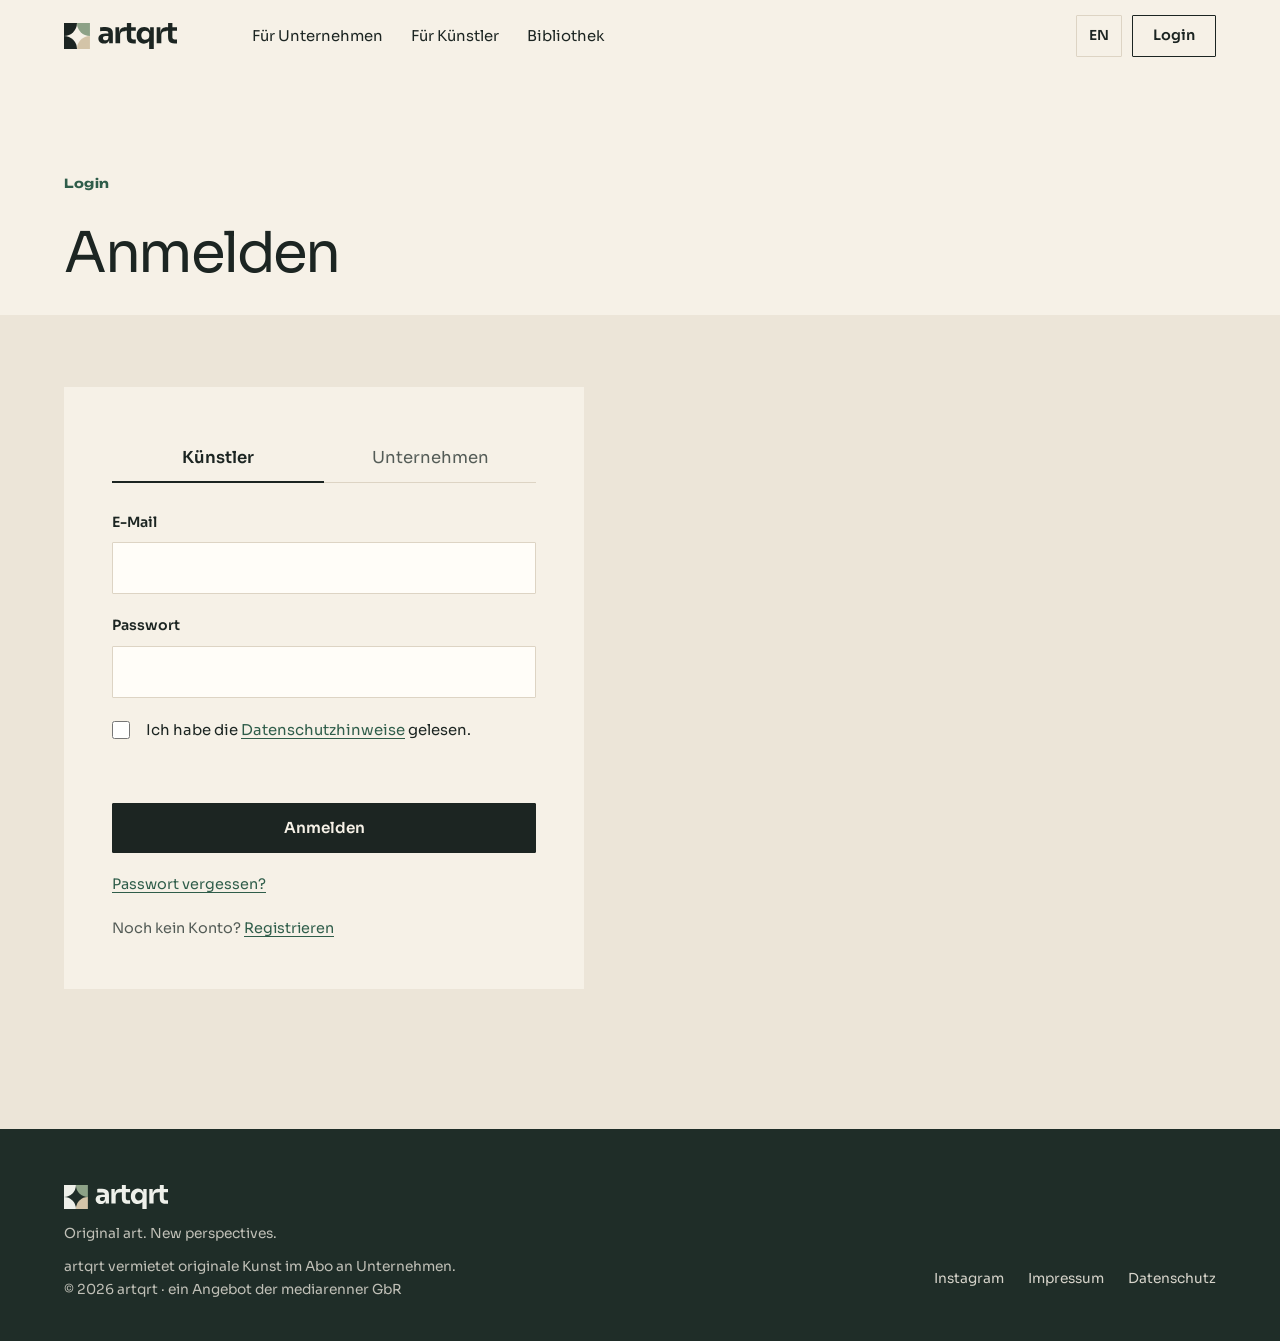
<file: login.html>
<!DOCTYPE html>
<html lang="de" data-title-en="Login – artqrt">
<head>
<meta charset="utf-8">
<meta name="viewport" content="width=device-width, initial-scale=1, viewport-fit=cover">
<title>Login – artqrt</title>
<meta name="description" content="Login und Registrierung für Künstler und Unternehmen bei artqrt.">
<meta name="robots" content="noindex">
<link rel="icon" href="assets/favicon.svg" type="image/svg+xml">
<meta name="theme-color" content="#F6F1E7">
<meta name="color-scheme" content="light">
<link rel="stylesheet" href="assets/site.css">
<script src="assets/site.js"></script>
</head>
<body>
<header class="nav" id="nav">
  <div class="wrap nav-in">
    <a href="index.html" class="brand" aria-label="artqrt Startseite" data-en-label="artqrt home"><img class="logo" src="assets/logo.svg" alt="artqrt" width="113" height="26"></a>
    <nav class="nav-links" aria-label="Hauptnavigation" data-en-label="Main navigation">
      <a href="unternehmen.html" data-en="For companies">Für Unternehmen</a>
      <a href="kuenstler.html" data-en="For artists">Für Künstler</a>
      <a href="bibliothek.html" data-en="Library">Bibliothek</a>
    </nav>
    <div class="nav-tools">
      <button class="lang" id="lang" type="button">EN</button>
      <a href="login.html" class="btn btn-quiet">Login</a>
    </div>
  </div>
</header>

<main id="top">
  <section class="page-head" style="padding-bottom:32px">
    <div class="wrap">
      <p class="kicker">Login</p>
      <h1 id="authH" data-en="Log in">Anmelden</h1>
    </div>
  </section>
  <section class="section band" style="padding-top:clamp(40px,6vw,72px)">
    <div class="wrap">
      <div class="auth">
        <div class="tabs" id="tabs" role="tablist" aria-label="Konto-Art" data-en-label="Account type">
          <button class="tab" role="tab" type="button" data-role="artist" aria-selected="true" data-en="Artist">Künstler</button>
          <button class="tab" role="tab" type="button" data-role="company" aria-selected="false" data-en="Company">Unternehmen</button>
        </div>
        <form id="auth" novalidate>
          <div class="field" id="nameField" hidden><label for="aName" id="aNameLabel"></label><input id="aName" type="text" autocomplete="name"></div>
          <div class="field" id="emailField"><label for="aEmail" data-en="Email">E-Mail</label><input id="aEmail" type="email" autocomplete="email" inputmode="email" required></div>
          <div class="field" id="passField"><label for="aPass" id="aPassLabel"></label><input id="aPass" type="password" autocomplete="current-password" minlength="8" required><div class="hint" id="passHint" hidden data-en="At least 8 characters">Mindestens 8 Zeichen</div></div>
          <label class="check" id="consent" hidden><input type="checkbox" id="aPrivacy"><span data-en="I have read the &lt;a href=&quot;datenschutz.html&quot; target=&quot;_blank&quot; rel=&quot;noopener&quot;&gt;privacy notice&lt;/a&gt;.">Ich habe die <a href="datenschutz.html" target="_blank" rel="noopener">Datenschutzhinweise</a> gelesen.</span></label>
          <p class="auth-msg" id="authMsg" role="alert"></p>
          <button class="btn" type="submit" id="authBtn"></button>
          <p class="switch" id="forgotRow"><button type="button" id="forgotBtn" data-en="Forgot your password?">Passwort vergessen?</button></p>
          <p class="switch" id="switchRow"><span id="switchText"></span> <button type="button" id="switchBtn"></button></p>
        </form>
      </div>
    </div>
  </section>
</main>
<footer>
  <div class="wrap">
    <div>
      <img class="logo" src="assets/logo-dark.svg" alt="artqrt" width="105" height="24">
      <div class="claim">Original art. New perspectives.</div>
      <div class="about" data-en="artqrt rents original art by subscription to companies.">artqrt vermietet originale Kunst im Abo an Unternehmen.</div>
      <div class="legalname">© <span id="yr"></span> artqrt · <span data-en="a service of mediarenner GbR">ein Angebot der mediarenner GbR</span></div>
    </div>
    <nav aria-label="Rechtliches und Kanäle" data-en-label="Legal and channels">
      <a href="https://www.instagram.com/artqrt.official/" target="_blank" rel="noopener">Instagram</a>
      <a href="impressum.html" data-en="Legal notice">Impressum</a>
      <a href="datenschutz.html" data-en="Privacy">Datenschutz</a>
    </nav>
  </div>
</footer>
<script>
/* Login, Registrierung und Passwort-Reset über Supabase Auth. Nach dem Anmelden geht es zu konto.html. */
const A = window.ARTQRT, T = A.T, B = A.CONFIG.backend, auth = A.auth;
const HERE = location.origin + location.pathname;      // Ziel der Links in den Bestätigungs- und Reset-Mails
let role = "artist", mode = "login";
const $ = id => document.getElementById(id), msg = $("authMsg");

function render() {
  const reg = mode === "register", forgot = mode === "forgot", np = mode === "newpass";
  $("authH").textContent = np ? T("Neues Passwort setzen", "Set a new password") : forgot ? T("Passwort zurücksetzen", "Reset password") : reg ? T("Registrieren", "Register") : T("Anmelden", "Log in");
  $("authBtn").textContent = np ? T("Passwort speichern", "Save password") : forgot ? T("Link zum Zurücksetzen senden", "Send reset link") : reg ? T("Konto anlegen", "Create account") : T("Anmelden", "Log in");
  $("tabs").hidden = forgot || np;
  $("nameField").hidden = !reg; $("emailField").hidden = np; $("passField").hidden = forgot;
  $("passHint").hidden = !(reg || np); $("consent").hidden = !reg;
  $("forgotRow").hidden = mode !== "login"; $("switchRow").hidden = np;
  $("aNameLabel").textContent = role === "artist" ? T("Name", "Name") : T("Unternehmen", "Company");
  $("aPassLabel").textContent = np ? T("Neues Passwort", "New password") : T("Passwort", "Password");
  $("aName").autocomplete = role === "artist" ? "name" : "organization";
  $("aPass").autocomplete = reg || np ? "new-password" : "current-password";
  $("switchText").textContent = forgot ? "" : reg ? T("Schon ein Konto?", "Already have an account?") : T("Noch kein Konto?", "No account yet?");
  $("switchBtn").textContent = forgot ? T("Zurück zur Anmeldung", "Back to log in") : reg ? T("Anmelden", "Log in") : T("Registrieren", "Register");
  document.querySelectorAll(".tab").forEach(t => t.setAttribute("aria-selected", String(t.dataset.role === role)));
}
const say = (t, err) => { msg.textContent = t; msg.classList.toggle("is-err", !!err); };
const go = m => { mode = m; say(""); render(); };
document.querySelectorAll(".tab").forEach(t => t.addEventListener("click", () => { role = t.dataset.role; render(); }));
$("switchBtn").addEventListener("click", () => go(mode === "login" ? "register" : "login"));
$("forgotBtn").addEventListener("click", () => go("forgot"));

/* Rückkehr aus einer E-Mail: Supabase hängt die Sitzung an die Adresse an */
const hash = new URLSearchParams(location.hash.slice(1));
if (hash.get("access_token")) {
  auth.save({ access_token: hash.get("access_token"), refresh_token: hash.get("refresh_token"), expires_in: hash.get("expires_in") });
  history.replaceState(null, "", HERE);
  if (hash.get("type") === "recovery") mode = "newpass"; else location.replace("konto.html");
} else if (auth.get()) {
  location.replace("konto.html");
}
if (new URLSearchParams(location.search).get("rolle") === "unternehmen") role = "company";
addEventListener("DOMContentLoaded", () => {
  render();
  if (hash.get("error_description")) say(T("Der Link ist abgelaufen oder wurde schon benutzt. Fordere bitte einen neuen an.", "The link has expired or was already used. Please request a new one."), true);
});

const call = (path, method, body, token) => fetch(B.url + path, { method,
  headers: Object.assign({ apikey: B.anonKey, "Content-Type": "application/json" }, token ? { Authorization: `Bearer ${token}` } : {}), body: JSON.stringify(body) });

$("auth").addEventListener("submit", async e => {
  e.preventDefault(); say("");
  const email = $("aEmail").value.trim(), password = $("aPass").value;
  const needMail = mode !== "newpass", needPass = mode !== "forgot";
  if (needMail && !/^[^\s@]+@[^\s@]+\.[^\s@]{2,}$/.test(email)) return say(T("Gib eine gültige E-Mail-Adresse ein.", "Enter a valid email address."), true);
  if (needPass && password.length < 8) return say(T("Das Passwort braucht mindestens 8 Zeichen.", "The password needs at least 8 characters."), true);
  if (mode === "register" && !$("aName").value.trim()) return say(role === "artist" ? T("Gib deinen Namen ein.", "Enter your name.") : T("Gib den Namen des Unternehmens ein.", "Enter the company name."), true);
  if (mode === "register" && !$("aPrivacy").checked) return say(T("Bitte bestätige die Datenschutzhinweise.", "Please confirm the privacy notice."), true);
  if (!B.url) return say(T("Der Login-Bereich wird gerade aufgebaut.", "The login area is being built."));

  const btn = $("authBtn"); btn.disabled = true;
  const redirect = "?redirect_to=" + encodeURIComponent(HERE);
  try {
    if (mode === "forgot") {
      await call("/auth/v1/recover" + redirect, "POST", { email });
      say(T("Wenn es ein Konto mit dieser Adresse gibt, ist die E-Mail mit dem Link unterwegs.", "If there is an account with this address, the email with the link is on its way."));
    } else if (mode === "newpass") {
      const r = await call("/auth/v1/user", "PUT", { password }, await auth.token());
      if (!r.ok) throw new Error("newpass");
      location.replace("konto.html");
    } else if (mode === "register") {
      const r = await call("/auth/v1/signup" + redirect, "POST", { email, password, data: { role, name: $("aName").value.trim() } });
      if (!r.ok) throw new Error("register");
      const d = await r.json();
      if (d.access_token) { auth.save(d); location.replace("konto.html"); }
      else say(T("Fast geschafft. Bitte bestätige die E-Mail, die wir dir geschickt haben.", "Almost done. Please confirm the email we sent you."));
    } else {
      const r = await call("/auth/v1/token?grant_type=password", "POST", { email, password });
      const d = await r.json();
      if (!r.ok) throw new Error(d.error_code === "email_not_confirmed" ? "unconfirmed" : "login");
      auth.save(d); location.replace("konto.html");
    }
  } catch (err) {
    say({
      unconfirmed: T("Bitte bestätige zuerst die E-Mail, die wir dir geschickt haben.", "Please confirm the email we sent you first."),
      login: T("E-Mail oder Passwort stimmen nicht.", "Email or password is wrong."),
      register: T("Die Registrierung hat nicht geklappt. Versuch es bitte noch einmal.", "Registration didn't work. Please try again."),
      newpass: T("Das Passwort konnte nicht gespeichert werden. Fordere bitte einen neuen Link an.", "The password couldn't be saved. Please request a new link.")
    }[err.message] || T("Das hat nicht geklappt. Prüfe deine Verbindung und versuch es noch einmal.", "That didn't work. Check your connection and try again."), true);
  } finally { btn.disabled = false; }
});
</script>
</body>
</html>
</file>
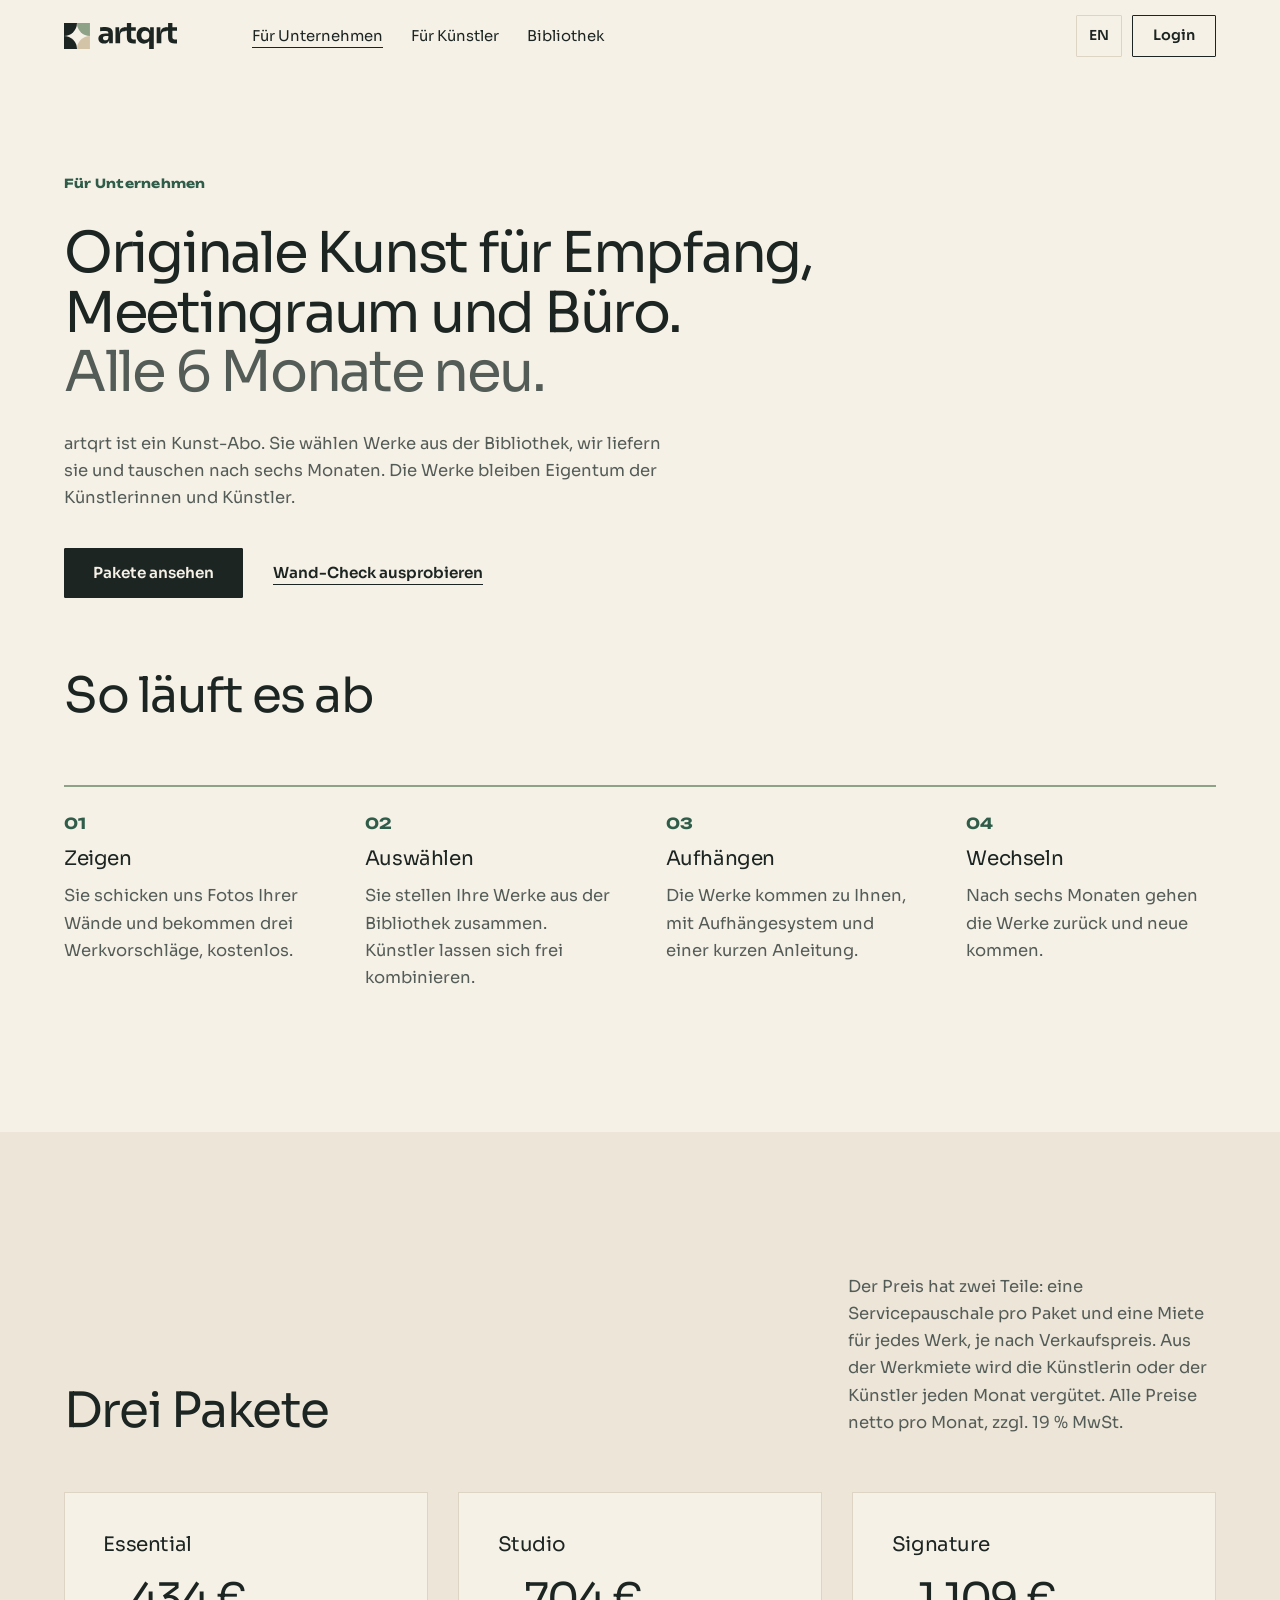
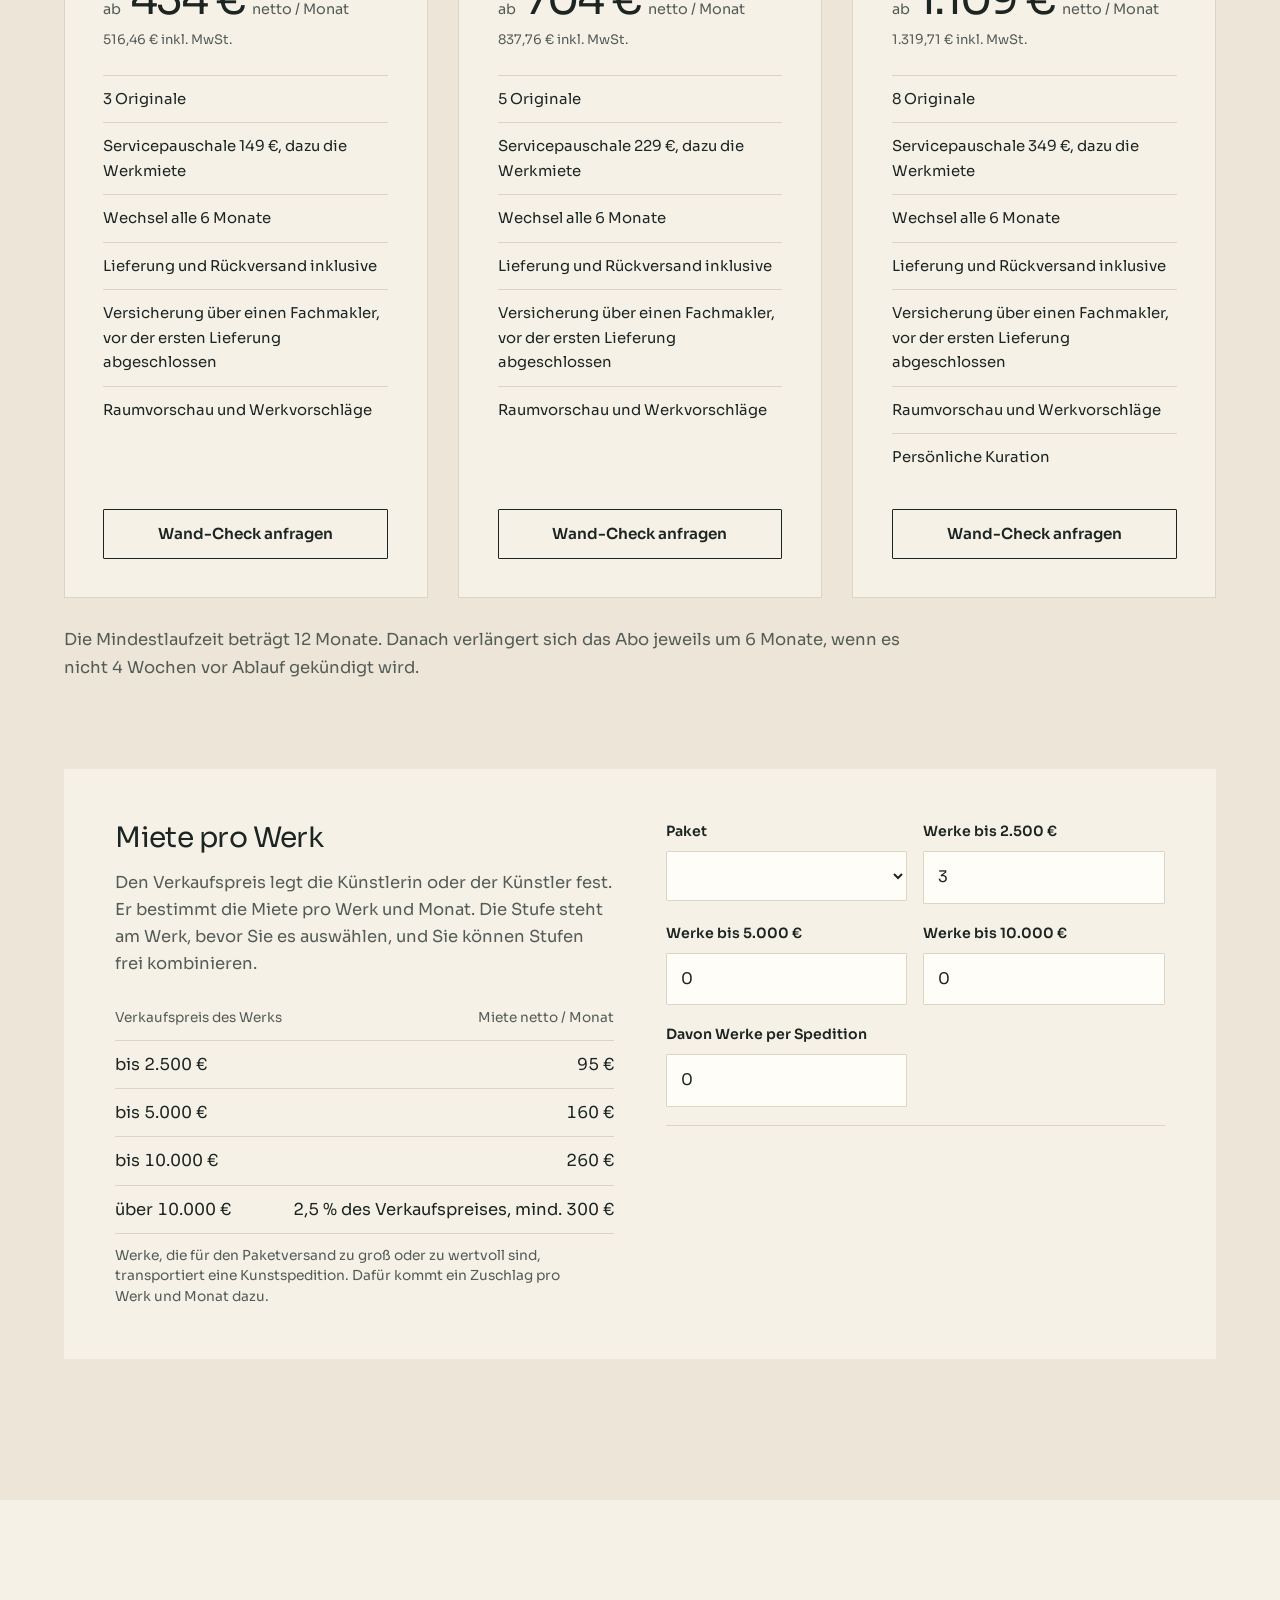
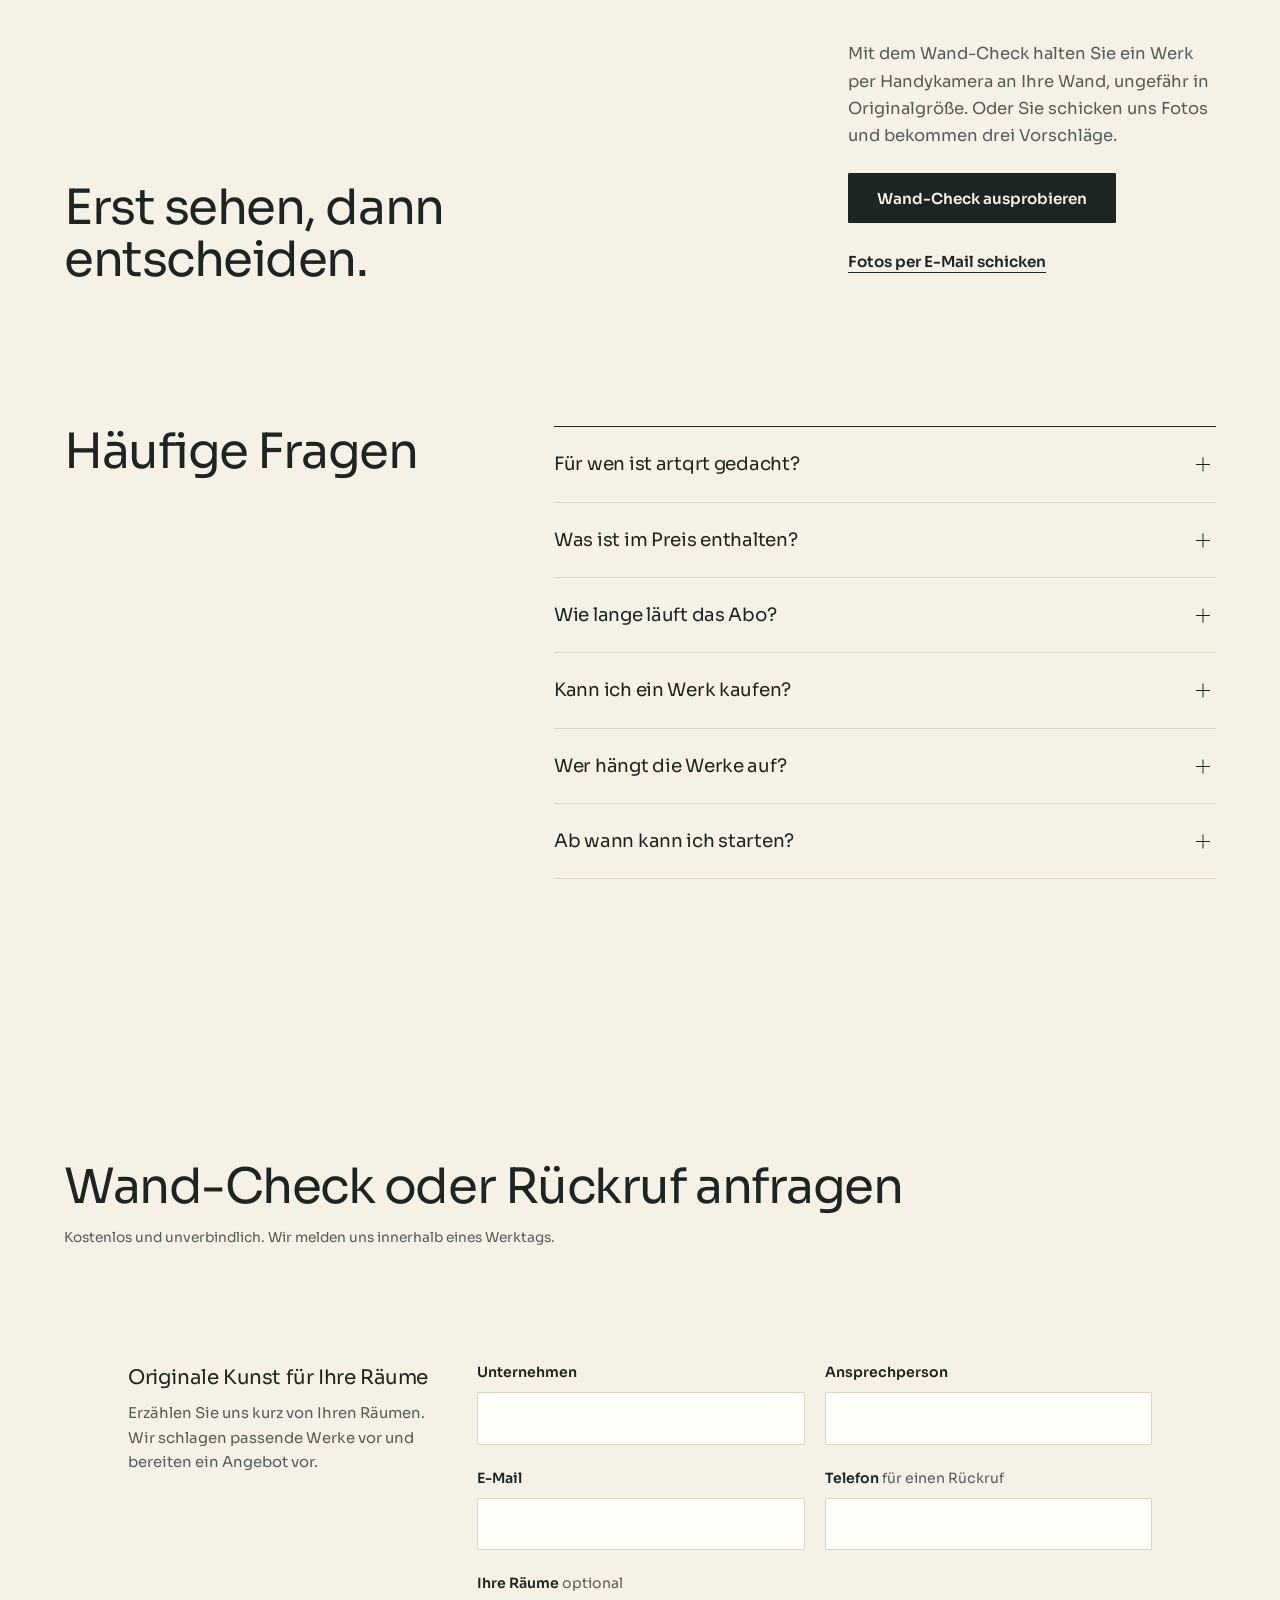
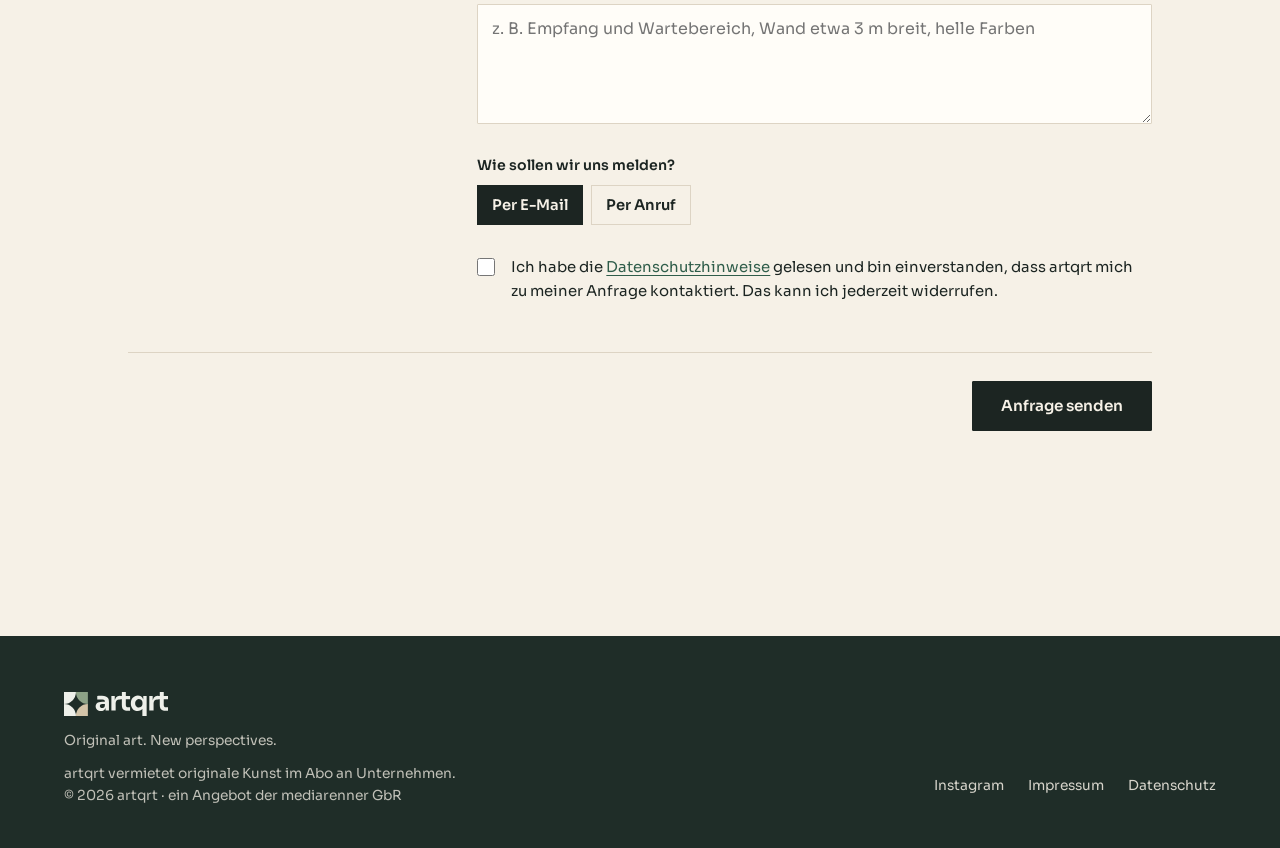
<file: unternehmen.html>
<!DOCTYPE html>
<html lang="de" data-title-en="Rent art for the office: packages and prices | artqrt">
<head>
<meta charset="utf-8">
<meta name="viewport" content="width=device-width, initial-scale=1, viewport-fit=cover">
<title>Kunst fürs Büro mieten: Pakete und Preise | artqrt</title>
<meta name="description" content="Originale Kunst für Empfang, Meetingraum und Büro mieten. Drei Pakete ab 434 € netto, Wechsel alle 6 Monate, Lieferung und Rückversand inklusive. Mit kostenlosem Wand-Check.">
<link rel="canonical" href="https://www.artqrt.de/unternehmen.html">
<meta property="og:type" content="website">
<meta property="og:site_name" content="artqrt">
<meta property="og:locale" content="de_DE">
<meta property="og:url" content="https://www.artqrt.de/unternehmen.html">
<meta property="og:title" content="Kunst fürs Büro mieten: Pakete und Preise | artqrt">
<meta property="og:description" content="Originale Kunst für Empfang, Meetingraum und Büro mieten. Drei Pakete ab 434 € netto, Wechsel alle 6 Monate, Lieferung und Rückversand inklusive. Mit kostenlosem Wand-Check.">
<meta property="og:image" content="https://www.artqrt.de/assets/og.png">
<meta property="og:image:width" content="1200">
<meta property="og:image:height" content="630">
<meta property="og:image:alt" content="artqrt: originale Kunst im Abo für Unternehmen">
<meta name="twitter:card" content="summary_large_image">
<script type="application/ld+json">{"@context": "https://schema.org", "@graph": [{"@type": "Organization", "@id": "https://www.artqrt.de/#org", "name": "artqrt", "legalName": "mediarenner GbR", "description": "artqrt vermietet originale Kunst im Abo an Unternehmen. Die Werke wechseln alle 6 Monate, Lieferung und Rückversand sind im Preis enthalten.", "url": "https://www.artqrt.de/", "logo": "https://www.artqrt.de/assets/logo.svg", "email": "info@artqrt.de", "telephone": "+49 176 47305606", "vatID": "DE364329565", "address": {"@type": "PostalAddress", "streetAddress": "Liskircherstraße 17", "postalCode": "93049", "addressLocality": "Regensburg", "addressCountry": "DE"}, "slogan": "Art that changes with your space.", "sameAs": ["https://www.instagram.com/artqrt.official/"]}, {"@type": "BreadcrumbList", "itemListElement": [{"@type": "ListItem", "position": 1, "name": "artqrt", "item": "https://www.artqrt.de/"}, {"@type": "ListItem", "position": 2, "name": "Für Unternehmen", "item": "https://www.artqrt.de/unternehmen.html"}]}, {"@type": "Service", "name": "Kunst-Abo für Unternehmen", "serviceType": "Kunstvermietung", "description": "Originale Kunst im Abo für Empfang, Meetingraum und Büro. Die Werke wechseln alle 6 Monate, Lieferung und Rückversand sind im Preis enthalten.", "provider": {"@id": "https://www.artqrt.de/#org"}, "areaServed": {"@type": "Country", "name": "Deutschland"}, "offers": [{"@type": "Offer", "name": "Essential", "description": "3 Originale, Wechsel alle 6 Monate, Preis ab (Servicepauschale plus Werkmiete je nach Werk)", "priceSpecification": {"@type": "UnitPriceSpecification", "minPrice": 434, "price": 434, "priceCurrency": "EUR", "valueAddedTaxIncluded": false, "unitText": "Monat"}}, {"@type": "Offer", "name": "Studio", "description": "5 Originale, Wechsel alle 6 Monate, Preis ab (Servicepauschale plus Werkmiete je nach Werk)", "priceSpecification": {"@type": "UnitPriceSpecification", "minPrice": 704, "price": 704, "priceCurrency": "EUR", "valueAddedTaxIncluded": false, "unitText": "Monat"}}, {"@type": "Offer", "name": "Signature", "description": "8 Originale, Wechsel alle 6 Monate, Preis ab (Servicepauschale plus Werkmiete je nach Werk)", "priceSpecification": {"@type": "UnitPriceSpecification", "minPrice": 1109, "price": 1109, "priceCurrency": "EUR", "valueAddedTaxIncluded": false, "unitText": "Monat"}}]}, {"@type": "FAQPage", "mainEntity": [{"@type": "Question", "name": "Für wen ist artqrt gedacht?", "acceptedAnswer": {"@type": "Answer", "text": "Für Unternehmen jeder Branche, zum Beispiel Kanzleien, Praxen und Büros. Privatpersonen können sich ebenfalls registrieren."}}, {"@type": "Question", "name": "Was ist im Preis enthalten?", "acceptedAnswer": {"@type": "Answer", "text": "Die Servicepauschale deckt Lieferung und Rückversand, den Wechsel alle 6 Monate, die Raumvorschau und das Aufhängesystem mit Anleitung. Dazu kommt die Werkmiete für jedes Werk, je nach Verkaufspreis ab 95 € im Monat."}}, {"@type": "Question", "name": "Wie lange läuft das Abo?", "acceptedAnswer": {"@type": "Answer", "text": "Die Mindestlaufzeit beträgt 12 Monate. Danach verlängert sich das Abo jeweils um 6 Monate, wenn es nicht 4 Wochen vor Ablauf gekündigt wird."}}, {"@type": "Question", "name": "Kann ich ein Werk kaufen?", "acceptedAnswer": {"@type": "Answer", "text": "Ja. Den Verkaufspreis legt die Künstlerin oder der Künstler fest. Die Hälfte der bereits gezahlten Werkmiete für dieses Werk wird angerechnet."}}, {"@type": "Question", "name": "Wer hängt die Werke auf?", "acceptedAnswer": {"@type": "Answer", "text": "Sie selbst. Jedes Werk kommt mit Aufhängesystem und einer kurzen Anleitung."}}, {"@type": "Question", "name": "Ab wann kann ich starten?", "acceptedAnswer": {"@type": "Answer", "text": "artqrt ist in Vorbereitung. Wer sich jetzt registriert oder einen Wand-Check anfragt, erfährt zuerst, wann die ersten Werke verfügbar sind."}}]}]}</script>
<link rel="icon" href="assets/favicon.svg" type="image/svg+xml">
<meta name="theme-color" content="#F6F1E7">
<meta name="color-scheme" content="light">
<link rel="stylesheet" href="assets/site.css">
<script src="assets/site.js"></script>
</head>
<body>
<header class="nav" id="nav">
  <div class="wrap nav-in">
    <a href="index.html" class="brand" aria-label="artqrt Startseite" data-en-label="artqrt home"><img class="logo" src="assets/logo.svg" alt="artqrt" width="113" height="26"></a>
    <nav class="nav-links" aria-label="Hauptnavigation" data-en-label="Main navigation">
      <a href="unternehmen.html" data-en="For companies">Für Unternehmen</a>
      <a href="kuenstler.html" data-en="For artists">Für Künstler</a>
      <a href="bibliothek.html" data-en="Library">Bibliothek</a>
    </nav>
    <div class="nav-tools">
      <button class="lang" id="lang" type="button">EN</button>
      <a href="login.html" class="btn btn-quiet">Login</a>
    </div>
  </div>
</header>

<main id="top">
  <section class="page-head">
    <div class="wrap">
      <p class="kicker" data-en="For companies">Für Unternehmen</p>
      <h1 data-en="Original art for reception, meeting room and office. &lt;span&gt;New every 6 months.&lt;/span&gt;">Originale Kunst für Empfang, Meetingraum und Büro. <span>Alle 6 Monate neu.</span></h1>
      <p class="lead" data-en="artqrt is an art subscription. You choose works from the library, we deliver them and swap them after six months. The works remain the property of the artists." data-ins="artqrt ist ein Kunst-Abo. Sie wählen Werke aus der Bibliothek, wir liefern sie versichert und tauschen nach sechs Monaten. Die Werke bleiben Eigentum der Künstlerinnen und Künstler." data-ins-en="artqrt is an art subscription. You choose works from the library, we deliver them insured and swap them after six months. The works remain the property of the artists.">artqrt ist ein Kunst-Abo. Sie wählen Werke aus der Bibliothek, wir liefern sie und tauschen nach sechs Monaten. Die Werke bleiben Eigentum der Künstlerinnen und Künstler.</p>
      <div class="hero-cta">
        <a href="#pakete" class="btn" data-en="See the packages">Pakete ansehen</a>
        <a href="wand-check.html" class="link" data-en="Try the wall check">Wand-Check ausprobieren</a>
      </div>
    </div>
  </section>

  <section class="section" aria-labelledby="abh" style="padding-top:0">
    <div class="wrap">
      <h2 id="abh" data-en="How it works">So läuft es ab</h2>
      <div class="process process--4">
        <article><div class="n">01</div><h3 data-en="Discover">Zeigen</h3><p data-en="You send us photos of your walls and get three suggestions, free of charge.">Sie schicken uns Fotos Ihrer Wände und bekommen drei Werkvorschläge, kostenlos.</p></article>
        <article><div class="n">02</div><h3 data-en="Choose">Auswählen</h3><p data-en="You put together your works from the library. Mix artists as you like.">Sie stellen Ihre Werke aus der Bibliothek zusammen. Künstler lassen sich frei kombinieren.</p></article>
        <article><div class="n">03</div><h3 data-en="Enjoy">Aufhängen</h3><p data-en="The works arrive with a hanging system and short instructions." data-ins="Die Werke kommen versichert zu Ihnen, mit Aufhängesystem und einer kurzen Anleitung." data-ins-en="The works arrive insured, with a hanging system and short instructions.">Die Werke kommen zu Ihnen, mit Aufhängesystem und einer kurzen Anleitung.</p></article>
        <article><div class="n">04</div><h3 data-en="Change">Wechseln</h3><p data-en="After six months the works go back and new ones arrive.">Nach sechs Monaten gehen die Werke zurück und neue kommen.</p></article>
      </div>
    </div>
  </section>

  <section class="section band" id="pakete" aria-labelledby="ph">
    <div class="wrap">
      <div class="split">
        <h2 id="ph" data-en="Three packages">Drei Pakete</h2>
        <div class="side"><p data-en="The price has two parts: a service fee per package and a rent for each work, depending on its sale price. The artist is paid from the rent every month. All prices net per month, excl. 19% VAT.">Der Preis hat zwei Teile: eine Servicepauschale pro Paket und eine Miete für jedes Werk, je nach Verkaufspreis. Aus der Werkmiete wird die Künstlerin oder der Künstler jeden Monat vergütet. Alle Preise netto pro Monat, zzgl. 19 % MwSt.</p></div>
      </div>
      <!-- Fester Stand für Suchmaschinen und KI-Crawler. site.js überschreibt ihn aus der CONFIG. Bei Preisänderungen hier mitziehen. -->
      <div class="plans" id="plans"><article class="plan"><h3>Essential</h3>
    <div class="price"><span class="per">ab</span> 434 € <span class="per">netto / Monat</span></div>
    <div class="gross">516,46 € inkl. MwSt.</div>
    <ul><li>3 Originale</li><li>Servicepauschale 149 €, dazu die Werkmiete</li><li>Wechsel alle 6 Monate</li><li>Lieferung und Rückversand inklusive</li><li>Versicherung über einen Fachmakler, vor der ersten Lieferung abgeschlossen</li><li>Raumvorschau und Werkvorschläge</li></ul>
    <a class="btn btn-quiet" href="#anfrage" data-plan="Essential">Wand-Check anfragen</a></article><article class="plan"><h3>Studio</h3>
    <div class="price"><span class="per">ab</span> 704 € <span class="per">netto / Monat</span></div>
    <div class="gross">837,76 € inkl. MwSt.</div>
    <ul><li>5 Originale</li><li>Servicepauschale 229 €, dazu die Werkmiete</li><li>Wechsel alle 6 Monate</li><li>Lieferung und Rückversand inklusive</li><li>Versicherung über einen Fachmakler, vor der ersten Lieferung abgeschlossen</li><li>Raumvorschau und Werkvorschläge</li></ul>
    <a class="btn btn-quiet" href="#anfrage" data-plan="Studio">Wand-Check anfragen</a></article><article class="plan"><h3>Signature</h3>
    <div class="price"><span class="per">ab</span> 1.109 € <span class="per">netto / Monat</span></div>
    <div class="gross">1.319,71 € inkl. MwSt.</div>
    <ul><li>8 Originale</li><li>Servicepauschale 349 €, dazu die Werkmiete</li><li>Wechsel alle 6 Monate</li><li>Lieferung und Rückversand inklusive</li><li>Versicherung über einen Fachmakler, vor der ersten Lieferung abgeschlossen</li><li>Raumvorschau und Werkvorschläge</li><li>Persönliche Kuration</li></ul>
    <a class="btn btn-quiet" href="#anfrage" data-plan="Signature">Wand-Check anfragen</a></article></div>
      <p class="terms" id="terms">Die Mindestlaufzeit beträgt 12 Monate. Danach verlängert sich das Abo jeweils um 6 Monate, wenn es nicht 4 Wochen vor Ablauf gekündigt wird.</p>

      <div class="calc">
        <div>
          <h3 data-en="Rent per work">Miete pro Werk</h3>
          <p data-en="The artist sets the sale price. It determines the rent per work and month. You see the level on the work before you choose it, and you can combine levels freely.">Den Verkaufspreis legt die Künstlerin oder der Künstler fest. Er bestimmt die Miete pro Werk und Monat. Die Stufe steht am Werk, bevor Sie es auswählen, und Sie können Stufen frei kombinieren.</p>
          <table class="tiers" id="tiers"><thead><tr><th data-en="Sale price of the work">Verkaufspreis des Werks</th><th data-en="Rent net / month">Miete netto / Monat</th></tr></thead><tbody><tr><td>bis 2.500 €</td><td>95 €</td></tr><tr><td>bis 5.000 €</td><td>160 €</td></tr><tr><td>bis 10.000 €</td><td>260 €</td></tr><tr><td>über 10.000 €</td><td>2,5 % des Verkaufspreises, mind. 300 €</td></tr></tbody></table>
          <p class="muted small" data-en="Works that are too large or too valuable for parcel shipping travel with an art shipper. That adds a surcharge per work and month.">Werke, die für den Paketversand zu groß oder zu wertvoll sind, transportiert eine Kunstspedition. Dafür kommt ein Zuschlag pro Werk und Monat dazu.</p>
        </div>
        <div class="calc-form">
          <div class="field"><label for="cPlan" data-en="Package">Paket</label><select id="cPlan"></select></div>
          <div class="field"><label for="cT1" data-en="Works up to 2,500 €">Werke bis 2.500 €</label><input id="cT1" class="cTier" type="number" inputmode="numeric" min="0" value="3"></div>
          <div class="field"><label for="cT2" data-en="Works up to 5,000 €">Werke bis 5.000 €</label><input id="cT2" class="cTier" type="number" inputmode="numeric" min="0" value="0"></div>
          <div class="field"><label for="cT3" data-en="Works up to 10,000 €">Werke bis 10.000 €</label><input id="cT3" class="cTier" type="number" inputmode="numeric" min="0" value="0"></div>
          <div class="field"><label for="cFreight" data-en="Of these, shipped by art shipper">Davon Werke per Spedition</label><input id="cFreight" type="number" inputmode="numeric" min="0" value="0"></div>
          <div class="calc-out" aria-live="polite"><strong id="cNet"></strong><span class="muted small" id="cGross"></span><span class="muted small" id="cHint"></span></div>
        </div>
      </div>
    </div>
  </section>

  <section class="section" aria-labelledby="wch">
    <div class="wrap split">
      <h2 id="wch" data-en="See it first, then decide.">Erst sehen, dann entscheiden.</h2>
      <div class="side">
        <p data-en="With the wall check you hold a work up to your wall through your phone camera, at roughly its real size. Or you send us photos and get three suggestions.">Mit dem Wand-Check halten Sie ein Werk per Handykamera an Ihre Wand, ungefähr in Originalgröße. Oder Sie schicken uns Fotos und bekommen drei Vorschläge.</p>
        <div class="hero-cta">
          <a href="wand-check.html" class="btn" data-en="Try the wall check">Wand-Check ausprobieren</a>
          <a href="mailto:info@artqrt.de?subject=Wand-Check" class="link" data-en="Send photos by email">Fotos per E-Mail schicken</a>
        </div>
      </div>
    </div>
  </section>

  <section class="section faq" aria-labelledby="faqh" style="padding-top:0">
    <div class="wrap grid12">
      <h2 id="faqh" data-en="Common questions">Häufige Fragen</h2>
      <div class="faq-list">
        <details><summary data-en="Who is artqrt for?">Für wen ist artqrt gedacht?</summary><div class="ans" data-en="For companies in any industry, for example law firms, medical practices and offices. Private individuals can register too.">Für Unternehmen jeder Branche, zum Beispiel Kanzleien, Praxen und Büros. Privatpersonen können sich ebenfalls registrieren.</div></details>
        <details><summary data-en="What does the price include?">Was ist im Preis enthalten?</summary><div class="ans" data-en="The service fee covers delivery and return shipping, the swap every 6 months, the room preview and the hanging system with instructions. Insurance from pickup to return is being arranged through a specialist fine-art broker and will be in place before the first delivery. On top comes the rent for each work, from 95 € a month depending on its sale price." data-ins="Die Servicepauschale deckt Lieferung und Rückversand, den Wechsel alle 6 Monate, die Versicherung von der Abholung bis zur Rückgabe, die Raumvorschau und das Aufhängesystem mit Anleitung. Dazu kommt die Werkmiete für jedes Werk, je nach Verkaufspreis ab 95 € im Monat." data-ins-en="The service fee covers delivery and return shipping, the swap every 6 months, insurance from pickup to return, the room preview and the hanging system with instructions. On top comes the rent for each work, from 95 € a month depending on its sale price.">Die Servicepauschale deckt Lieferung und Rückversand, den Wechsel alle 6 Monate, die Raumvorschau und das Aufhängesystem mit Anleitung. Die Versicherung von der Abholung bis zur Rückgabe läuft gerade über einen Fachmakler für Kunst und ist vor der ersten Lieferung abgeschlossen. Dazu kommt die Werkmiete für jedes Werk, je nach Verkaufspreis ab 95 € im Monat.</div></details>
        <details><summary data-en="How long does the subscription run?">Wie lange läuft das Abo?</summary><div class="ans" id="faqTerm">Die Mindestlaufzeit beträgt 12 Monate. Danach verlängert sich das Abo jeweils um 6 Monate, wenn es nicht 4 Wochen vor Ablauf gekündigt wird.</div></details>
        <details><summary data-en="Can I buy a work?">Kann ich ein Werk kaufen?</summary><div class="ans" data-en="Yes. The artist sets the sale price. Half of the rent already paid for that work is credited against it.">Ja. Den Verkaufspreis legt die Künstlerin oder der Künstler fest. Die Hälfte der bereits gezahlten Werkmiete für dieses Werk wird angerechnet.</div></details>
        <details><summary data-en="Who hangs the works?">Wer hängt die Werke auf?</summary><div class="ans" data-en="You do. Every work comes with a hanging system and short instructions.">Sie selbst. Jedes Werk kommt mit Aufhängesystem und einer kurzen Anleitung.</div></details>
        <details><summary data-en="When can I start?">Ab wann kann ich starten?</summary><div class="ans" data-en="artqrt is in preparation. If you register now or ask for a wall check, you&#x27;ll be the first to hear when the first works are available.">artqrt ist in Vorbereitung. Wer sich jetzt registriert oder einen Wand-Check anfragt, erfährt zuerst, wann die ersten Werke verfügbar sind.</div></details>
      </div>
    </div>
  </section>
  <section class="form-sec" id="anfrage" aria-labelledby="coh" style="background:var(--paper)">
    <div class="wrap" id="coWrap">
      <div class="form-head">
        <h2 id="coh" data-en="Ask for a wall check or a call back">Wand-Check oder Rückruf anfragen</h2>
        <p class="muted small" data-en="Free and non-binding. We get back to you within one working day.">Kostenlos und unverbindlich. Wir melden uns innerhalb eines Werktags.</p>
      </div>
      <form id="coForm" novalidate>
        <div style="position:absolute;left:-9999px" aria-hidden="true"><label>Website<input type="text" name="company_website" tabindex="-1" autocomplete="off"></label></div>
        <fieldset>
          <div class="fs-title"><h3 data-en="Original art for your rooms">Originale Kunst für Ihre Räume</h3><p data-en="Tell us briefly about your rooms. We suggest works that fit and prepare an offer.">Erzählen Sie uns kurz von Ihren Räumen. Wir schlagen passende Werke vor und bereiten ein Angebot vor.</p></div>
          <div class="fs-body">
            <div class="field"><label for="coCompany" data-en="Company">Unternehmen</label><input id="coCompany" name="company" type="text" autocomplete="organization" required><div class="error" data-en="Enter the company name.">Bitte den Namen des Unternehmens eingeben.</div></div>
            <div class="field"><label for="coName" data-en="Contact person">Ansprechperson</label><input id="coName" name="contact_name" type="text" autocomplete="name" required><div class="error" data-en="Enter a contact person.">Bitte eine Ansprechperson eingeben.</div></div>
            <div class="field"><label for="coEmail" data-en="Email">E-Mail</label><input id="coEmail" name="email" type="email" autocomplete="email" inputmode="email" required><div class="error" data-en="Enter a valid email address.">Bitte eine gültige E-Mail-Adresse eingeben.</div></div>
            <div class="field"><label for="coPhone" data-en="Phone &lt;span class=&quot;opt&quot;&gt;for a call back&lt;/span&gt;">Telefon <span class="opt">für einen Rückruf</span></label><input id="coPhone" name="phone" type="tel" autocomplete="tel" inputmode="tel"><div class="error" data-en="Enter a phone number for the call back.">Bitte eine Telefonnummer für den Rückruf eingeben.</div></div>
            <div class="field full"><label for="coNote" data-en="Your rooms &lt;span class=&quot;opt&quot;&gt;optional&lt;/span&gt;">Ihre Räume <span class="opt">optional</span></label><textarea id="coNote" name="note" maxlength="500" data-en-placeholder="e.g. reception and waiting area, wall about 3 m wide, light colours" placeholder="z. B. Empfang und Wartebereich, Wand etwa 3 m breit, helle Farben"></textarea></div>
            <div class="field full"><span class="lbl" data-en="How should we get in touch?">Wie sollen wir uns melden?</span>
              <div class="chips" role="radiogroup" aria-label="Kontaktweg" data-en-label="Contact method"><label class="chip"><input type="radio" name="contact_pref" value="email" checked><span data-en="By email">Per E-Mail</span></label><label class="chip"><input type="radio" name="contact_pref" value="call"><span data-en="By phone">Per Anruf</span></label></div></div>
            <div class="field full" id="coPrivacyField"><label class="check"><input type="checkbox" id="coPrivacy"><span data-en="I have read the &lt;a href=&quot;datenschutz.html&quot; target=&quot;_blank&quot; rel=&quot;noopener&quot;&gt;privacy notice&lt;/a&gt; and agree that artqrt contacts me about my request. I can withdraw this at any time.">Ich habe die <a href="datenschutz.html" target="_blank" rel="noopener">Datenschutzhinweise</a> gelesen und bin einverstanden, dass artqrt mich zu meiner Anfrage kontaktiert. Das kann ich jederzeit widerrufen.</span></label><div class="error" data-en="Please agree so we may contact you.">Bitte zustimmen, damit wir uns melden dürfen.</div></div>
          </div>
        </fieldset>
        <div class="submit-row">
          <div><p class="form-error" id="coError" role="alert"></p></div>
          <button class="btn" type="submit" id="coSubmit" data-en="Send request">Anfrage senden</button>
        </div>
      </form>
      <div class="success" id="coSuccess" tabindex="-1" style="background:var(--wall)">
        <h3 data-en="Request received.">Anfrage ist da.</h3>
        <p data-en="Thank you. We will get back to you within one working day. If you like, send photos of your walls to info@artqrt.de.">Vielen Dank. Wir melden uns innerhalb eines Werktags. Wenn Sie mögen, schicken Sie Fotos Ihrer Wände an info@artqrt.de.</p>
      </div>
    </div>
  </section>
</main>
<footer>
  <div class="wrap">
    <div>
      <img class="logo" src="assets/logo-dark.svg" alt="artqrt" width="105" height="24">
      <div class="claim">Original art. New perspectives.</div>
      <div class="about" data-en="artqrt rents original art by subscription to companies.">artqrt vermietet originale Kunst im Abo an Unternehmen.</div>
      <div class="legalname">© <span id="yr"></span> artqrt · <span data-en="a service of mediarenner GbR">ein Angebot der mediarenner GbR</span></div>
    </div>
    <nav aria-label="Rechtliches und Kanäle" data-en-label="Legal and channels">
      <a href="https://www.instagram.com/artqrt.official/" target="_blank" rel="noopener">Instagram</a>
      <a href="impressum.html" data-en="Legal notice">Impressum</a>
      <a href="datenschutz.html" data-en="Privacy">Datenschutz</a>
    </nav>
  </div>
</footer>
<script>
const A = window.ARTQRT, T = A.T, C = A.CONFIG;
const termText = T(
  `Die Mindestlaufzeit beträgt ${C.minTermMonths} Monate. Danach verlängert sich das Abo jeweils um ${C.renewMonths} Monate, wenn es nicht ${C.noticeWeeks} Wochen vor Ablauf gekündigt wird.`,
  `The minimum term is ${C.minTermMonths} months. After that the subscription renews for ${C.renewMonths} months at a time unless it is cancelled ${C.noticeWeeks} weeks before it ends.`);
document.getElementById("terms").textContent = termText;
document.getElementById("faqTerm").textContent = termText;

const lim = n => new Intl.NumberFormat(A.lang === "en" ? "en-GB" : "de-DE").format(n) + " €";
document.getElementById("plans").innerHTML = C.packages.map(p => {
  const from = A.fromPrice(p);
  const items = [
    T(`${p.works} Originale`, `${p.works} originals`),
    T(`Servicepauschale ${A.money(p.service)}, dazu die Werkmiete`, `Service fee ${A.money(p.service)}, plus the rent per work`),
    T(`Wechsel alle ${C.swapMonths} Monate`, `Swap every ${C.swapMonths} months`),
    T("Lieferung und Rückversand inklusive", "Delivery and return shipping included"),
    A.insText(T("Versicherung über einen Fachmakler, vor der ersten Lieferung abgeschlossen", "Insurance via a fine-art broker, in place before the first delivery"), T("Versicherung von der Abholung bis zur Rückgabe", "Insurance from pickup to return")),
    T("Raumvorschau und Werkvorschläge", "Room preview and suggestions")
  ];
  if (p.curation) items.push(T("Persönliche Kuration", "Personal curation"));
  return `<article class="plan"><h3>${A.esc(p.name)}</h3>
    <div class="price"><span class="per">${T("ab", "from")}</span> ${A.money(from)} <span class="per">${T("netto / Monat", "net / month")}</span></div>
    <div class="gross">${A.money(A.gross(from))} ${T("inkl. MwSt.", "incl. VAT")}</div>
    <ul>${items.map(i => `<li>${i}</li>`).join("")}</ul>
    <a class="btn btn-quiet" href="#anfrage" data-plan="${A.esc(p.name)}">${T("Wand-Check anfragen", "Ask for a wall check")}</a></article>`;
}).join("");

document.querySelector("#tiers tbody").innerHTML = C.tiers.map(t => `<tr><td>${T("bis", "up to")} ${lim(t.upTo)}</td><td>${A.money(t.rent)}</td></tr>`).join("") +
  `<tr><td>${T("über", "over")} ${lim(C.tiers[C.tiers.length - 1].upTo)}</td><td>${T(`${String(C.tierD.pct).replace(".", ",")} % des Verkaufspreises, mind. ${A.money(C.tierD.minRent)}`, `${C.tierD.pct}% of the sale price, at least ${A.money(C.tierD.minRent)}`)}</td></tr>`;

/* Rechner: Servicepauschale plus Werkmiete je Stufe plus Speditionszuschlag */
const cPlan = document.getElementById("cPlan"), cFreight = document.getElementById("cFreight"), cTiers = [...document.querySelectorAll(".cTier")];
cPlan.innerHTML = C.packages.map(p => `<option value="${p.id}">${A.esc(p.name)}, ${p.works} ${T("Werke", "works")}</option>`).join("");
const num = el => Math.max(0, parseInt(el.value, 10) || 0);
function calc(e) {
  const p = C.packages.find(x => x.id === cPlan.value);
  if (e && e.target === cPlan) { cTiers.forEach((el, i) => el.value = i ? 0 : p.works); }
  const counts = cTiers.map(num), total = counts.reduce((a, b) => a + b, 0);
  cFreight.max = p.works;
  const n = Math.min(p.works, num(cFreight));
  if (String(n) !== cFreight.value && cFreight.value !== "") cFreight.value = n;
  const rent = counts.reduce((sum, c, i) => sum + c * C.tiers[i].rent, 0);
  const net = p.service + rent + n * C.freightSurcharge;
  document.getElementById("cNet").textContent = `${A.money(net)} ${T("netto pro Monat", "net per month")}`;
  document.getElementById("cGross").textContent = `${A.money(A.gross(net))} ${T("inkl. MwSt.", "incl. VAT")}, ` +
    T(`davon ${A.money(p.service)} Servicepauschale und ${A.money(rent)} Werkmiete`, `of which ${A.money(p.service)} service fee and ${A.money(rent)} rent`) +
    (n ? T(` und ${A.money(n * C.freightSurcharge)} Speditionszuschlag`, ` and ${A.money(n * C.freightSurcharge)} art shipping surcharge`) : "");
  document.getElementById("cHint").textContent = total === p.works ? "" :
    T(`Das Paket ${p.name} hat ${p.works} Werke, eingetragen sind ${total}.`, `The ${p.name} package has ${p.works} works, you entered ${total}.`);
}
cPlan.addEventListener("change", calc); cFreight.addEventListener("input", calc); cTiers.forEach(el => el.addEventListener("input", calc)); calc();
/* ===== Anfrage von Unternehmen (Wand-Check oder Rückruf) ===== */
(function(){
  const f=document.getElementById("coForm"), err=document.getElementById("coError"), b=document.getElementById("coSubmit");
  const B=window.ARTQRT.CONFIG.backend, fld=id=>document.getElementById(id).closest(".field");
  document.addEventListener("click",e=>{
    const a=e.target.closest("a[data-plan]"); if(!a) return;
    const n=document.getElementById("coNote");
    if(!n.value.trim()) n.value=T(`Interesse am Paket ${a.dataset.plan}. `,`Interested in the ${a.dataset.plan} package. `);
  });
  f.addEventListener("input",e=>{const x=e.target.closest(".field"); if(x)x.classList.remove("invalid")});
  f.addEventListener("submit",async e=>{
    e.preventDefault(); err.textContent="";
    const v=id=>document.getElementById(id).value.trim(), call=f.contact_pref.value==="call"; let first=null;
    const mark=x=>{x.classList.add("invalid"); first=first||x};
    if(v("coCompany").length<2)mark(fld("coCompany"));
    if(v("coName").length<2)mark(fld("coName"));
    if(!/^[^\s@]+@[^\s@]+\.[^\s@]{2,}$/.test(v("coEmail")))mark(fld("coEmail"));
    if(call&&!/^[+0-9][0-9 ()\/-]{5,}$/.test(v("coPhone")))mark(fld("coPhone"));
    if(!document.getElementById("coPrivacy").checked)mark(document.getElementById("coPrivacyField"));
    if(first){first.scrollIntoView({behavior:"smooth",block:"center"}); return}
    const fd=new FormData(f); fd.append("consent_privacy","true"); fd.append("lang",window.ARTQRT.lang);
    if(window.ARTQRT.quelle) fd.append("quelle",window.ARTQRT.quelle);
    b.disabled=true;
    try{
      if(B.url){
        const res=await fetch(B.url+"/functions/v1/company-interest",{method:"POST",headers:{apikey:B.anonKey,Authorization:`Bearer ${B.anonKey}`},body:fd});
        if(!res.ok&&res.status!==429) throw new Error(`status ${res.status}`);
      }
      document.getElementById("coWrap").classList.add("done");
      const s=document.getElementById("coSuccess"); s.scrollIntoView({behavior:"smooth",block:"center"}); s.focus({preventScroll:true});
    }catch(x){ err.textContent=T("Das hat nicht geklappt. Bitte die Verbindung prüfen und erneut senden.","That didn't work. Please check your connection and send again."); }
    finally{ b.disabled=false; }
  });
})();
</script>
</body>
</html>
</file>
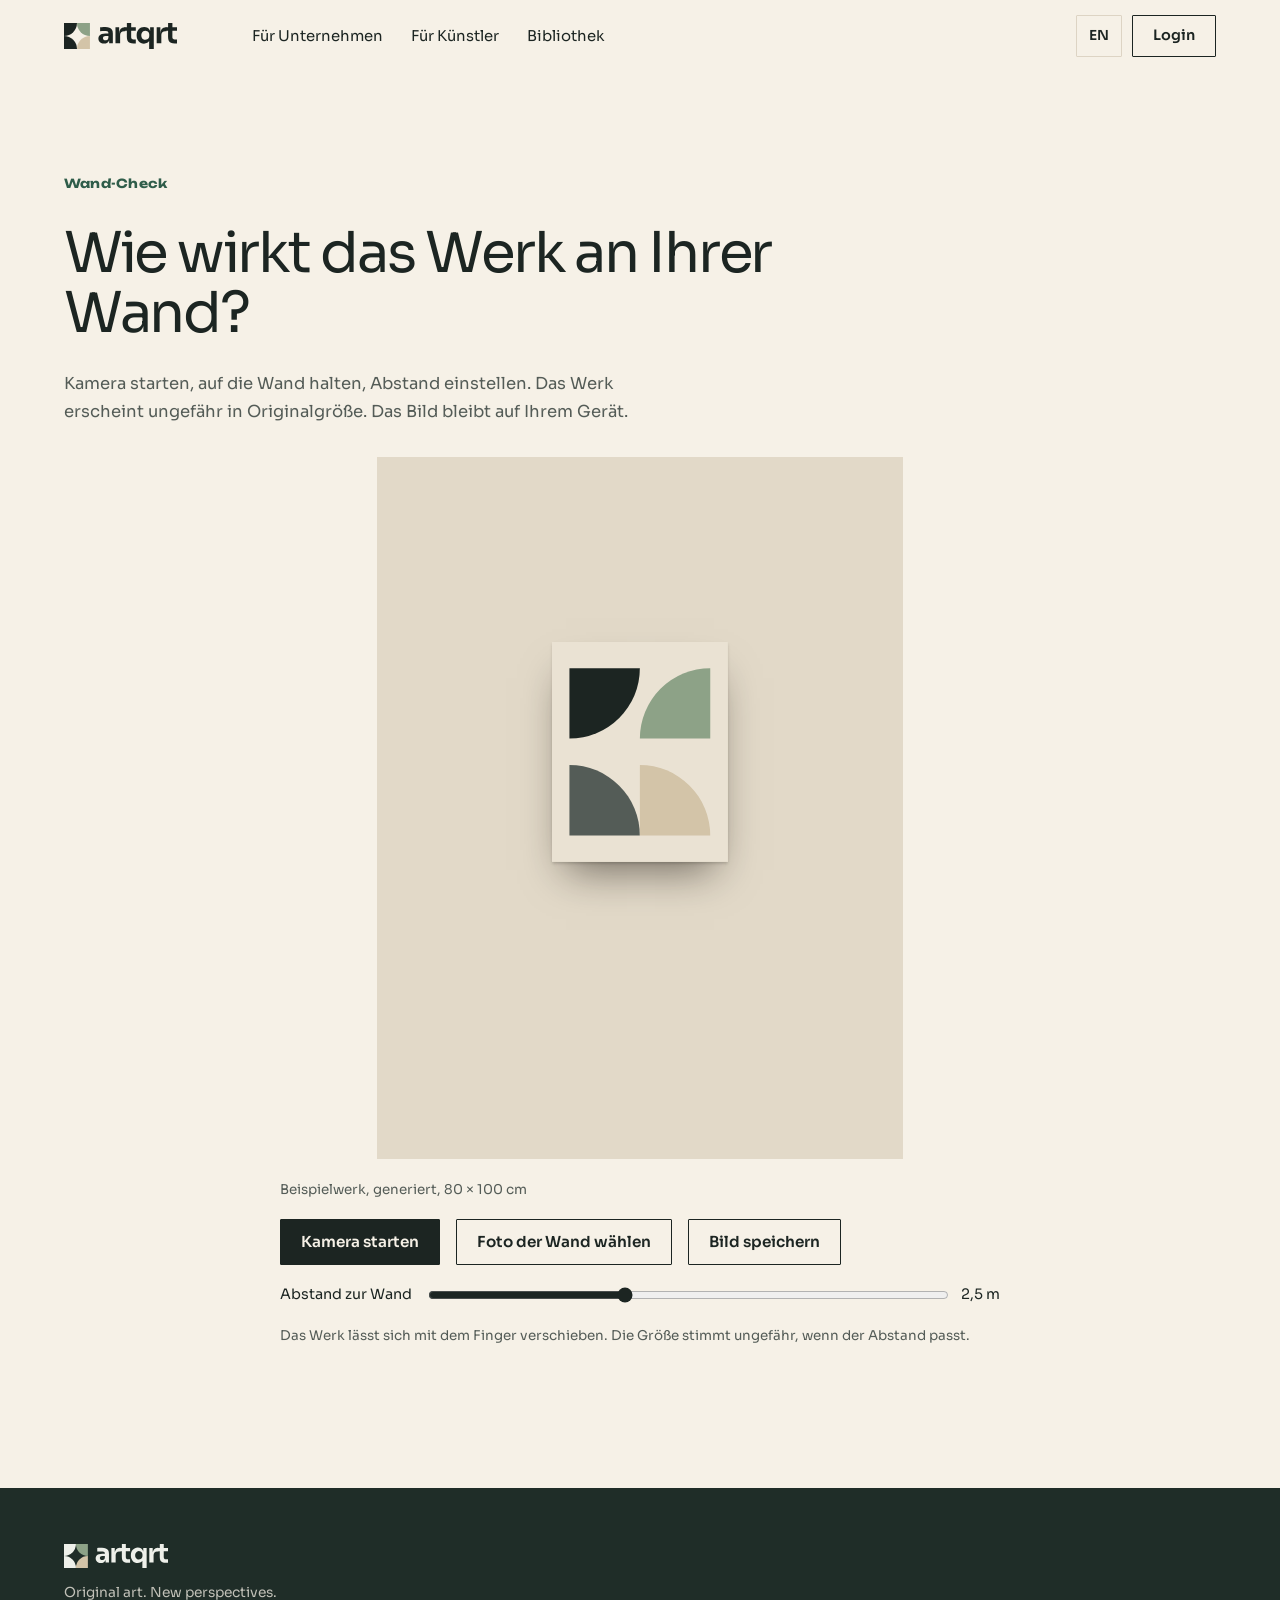
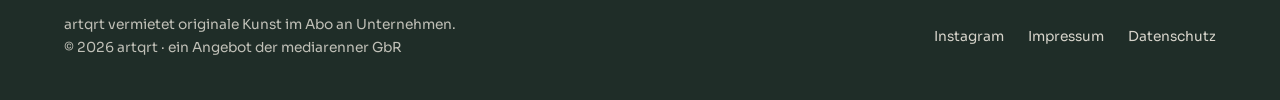
<file: wand-check.html>
<!DOCTYPE html>
<html lang="de" data-title-en="Wall check: try art on your own wall | artqrt">
<head>
<meta charset="utf-8">
<meta name="viewport" content="width=device-width, initial-scale=1, viewport-fit=cover">
<title>Wand-Check: Kunst an der eigenen Wand testen | artqrt</title>
<meta name="description" content="Der artqrt Wand-Check: ein Werk per Handykamera an die eigene Wand halten, ungefähr in Originalgröße. Kostenlos und ohne Anmeldung.">
<link rel="canonical" href="https://www.artqrt.de/wand-check.html">
<meta property="og:type" content="website">
<meta property="og:site_name" content="artqrt">
<meta property="og:locale" content="de_DE">
<meta property="og:url" content="https://www.artqrt.de/wand-check.html">
<meta property="og:title" content="Wand-Check: Kunst an der eigenen Wand testen | artqrt">
<meta property="og:description" content="Der artqrt Wand-Check: ein Werk per Handykamera an die eigene Wand halten, ungefähr in Originalgröße. Kostenlos und ohne Anmeldung.">
<meta property="og:image" content="https://www.artqrt.de/assets/og.png">
<meta property="og:image:width" content="1200">
<meta property="og:image:height" content="630">
<meta property="og:image:alt" content="artqrt: originale Kunst im Abo für Unternehmen">
<meta name="twitter:card" content="summary_large_image">
<script type="application/ld+json">{"@context": "https://schema.org", "@graph": [{"@type": "Organization", "@id": "https://www.artqrt.de/#org", "name": "artqrt", "legalName": "mediarenner GbR", "description": "artqrt vermietet originale Kunst im Abo an Unternehmen. Die Werke wechseln alle 6 Monate, Lieferung und Rückversand sind im Preis enthalten.", "url": "https://www.artqrt.de/", "logo": "https://www.artqrt.de/assets/logo.svg", "email": "info@artqrt.de", "telephone": "+49 176 47305606", "vatID": "DE364329565", "address": {"@type": "PostalAddress", "streetAddress": "Liskircherstraße 17", "postalCode": "93049", "addressLocality": "Regensburg", "addressCountry": "DE"}, "slogan": "Art that changes with your space.", "sameAs": ["https://www.instagram.com/artqrt.official/"]}, {"@type": "BreadcrumbList", "itemListElement": [{"@type": "ListItem", "position": 1, "name": "artqrt", "item": "https://www.artqrt.de/"}, {"@type": "ListItem", "position": 2, "name": "Wand-Check", "item": "https://www.artqrt.de/wand-check.html"}]}]}</script>
<link rel="icon" href="assets/favicon.svg" type="image/svg+xml">
<meta name="theme-color" content="#F6F1E7">
<meta name="color-scheme" content="light">
<link rel="stylesheet" href="assets/site.css">
<script src="assets/site.js"></script>
</head>
<body>
<header class="nav" id="nav">
  <div class="wrap nav-in">
    <a href="index.html" class="brand" aria-label="artqrt Startseite" data-en-label="artqrt home"><img class="logo" src="assets/logo.svg" alt="artqrt" width="113" height="26"></a>
    <nav class="nav-links" aria-label="Hauptnavigation" data-en-label="Main navigation">
      <a href="unternehmen.html" data-en="For companies">Für Unternehmen</a>
      <a href="kuenstler.html" data-en="For artists">Für Künstler</a>
      <a href="bibliothek.html" data-en="Library">Bibliothek</a>
    </nav>
    <div class="nav-tools">
      <button class="lang" id="lang" type="button">EN</button>
      <a href="login.html" class="btn btn-quiet">Login</a>
    </div>
  </div>
</header>

<main id="top">
  <section class="page-head" style="padding-bottom:32px">
    <div class="wrap">
      <p class="kicker">Wand-Check</p>
      <h1 data-en="How does the work look on your wall?">Wie wirkt das Werk an Ihrer Wand?</h1>
      <p class="lead" data-en="Start the camera, point it at the wall, set the distance. The work appears at roughly its real size. The image stays on your device.">Kamera starten, auf die Wand halten, Abstand einstellen. Das Werk erscheint ungefähr in Originalgröße. Das Bild bleibt auf Ihrem Gerät.</p>
    </div>
  </section>
  <section class="section" style="padding-top:0">
    <div class="wrap">
      <div class="wc" id="stage">
        <video id="video" playsinline muted></video>
        <img class="wc-bg" id="bg" alt="">
        <div class="wc-art" id="art"><img id="artImg" alt=""></div>
      </div>
      <div class="wc-bar">
        <p class="wc-note" id="workNote"></p>
        <div class="wc-row">
          <button class="btn" type="button" id="camBtn" data-en="Start camera">Kamera starten</button>
          <label class="btn btn-quiet" for="photo" data-en="Choose a photo of the wall">Foto der Wand wählen</label><input id="photo" type="file" accept="image/*">
          <button class="btn btn-quiet" type="button" id="shot" data-en="Save image">Bild speichern</button>
        </div>
        <div class="wc-range">
          <label for="dist" data-en="Distance to the wall">Abstand zur Wand</label>
          <input id="dist" type="range" min="100" max="500" step="10" value="250">
          <output id="distOut"></output>
        </div>
        <p class="wc-note" id="msg" role="status" data-en="Drag the work with your finger. The size is roughly right when the distance matches.">Das Werk lässt sich mit dem Finger verschieben. Die Größe stimmt ungefähr, wenn der Abstand passt.</p>
      </div>
    </div>
  </section>
</main>
<footer>
  <div class="wrap">
    <div>
      <img class="logo" src="assets/logo-dark.svg" alt="artqrt" width="105" height="24">
      <div class="claim">Original art. New perspectives.</div>
      <div class="about" data-en="artqrt rents original art by subscription to companies.">artqrt vermietet originale Kunst im Abo an Unternehmen.</div>
      <div class="legalname">© <span id="yr"></span> artqrt · <span data-en="a service of mediarenner GbR">ein Angebot der mediarenner GbR</span></div>
    </div>
    <nav aria-label="Rechtliches und Kanäle" data-en-label="Legal and channels">
      <a href="https://www.instagram.com/artqrt.official/" target="_blank" rel="noopener">Instagram</a>
      <a href="impressum.html" data-en="Legal notice">Impressum</a>
      <a href="datenschutz.html" data-en="Privacy">Datenschutz</a>
    </nav>
  </div>
</footer>
<script>
const A = window.ARTQRT, T = A.T, q = new URLSearchParams(location.search);
const SAMPLE = "data:image/svg+xml;utf8," + encodeURIComponent('<svg xmlns="http://www.w3.org/2000/svg" viewBox="0 0 400 500" width="800" height="1000"><rect width="400" height="500" fill="#EAE2D3"/><path d="M40 60H200A160 160 0 0 1 40 220Z" fill="#1C2522"/><path d="M360 220H200A160 160 0 0 1 360 60Z" fill="#8DA287"/><path d="M40 440V280A160 160 0 0 1 200 440Z" fill="#545C57"/><path d="M200 280A160 160 0 0 1 360 440H200Z" fill="#D3C4A8"/></svg>');
const fromLib = /^https:\/\//.test(q.get("img") || "");
const work = fromLib
  ? { img: q.get("img"), w: Math.min(600, Math.max(5, parseFloat(q.get("w")) || 80)), h: Math.min(600, Math.max(5, parseFloat(q.get("h")) || 100)), title: q.get("title") || "" }
  : { img: SAMPLE, w: 80, h: 100, title: T("Beispielwerk, generiert", "Sample work, generated") };

const FOV = 65 * Math.PI / 180;   // Annahme: Bildwinkel der Hauptkamera entlang der langen Bildseite
const stage = document.getElementById("stage"), video = document.getElementById("video"), bg = document.getElementById("bg");
const art = document.getElementById("art"), artImg = document.getElementById("artImg"), dist = document.getElementById("dist"), msg = document.getElementById("msg");
let mode = "none", stream = null;
if (fromLib) artImg.crossOrigin = "anonymous";
artImg.src = work.img;
document.getElementById("workNote").textContent = `${work.title}${work.title ? ", " : ""}${work.w} × ${work.h} cm`;

function source() {
  if (mode === "cam") return { el: video, w: video.videoWidth, h: video.videoHeight };
  if (mode === "photo") return { el: bg, w: bg.naturalWidth, h: bg.naturalHeight };
  return { el: null, w: stage.clientWidth, h: stage.clientHeight };
}
function layout() {
  const s = source(); if (!s.w || !s.h) return;
  const scale = Math.max(stage.clientWidth / s.w, stage.clientHeight / s.h);
  const pxPerCm = Math.max(s.w, s.h) * scale / (2 * dist.value * Math.tan(FOV / 2));
  art.style.width = work.w * pxPerCm + "px"; art.style.height = work.h * pxPerCm + "px";
  document.getElementById("distOut").textContent = (dist.value / 100).toLocaleString(T("de-DE", "en-GB"), { minimumFractionDigits: 1 }) + " m";
}
dist.addEventListener("input", layout); addEventListener("resize", layout); layout();

function setMode(m) { mode = m; stage.classList.toggle("is-cam", m === "cam"); stage.classList.toggle("is-photo", m === "photo"); layout(); }
function stopCam() { if (stream) { stream.getTracks().forEach(t => t.stop()); stream = null; } }
document.getElementById("camBtn").addEventListener("click", async () => {
  try {
    stopCam();
    stream = await navigator.mediaDevices.getUserMedia({ video: { facingMode: { ideal: "environment" } }, audio: false });
    video.srcObject = stream; await video.play(); setMode("cam");
    msg.textContent = T("Stellen Sie den Abstand zur Wand ein. Das Werk lässt sich mit dem Finger verschieben.", "Set the distance to the wall. Drag the work with your finger.");
  } catch (e) {
    msg.textContent = T("Die Kamera lässt sich nicht öffnen. Erlauben Sie den Zugriff im Browser oder wählen Sie ein Foto der Wand.", "The camera can't be opened. Allow access in your browser or choose a photo of the wall.");
  }
});
document.getElementById("photo").addEventListener("change", e => {
  const f = e.target.files[0]; if (!f) return;
  stopCam(); bg.onload = () => setMode("photo"); bg.src = URL.createObjectURL(f);
});
addEventListener("pagehide", stopCam);

/* Werk verschieben */
let drag = null;
art.addEventListener("pointerdown", e => { const r = art.getBoundingClientRect(), b = stage.getBoundingClientRect(); drag = { dx: e.clientX - (r.left + r.width / 2), dy: e.clientY - (r.top + r.height / 2), b }; art.setPointerCapture(e.pointerId); });
art.addEventListener("pointermove", e => { if (!drag) return; art.style.left = (e.clientX - drag.dx - drag.b.left) + "px"; art.style.top = (e.clientY - drag.dy - drag.b.top) + "px"; });
["pointerup", "pointercancel"].forEach(ev => art.addEventListener(ev, () => { drag = null; }));

/* Bild aus Hintergrund und Werk zusammensetzen und lokal speichern */
document.getElementById("shot").addEventListener("click", () => {
  const W = stage.clientWidth, H = stage.clientHeight, k = 2, c = document.createElement("canvas");
  c.width = W * k; c.height = H * k; const ctx = c.getContext("2d"); ctx.scale(k, k);
  ctx.fillStyle = "#E2D9C8"; ctx.fillRect(0, 0, W, H);
  const s = source();
  if (s.el) { const sc = Math.max(W / s.w, H / s.h); ctx.drawImage(s.el, (W - s.w * sc) / 2, (H - s.h * sc) / 2, s.w * sc, s.h * sc); }
  const r = art.getBoundingClientRect(), b = stage.getBoundingClientRect();
  ctx.shadowColor = "rgba(20,15,10,.45)"; ctx.shadowBlur = 28; ctx.shadowOffsetY = 14;
  ctx.drawImage(artImg, r.left - b.left, r.top - b.top, r.width, r.height);
  try {
    c.toBlob(blob => {
      const a = document.createElement("a"); a.href = URL.createObjectURL(blob); a.download = "artqrt-wand-check.jpg"; a.click();
      setTimeout(() => URL.revokeObjectURL(a.href), 4000);
      msg.textContent = T("Das Bild wurde auf Ihrem Gerät gespeichert.", "The image was saved on your device.");
    }, "image/jpeg", 0.9);
  } catch (e) {
    msg.textContent = T("Das Bild lässt sich hier nicht speichern. Ein Screenshot funktioniert immer.", "The image can't be saved here. A screenshot always works.");
  }
});
</script>
</body>
</html>
</file>
<file: assets/site.css>
/* Schriften lokal (DSGVO): Dateien liegen in /fonts, keine Verbindung zu Google */
@font-face{font-family:'Unbounded';src:url('../fonts/unbounded-700.woff2') format('woff2');font-weight:700;font-style:normal;font-display:swap}
@font-face{font-family:'Sora';src:url('../fonts/sora-400.woff2') format('woff2');font-weight:400;font-style:normal;font-display:swap}
@font-face{font-family:'Sora';src:url('../fonts/sora-600.woff2') format('woff2');font-weight:500 600;font-style:normal;font-display:swap}
@font-face{font-family:'Sora';src:url('../fonts/sora-700.woff2') format('woff2');font-weight:700;font-style:normal;font-display:swap}
:root{
  /* artqrt Branding Booklet, Salbei */
  --paper:#F6F1E7; --wall:#ECE5D8; --wall-deep:#E2D9C8; --ink:#1C2522; --stone:#545C57;
  --line:#DDD4C4; --sage:#8DA287; --forest:#2F5D4A; --sand:#D3C4A8; --sand-soft:#EFE6D6; --night:#1F2D28;
  --err:#9A3B2E; --field:#FFFDF8; --on-night:#F6F1E7; --light:rgba(255,252,244,.85); --floor:#DDD3C1;
  --display:'Unbounded','Arial Black','Helvetica Neue',Arial,sans-serif;
  --sans:'Sora','Helvetica Neue',Helvetica,Arial,sans-serif;
  --pad:clamp(20px,5vw,64px); --max:1280px; --ease:cubic-bezier(.22,.61,.36,1);
  color-scheme:light; box-sizing:border-box;
  padding-top:env(safe-area-inset-top,0px); padding-bottom:env(safe-area-inset-bottom,0px);
}
*,*::before,*::after{box-sizing:inherit}
html{scroll-behavior:smooth; scroll-padding-top:calc(80px + env(safe-area-inset-top,0px)); -webkit-text-size-adjust:100%}
body{margin:0; background:var(--paper); color:var(--ink); font:400 16.5px/1.65 var(--sans); -webkit-font-smoothing:antialiased}
::selection{background:var(--sage); color:#1C2522}
img{max-width:100%; display:block}
a{color:inherit}
.prose a,.ans a,.check a{color:var(--forest); text-underline-offset:3px}
button,input,select,textarea{font:inherit; color:inherit}
:focus-visible{outline:2px solid var(--ink); outline-offset:3px}
@media (prefers-reduced-motion:reduce){*{transition:none!important;animation:none!important} html{scroll-behavior:auto}}
h1,h2,h3{margin:0; font-family:var(--sans); font-weight:400; letter-spacing:-.03em}
h2{font-size:clamp(2.1rem,3.8vw,3.3rem); line-height:1.06}
h3{font-size:1.25rem; line-height:1.3; letter-spacing:-.02em}
p{margin:0}
.wrap{max-width:var(--max); margin:0 auto; padding-inline:var(--pad)}
.muted{color:var(--stone)}
.small{font-size:.86rem; line-height:1.5}
.grid12{display:grid; grid-template-columns:repeat(12,1fr); gap:0 24px}

.btn{display:inline-flex; align-items:center; justify-content:center; min-height:50px; padding:0 28px; background:var(--ink); color:var(--paper); border:1px solid var(--ink); border-radius:1px; text-decoration:none; font-weight:500; font-size:.95rem; cursor:pointer; transition:background .3s var(--ease),color .3s var(--ease)}
.btn:hover{background:transparent; color:var(--ink)}
.btn[disabled]{opacity:.55; cursor:progress}
.btn-quiet{background:transparent; color:var(--ink)}
.btn-quiet:hover{background:var(--ink); color:var(--paper)}
.link{display:inline-flex; align-items:center; min-height:48px; text-decoration:none; font-weight:500; font-size:.95rem; background:linear-gradient(currentColor,currentColor) 0 calc(100% - 12px)/100% 1px no-repeat}

/* nav */
.nav{position:fixed; top:0; left:0; right:0; z-index:30; padding-top:env(safe-area-inset-top,0px); transition:background .4s,border-color .4s; border-bottom:1px solid transparent}
.nav.is-solid{background:color-mix(in srgb,var(--paper) 92%,transparent); backdrop-filter:blur(10px); -webkit-backdrop-filter:blur(10px); border-bottom-color:var(--line)}
.nav-in{display:flex; align-items:center; height:72px; gap:24px}
.brand{display:inline-flex; align-items:center; text-decoration:none; color:var(--ink); min-height:44px}
.logo{display:block; height:26px; width:auto}
.nav .btn{margin-left:auto; min-height:42px; padding:0 20px; font-size:.9rem}

/* hero */
.hero{background:var(--paper); padding-top:72px}
.hero-grid{display:grid; grid-template-columns:repeat(12,1fr); gap:0 clamp(24px,4vw,64px); align-items:center; min-height:min(88vh,860px); padding-block:clamp(32px,6vh,72px)}
.hero-copy{grid-column:1/span 6}
.kicker{font-family:var(--display); font-weight:700; font-size:.78rem; letter-spacing:.02em; color:var(--forest); margin-bottom:28px}
.hero h1{font-weight:400; font-size:clamp(2.5rem,4.6vw,4.4rem); line-height:1.06; letter-spacing:-.04em}
.hero h1 span{display:block; color:var(--stone)}
.hero-sub{max-width:38ch; margin-top:28px; color:var(--stone)}
.hero-cta{display:flex; flex-wrap:wrap; gap:14px 30px; margin-top:36px; align-items:center}
.hero-scene{grid-column:7/span 6; position:relative; align-self:stretch; min-height:560px}
.room{position:absolute; inset:0; overflow:hidden; background:radial-gradient(120% 80% at 18% 0%,var(--light) 0%,transparent 60%),var(--wall)}
.room-svg{position:absolute; left:0; right:0; bottom:0; width:100%; height:auto}
/* painting box in room units: centre 50 %, bottom at 470/750 of room-svg; JS keeps it aligned */
.painting{position:absolute; left:50%; transform:translateX(-50%); box-sizing:content-box; padding:var(--fp,8px); background:linear-gradient(135deg,#CDB590,#A88D69); box-shadow:0 2px 3px rgba(40,30,20,.12),0 22px 40px -18px rgba(40,30,20,.45),18px 30px 60px -30px rgba(40,30,20,.3); transition:width .6s var(--ease),height .6s var(--ease),top .6s var(--ease),opacity .45s var(--ease)}
.painting.swap{opacity:0}
.painting .canvas{width:100%; height:100%; overflow:hidden; background:#EAE2D3}
.painting .canvas svg,.painting .canvas img{width:100%; height:100%; display:block; object-fit:fill}
.room-note{position:absolute; right:clamp(14px,2vw,24px); bottom:10px; margin:0; font-size:.74rem; color:var(--stone)}
.menu-btn{display:none}
.d-touch{display:none}
@media (max-width:900px){.hero-copy,.hero-scene{grid-column:1/-1} .hero-copy{padding-bottom:40px} .hero-scene{min-height:0; aspect-ratio:4/5; max-height:620px} .hero-grid{padding-bottom:0}}

/* process + criteria */
.section{padding-block:clamp(88px,11vw,160px)}
.process{display:grid; grid-template-columns:repeat(3,1fr); gap:clamp(28px,4vw,56px); margin-top:64px; border-top:2px solid var(--sage)}
.process article{padding-top:24px}
.process .n{font-family:var(--display); font-weight:700; font-size:.95rem; color:var(--forest); margin-bottom:10px}
.process p{margin-top:10px; color:var(--stone); max-width:32ch}
.criteria{margin-top:clamp(72px,9vw,120px)}
.criteria h3{grid-column:1/span 4}
.criteria ul{grid-column:6/span 7; list-style:none; margin:0; padding:0; display:grid; grid-template-columns:1fr 1fr; gap:22px 32px}
.criteria li{padding-top:14px; border-top:1px solid var(--line)}
@media (max-width:820px){.process{grid-template-columns:1fr} .criteria h3,.criteria ul{grid-column:1/-1} .criteria ul{margin-top:28px; grid-template-columns:1fr}}
.guide>h2{grid-column:1/span 4}
.guide-list{grid-column:6/span 7; display:grid; grid-template-columns:1fr 1fr; gap:40px 32px}
.guide-list article{padding-top:16px; border-top:1px solid var(--line)}
.guide-list p{margin-top:10px; color:var(--stone)}
@media (max-width:900px){.guide>h2,.guide-list{grid-column:1/-1} .guide-list{margin-top:40px}}
@media (max-width:560px){.guide-list{grid-template-columns:1fr; gap:28px}}

/* form */
.form-sec{background:var(--wall); padding-block:clamp(88px,11vw,150px)}
.form-head{display:flex; justify-content:space-between; align-items:end; flex-wrap:wrap; gap:16px 32px; margin-bottom:48px}
form{background:var(--paper); padding:clamp(24px,5vw,72px)}
fieldset{border:0; padding:0; margin:0 0 clamp(56px,7vw,88px); display:grid; grid-template-columns:repeat(12,1fr); gap:0 24px}
fieldset:last-of-type{margin-bottom:0}

.fs-title{grid-column:1/span 4}
.fs-title .n{font-family:var(--display); font-weight:700; font-size:.9rem; color:var(--forest)}
.fs-title h3{margin-top:4px}
.fs-title p{margin-top:10px; color:var(--stone); font-size:.93rem; max-width:30ch}
.fs-body{grid-column:5/span 8; display:grid; grid-template-columns:1fr 1fr; gap:22px 20px}
.full{grid-column:1/-1}
@media (max-width:900px){.fs-title,.fs-body{grid-column:1/-1} .fs-body{margin-top:28px}}
@media (max-width:560px){.fs-body{grid-template-columns:1fr}}
.field label,.field .lbl{display:block; font-size:.88rem; font-weight:500; margin-bottom:8px}
.field .opt{font-weight:400; color:var(--stone)}
input[type=text],input[type=email],input[type=tel],input[type=url],input[type=number],input[type=month],select,textarea{width:100%; min-height:50px; padding:12px 14px; background:var(--field); border:1px solid var(--line); border-radius:1px; font-size:16px; transition:border-color .2s}
textarea{min-height:120px; resize:vertical; line-height:1.5}
input:focus,select:focus,textarea:focus{outline:none; border-color:var(--ink)}
.field.invalid input,.field.invalid textarea,.field.invalid select{border-color:var(--err)}
.hint{font-size:.82rem; color:var(--stone); margin-top:6px}
.error{font-size:.82rem; color:var(--err); margin-top:6px; display:none}
.field.invalid .error{display:block}
.chips{display:flex; flex-wrap:wrap; gap:8px}
.chip input{position:absolute; opacity:0; pointer-events:none}
.chip span{display:inline-flex; align-items:center; min-height:40px; padding:0 14px; border:1px solid var(--line); cursor:pointer; font-size:.92rem; transition:all .2s; user-select:none}
.chip input:checked+span{background:var(--ink); color:var(--paper); border-color:var(--ink)}
.chip input:focus-visible+span{outline:2px solid var(--ink); outline-offset:2px}
.radios{display:grid; gap:10px}
.radio{display:flex; gap:12px; align-items:flex-start; cursor:pointer; font-size:.95rem}
.radio input,.check input{width:18px; height:18px; margin:3px 0 0; accent-color:var(--ink); flex:none}
.check{display:flex; gap:14px; align-items:flex-start; cursor:pointer; font-size:.93rem}
.check input{margin-right:2px!important}
.field label.check{display:flex; font-weight:400; font-size:.93rem; margin-bottom:0}
.counter:empty,.works:empty{display:none}

/* dropzone */
.drop{grid-column:1/-1; border:1px dashed var(--stone); padding:clamp(28px,5vw,48px); text-align:center; cursor:pointer; transition:background .25s,border-color .25s}
.drop:hover,.drop.over{background:var(--sand-soft); border-color:var(--ink)}
.drop strong{font-weight:400; font-size:1.3rem; letter-spacing:-.02em; display:block}
.drop p{margin-top:8px; color:var(--stone); font-size:.9rem}
.drop input{position:absolute; width:1px; height:1px; opacity:0}
.works{grid-column:1/-1; display:grid; gap:20px}
.work{border:1px solid var(--line); display:grid; grid-template-columns:minmax(0,1fr) minmax(0,1.25fr)}
.work-wall{background:var(--wall); position:relative; overflow:hidden; display:flex; flex-direction:column}
.scene{position:relative; width:100%; margin:auto 0}
.scene .art{position:absolute; background-size:cover; background-position:center; box-shadow:0 1px 1px rgba(30,25,20,.08),0 12px 24px -10px rgba(30,25,20,.35); transition:all .45s var(--ease)}
.scene .sb{position:absolute; bottom:0; background:var(--wall-deep); border-top:4px solid var(--sand)}
.scene-note{display:flex; justify-content:space-between; gap:12px; padding:10px 14px; font-size:.78rem; color:var(--stone); border-top:1px solid var(--line)}
.ratio-warn{color:var(--err)}
.work-fields{padding:22px; display:grid; grid-template-columns:1fr 1fr; gap:16px 14px; align-content:start}
.work-fields .field label{font-size:.82rem}
.work-fields input,.work-fields select{min-height:44px; padding:9px 12px}
.work-top{grid-column:1/-1; display:flex; justify-content:space-between; align-items:center; gap:12px}
.work-top .fn{font-size:.82rem; color:var(--stone); overflow:hidden; text-overflow:ellipsis; white-space:nowrap}
.remove{background:none; border:0; cursor:pointer; font-size:.84rem; text-decoration:underline; text-underline-offset:3px; padding:8px 0; color:var(--stone); flex:none}
.remove:hover{color:var(--ink)}
@media (max-width:760px){.work{grid-template-columns:1fr}}
@media (max-width:420px){.work-fields>.field{grid-column:1/-1} .work-fields>.field[data-k=w],.work-fields>.field[data-k=h],.work-fields>.field[data-k=material],.work-fields>.field[data-k=year]{grid-column:auto}}
.counter{grid-column:1/-1; font-size:.86rem; color:var(--stone)}

.submit-row{display:flex; flex-wrap:wrap; justify-content:space-between; align-items:center; gap:20px; margin-top:48px; padding-top:28px; border-top:1px solid var(--line)}
.form-error{color:var(--err); font-size:.92rem; min-height:1.4em}
.demo-note{font-size:.82rem; color:var(--stone); border:1px solid var(--line); padding:4px 10px}
.success{display:none; background:var(--paper); padding:clamp(40px,7vw,96px)}
.success h3{font-weight:400; font-size:clamp(2rem,3.6vw,3rem); line-height:1.1; letter-spacing:-.04em}
.success p{margin-top:20px; color:var(--stone); max-width:52ch}
.done form{display:none} .done .success{display:block}

/* steckbrief */
.brief{background:var(--paper); border-top:2px solid var(--ink); padding:16px 18px 14px; font-size:.84rem; line-height:1.45}
.brief-head{display:flex; justify-content:space-between; align-items:baseline; gap:12px}
.brief .t{font-weight:500; font-size:1.05rem; line-height:1.25; letter-spacing:-.01em}
.brief .tag{font-size:.74rem; color:var(--stone); border:1px solid var(--line); padding:1px 7px; white-space:nowrap}
.brief .a{margin-top:2px}
.brief dl{display:grid; grid-template-columns:auto 1fr; gap:5px 16px; margin:12px 0 0; padding-top:10px; border-top:1px solid var(--line)}
.brief dt{color:var(--stone)} .brief dd{margin:0}
.brief .open{color:var(--stone); opacity:.7}
.brief-slot{padding:0 14px 14px}
.brief-slot .brief{box-shadow:0 1px 2px rgba(0,0,0,.05)}
/* examples */
.examples{display:grid; grid-template-columns:1fr 1fr; gap:clamp(24px,3vw,40px); margin-top:56px}
.ex-wall{background:var(--wall); padding:clamp(28px,6vw,64px) clamp(24px,5vw,56px) clamp(24px,4vw,40px); display:flex; flex-direction:column}
.ex-art{display:flex; justify-content:center; align-items:center; min-height:clamp(220px,30vw,380px)}
.ex-art .frame{width:var(--fw)}
.ex-wall .brief{margin-top:clamp(28px,4vw,44px); align-self:flex-end; width:min(100%,300px); box-shadow:0 1px 2px rgba(0,0,0,.06)}
.frame{position:relative; box-shadow:0 1px 1px rgba(30,25,20,.08),0 14px 28px -12px rgba(30,25,20,.32),0 30px 60px -30px rgba(30,25,20,.25)}
.frame svg{width:100%; height:auto; display:block}
.frame--oak{padding:clamp(5px,1.2%,9px); background:linear-gradient(135deg,#C2AA88,#A88F6C)}
.frame--dark{padding:clamp(5px,1.1%,8px); background:#1C2522}
.frame--dark .mat{background:#FBF8F1; padding:7%}
.ex-cta{display:flex; flex-wrap:wrap; gap:14px 28px; align-items:center; margin-top:48px}
@media (max-width:820px){.examples{grid-template-columns:1fr}}
.works-fits{grid-column:1/-1}
.ex-h{grid-column:1/span 7} .ex-p{grid-column:9/span 4; align-self:end}
@media (max-width:820px){.ex-h,.ex-p{grid-column:1/-1} .ex-p{margin-top:18px}}
/* faq + footer */
.faq-list{grid-column:6/span 7; border-top:1px solid var(--ink)}
.faq .grid12>h2{grid-column:1/span 4}
details{border-bottom:1px solid var(--line)}
summary{list-style:none; cursor:pointer; padding:22px 40px 22px 0; position:relative; font-weight:400; font-size:1.15rem; letter-spacing:-.015em}
summary::-webkit-details-marker{display:none}
summary::after,summary::before{content:""; position:absolute; right:6px; top:50%; width:14px; height:1px; background:var(--ink); transition:transform .35s var(--ease)}
summary::before{transform:rotate(90deg)} details[open] summary::before{transform:rotate(0)}
details .ans{padding:0 0 24px; color:var(--stone); max-width:60ch}
@media (max-width:900px){.faq .grid12>h2,.faq-list{grid-column:1/-1} .faq-list{margin-top:40px}}
footer{background:var(--night); color:var(--on-night); padding-block:56px calc(40px + env(safe-area-inset-bottom,0px)); font-size:.86rem}
footer .wrap{display:flex; justify-content:space-between; align-items:flex-end; flex-wrap:wrap; gap:24px}
footer .logo{height:24px; margin-bottom:14px}
footer .claim{opacity:.75}
footer nav{display:flex; flex-wrap:wrap; gap:4px 24px}
footer a{text-decoration:none; display:inline-flex; min-height:44px; align-items:center; opacity:.85} footer a:hover{opacity:1; text-decoration:underline; text-underline-offset:4px}

/* ===== Website: Navigation, Sprache, Unterseiten ===== */
:root{--navh:72px}
.i18n-pending body{visibility:hidden}
.hero{padding-top:var(--navh)}
.nav-links{display:flex; gap:28px; margin-left:clamp(16px,4vw,56px)}
.nav-links a{display:inline-flex; align-items:center; min-height:44px; text-decoration:none; font-size:.93rem; background:linear-gradient(currentColor,currentColor) 0 calc(100% - 10px)/0 1px no-repeat; transition:background-size .3s var(--ease)}
.nav-links a:hover,.nav-links a[aria-current=page]{background-size:100% 1px}
.nav-tools{margin-left:auto; display:flex; align-items:center; gap:10px}
.nav .btn{margin-left:0}
.lang{min-height:42px; min-width:46px; padding:0 12px; background:none; border:1px solid var(--line); border-radius:1px; font-size:.86rem; font-weight:500; cursor:pointer; transition:border-color .2s}
.lang:hover{border-color:var(--ink)}
@media (max-width:820px){
  :root{--navh:60px}
  .nav{background:var(--paper); border-bottom-color:var(--line)}
  .nav-in{height:60px; gap:10px}
  .nav-links{display:none; position:absolute; top:100%; left:0; right:0; flex-direction:column; gap:0; margin:0; padding:4px var(--pad) 12px; background:var(--paper); border-bottom:1px solid var(--line)}
  .nav.is-open .nav-links{display:flex}
  .nav-links a{min-height:48px; font-size:1rem; background:none; border-top:1px solid var(--line)}
  .menu-btn{display:inline-flex; flex-direction:column; justify-content:center; gap:6px; width:46px; height:42px; padding:0 12px; background:none; border:1px solid var(--line); border-radius:1px; cursor:pointer}
  .menu-btn span{display:block; height:1.5px; background:var(--ink); transition:transform .3s var(--ease)}
  .nav.is-open .menu-btn span:first-child{transform:translateY(3.75px) rotate(45deg)}
  .nav.is-open .menu-btn span:last-child{transform:translateY(-3.75px) rotate(-45deg)}
}
.page-head{padding:calc(var(--navh) + clamp(48px,8vw,104px)) 0 clamp(40px,6vw,72px)}
.page-head h1{font-weight:400; font-size:clamp(2.4rem,4.4vw,4.2rem); line-height:1.06; letter-spacing:-.04em; max-width:18ch}
.page-head h1 span{display:block; color:var(--stone)}
.page-head .lead{max-width:52ch; margin-top:28px; color:var(--stone)}
.band{background:var(--wall)}
.process--4{grid-template-columns:repeat(4,1fr)}
@media (max-width:980px){.process--4{grid-template-columns:1fr 1fr}}
@media (max-width:560px){.process--4{grid-template-columns:1fr}}

/* Startseite: zwei Einstiege */
.doors{display:grid; grid-template-columns:1fr 1fr; gap:clamp(24px,3vw,40px)}
.door{background:var(--wall); padding:clamp(28px,5vw,56px); display:flex; flex-direction:column; gap:16px; text-decoration:none; min-height:300px; transition:background .3s var(--ease)}
.door:hover{background:var(--wall-deep)}
.door h3{font-size:clamp(1.7rem,2.6vw,2.3rem); letter-spacing:-.03em}
.door p{color:var(--stone); max-width:38ch}
.door .link{margin-top:auto; align-self:flex-start}
@media (max-width:820px){.doors{grid-template-columns:1fr}}

/* Pakete */
.plans{display:grid; grid-template-columns:repeat(3,1fr); gap:clamp(20px,2.4vw,32px); margin-top:56px}
.plan{background:var(--paper); border:1px solid var(--line); padding:clamp(24px,3vw,40px); display:flex; flex-direction:column}
.plan .price{font-size:clamp(2.2rem,3.4vw,3rem); line-height:1; letter-spacing:-.04em; margin-top:20px}
.plan .per{font-size:.9rem; color:var(--stone); letter-spacing:0}
.plan .gross{font-size:.82rem; color:var(--stone); margin-top:8px}
.plan ul{list-style:none; margin:24px 0 28px; padding:0}
.plan li{padding:11px 0; border-top:1px solid var(--line); font-size:.93rem}
.plan .btn{margin-top:auto}
@media (max-width:900px){.plans{grid-template-columns:1fr}}
.terms{margin-top:28px; color:var(--stone); max-width:70ch}
.calc{margin-top:clamp(56px,7vw,88px); background:var(--paper); padding:clamp(24px,4vw,56px); display:grid; grid-template-columns:1fr 1fr; gap:32px clamp(24px,4vw,64px)}
.calc h3{font-size:clamp(1.5rem,2.2vw,1.9rem)}
.calc p{margin-top:12px; color:var(--stone); max-width:46ch}
.calc-form{display:grid; grid-template-columns:1fr 1fr; gap:18px 16px; align-content:start}
.calc-out{grid-column:1/-1; padding-top:18px; border-top:1px solid var(--line)}
.calc-out strong{display:block; font-weight:400; font-size:clamp(1.8rem,2.8vw,2.4rem); letter-spacing:-.03em; line-height:1.1}
.calc-out span{display:block; margin-top:4px}
.tiers{width:100%; max-width:46ch; margin-top:20px; border-collapse:collapse; font-variant-numeric:tabular-nums}
.tiers th,.tiers td{text-align:left; padding:10px 0; border-bottom:1px solid var(--line)}
.tiers th{font-weight:400; color:var(--stone); font-size:.85rem}
.tiers td:last-child,.tiers th:last-child{text-align:right}
@media (max-width:820px){.calc{grid-template-columns:1fr}}
@media (max-width:420px){.calc-form{grid-template-columns:1fr}}
.split{display:grid; grid-template-columns:repeat(12,1fr); gap:0 24px; align-items:end}
.split h2{grid-column:1/span 7}
.split .side{grid-column:9/span 4}
.split .side p{color:var(--stone)}
.split .hero-cta{margin-top:24px}
@media (max-width:820px){.split h2,.split .side{grid-column:1/-1} .split .side{margin-top:18px}}

/* Bibliothek */
.lib{display:grid; grid-template-columns:repeat(auto-fill,minmax(280px,1fr)); gap:clamp(20px,2.4vw,32px)}
.lib-card{background:var(--wall); padding:24px; display:flex; flex-direction:column; gap:20px}
.lib-card .pic{display:flex; justify-content:center; align-items:center; min-height:240px}
.lib-card .pic img{max-height:300px; width:auto; box-shadow:0 1px 1px rgba(30,25,20,.08),0 14px 28px -12px rgba(30,25,20,.32)}
.lib-card .brief{box-shadow:0 1px 2px rgba(0,0,0,.05)}
.lib-card .fee{font-size:.84rem; color:var(--stone)}
.lib-card .btn{align-self:flex-start; min-height:44px; padding:0 20px; font-size:.9rem}
.empty{border:1px dashed var(--stone); padding:clamp(32px,6vw,80px); text-align:center}
.empty h2{font-size:clamp(1.6rem,2.6vw,2.2rem)}
.empty p{margin:14px auto 28px; color:var(--stone); max-width:48ch}

/* Login */
.auth{max-width:520px; background:var(--paper); padding:clamp(24px,5vw,48px)}
.tabs{display:flex; border-bottom:1px solid var(--line); margin-bottom:28px}
.tab{flex:1; min-height:48px; background:none; border:0; border-bottom:2px solid transparent; margin-bottom:-1px; cursor:pointer; color:var(--stone)}
.tab[aria-selected=true]{border-bottom-color:var(--ink); color:var(--ink); font-weight:500}
.auth form{background:none; padding:0; display:grid; gap:20px}
input[type=password]{width:100%; min-height:50px; padding:12px 14px; background:var(--field); border:1px solid var(--line); border-radius:1px; font-size:16px}
input[type=password]:focus{outline:none; border-color:var(--ink)}
.auth .switch{font-size:.9rem; color:var(--stone)}
.auth .switch button{background:none; border:0; padding:0; cursor:pointer; text-decoration:underline; text-underline-offset:3px; color:var(--forest)}
.auth-msg{font-size:.92rem; min-height:1.4em}
.auth-msg.is-err{color:var(--err)}

/* Wand-Check */
.wc{position:relative; max-width:720px; aspect-ratio:3/4; max-height:78vh; margin:0 auto; overflow:hidden; background:var(--wall-deep); touch-action:none; user-select:none}
.wc video,.wc .wc-bg{position:absolute; inset:0; width:100%; height:100%; object-fit:cover; display:none}
.wc.is-cam video,.wc.is-photo .wc-bg{display:block}
.wc-art{position:absolute; left:50%; top:42%; transform:translate(-50%,-50%); cursor:grab; box-shadow:0 2px 3px rgba(20,15,10,.2),0 22px 40px -14px rgba(20,15,10,.55)}
.wc-art:active{cursor:grabbing}
.wc-art img{display:block; width:100%; height:100%; pointer-events:none}
.wc-bar{max-width:720px; margin:20px auto 0; display:grid; gap:18px}
.wc-row{display:flex; flex-wrap:wrap; gap:12px 16px; align-items:center}
.wc-row .btn{min-height:46px; padding:0 20px}
.wc-row input[type=file]{position:absolute; width:1px; height:1px; opacity:0}
.wc-range{display:grid; grid-template-columns:auto 1fr auto; gap:14px; align-items:center; font-size:.9rem}
.wc-range input{width:100%; accent-color:var(--ink)}
.wc-note{font-size:.84rem; color:var(--stone)}

/* Rechtstexte */
.legal{max-width:760px}
.legal h2{font-weight:500; font-size:1.2rem; letter-spacing:-.015em; line-height:1.3; margin:48px 0 10px; padding-top:24px; border-top:1px solid var(--line)}
.legal h3{font-weight:500; font-size:1rem; margin:28px 0 6px}
.legal p,.legal li{color:#2E3633; max-width:68ch}
.legal p{margin:0 0 14px}
.legal a{color:var(--forest); text-underline-offset:3px}
.ph{background:var(--sand); color:var(--ink); padding:1px 6px}
.draft{background:var(--wall); border-left:3px solid var(--sage); padding:16px 20px; font-size:.9rem; margin-bottom:40px}
.draft p{margin:0}
footer .legalname{opacity:.75}

/* Konto: Aufträge mit Phasen */
.order{background:var(--paper); border:1px solid var(--line); padding:clamp(20px,3vw,36px); margin-top:20px}
.order-head{display:flex; justify-content:space-between; align-items:baseline; flex-wrap:wrap; gap:6px 16px}
.order-head .small{color:var(--stone)}
.steps{list-style:none; margin:22px 0; padding:0; display:grid; grid-template-columns:repeat(5,1fr); gap:8px}
.steps li{padding-top:10px; border-top:2px solid var(--line); font-size:.8rem; color:var(--stone)}
.steps li.is-done{border-top-color:var(--sage); color:var(--ink)}
.steps li.is-now{border-top-color:var(--ink); color:var(--ink); font-weight:500}
@media (max-width:560px){.steps{grid-template-columns:1fr} .steps li{padding:8px 0 0}}
.order p{max-width:62ch}
.order .note{margin-top:12px; background:var(--sand-soft); padding:12px 16px; font-size:.92rem}
.order-actions{display:flex; flex-wrap:wrap; gap:12px 16px; align-items:center; margin-top:18px}
.order-actions .btn{min-height:46px; padding:0 20px}
.order-actions input[type=file]{position:absolute; width:1px; height:1px; opacity:0}
.acct-list{list-style:none; margin:20px 0 0; padding:0; border-top:1px solid var(--line)}
.acct-list li{display:flex; justify-content:space-between; gap:16px; padding:14px 0; border-bottom:1px solid var(--line)}
.acct-list .muted{white-space:nowrap}
.acct-h{margin-top:clamp(56px,7vw,88px)}
footer .about{opacity:.75; margin-top:10px}

/* ===== Handy-Ansicht: Raumszene zuerst, kompaktere Abschnitte ===== */
@media (min-width:761px){.ship-info summary{display:none}}
.ship-info{border:0}
.ship-info p{background:var(--sand-soft); padding:18px 20px; font-size:.93rem; max-width:none}
@media (hover:none),(max-width:760px){
  .d-desk{display:none}
  .d-touch{display:inline-flex; align-items:center; justify-content:center; min-height:48px; padding:0 26px; background:var(--ink); color:var(--paper); font-size:.95rem; font-weight:500; letter-spacing:0}
}
@media (max-width:760px){
  h2{font-size:1.9rem}
  .section{padding-block:56px}
  .form-sec{padding-block:56px}

  .hero-grid{display:flex; flex-direction:column; min-height:0; padding-block:0 44px}
  .hero-scene{order:-1; min-height:0; max-height:none; aspect-ratio:auto; margin-inline:calc(var(--pad)*-1)}
  .room{position:relative; inset:auto; height:clamp(250px,44svh,400px)}
  .room::before{content:""; position:absolute; left:0; right:0; bottom:0; height:6.4%; background:var(--floor)}
  .room-svg{height:100%}
  .room-note{position:static; padding:8px var(--pad) 0; font-size:.72rem}
  .hero-copy{display:flex; flex-direction:column; padding:22px 0 0}
  .hero .kicker{margin-bottom:12px; font-size:.7rem}
  .hero h1{font-size:clamp(1.85rem,8.2vw,2.5rem)}
  .hero-cta{order:1; margin-top:22px; gap:6px 24px}
  .hero-sub{order:2; margin-top:20px; max-width:none; font-size:.97rem}

  .examples{display:flex; overflow-x:auto; scroll-snap-type:x mandatory; gap:12px; margin-top:28px; margin-inline:calc(var(--pad)*-1); padding-inline:var(--pad); scroll-padding-inline:var(--pad); scrollbar-width:none}
  .examples::-webkit-scrollbar{display:none}
  .ex-wall{flex:0 0 84%; scroll-snap-align:start; padding:26px 16px 16px}
  .ex-art{min-height:230px}
  .ex-wall .brief{margin-top:22px; width:100%}
  .ex-cta{margin-top:28px}

  .process{margin-top:28px; gap:0}
  .process article{display:grid; grid-template-columns:42px 1fr; padding:18px 0; border-bottom:1px solid var(--line)}
  .process .n{grid-row:1/3; margin:4px 0 0}
  .process p{margin-top:4px; max-width:none; font-size:.95rem}
  .criteria{margin-top:44px}
  .criteria ul{margin-top:16px; gap:0}
  .criteria li{padding:12px 0}

  .form-head{margin-bottom:22px}
  form{margin-inline:calc(var(--pad)*-1 + 6px); padding:26px 16px}
  fieldset{margin-bottom:40px}
  .fs-title p{max-width:none; margin-top:6px}
  .fs-body{margin-top:18px; gap:16px}
  textarea{min-height:104px}
  .chips{gap:6px}
  .chip span{min-height:38px; padding:0 11px; font-size:.86rem}
  .drop{padding:22px 16px}
  .drop p{font-size:.84rem}
  .work-fields{padding:16px; gap:14px 12px}
  .ship-info{background:var(--sand-soft)}
  .ship-info summary{padding:14px 44px 14px 16px; font-size:.95rem; font-weight:500}
  .ship-info summary::after,.ship-info summary::before{right:16px}
  .ship-info p{padding:0 16px 16px; background:none}
  .submit-row{margin-top:32px; padding-top:20px}
  .submit-row .btn{width:100%}
  .guide-list{margin-top:28px; gap:22px}
  .faq .faq-list{margin-top:24px}
  summary{padding:18px 40px 18px 0; font-size:1.05rem}
}

/* Bibliothek: Filter und Beschreibung */
.lib-filter{display:flex; flex-wrap:wrap; gap:12px 20px; align-items:flex-end; margin-bottom:24px}
.lib-filter label{display:grid; gap:4px; font-size:.84rem; color:var(--stone)}
.lib-filter select{min-height:42px; padding:8px 12px; min-width:140px}
.brief .desc{margin-top:10px; color:var(--ink)}
.lib-card .fee{font-variant-numeric:tabular-nums}
.lib-card > .link{align-self:flex-start; margin-top:-8px; font-size:.9rem}
.brief .fee{margin-top:10px; padding-top:8px; border-top:1px solid var(--line)}

/* Startseite: Hinweis für Künstler bei Links mit ?ref= */
.ref-hint{padding-top:96px; margin-bottom:-72px}
@media (max-width:760px){.ref-hint{padding-top:84px; margin-bottom:0}}
</file>
